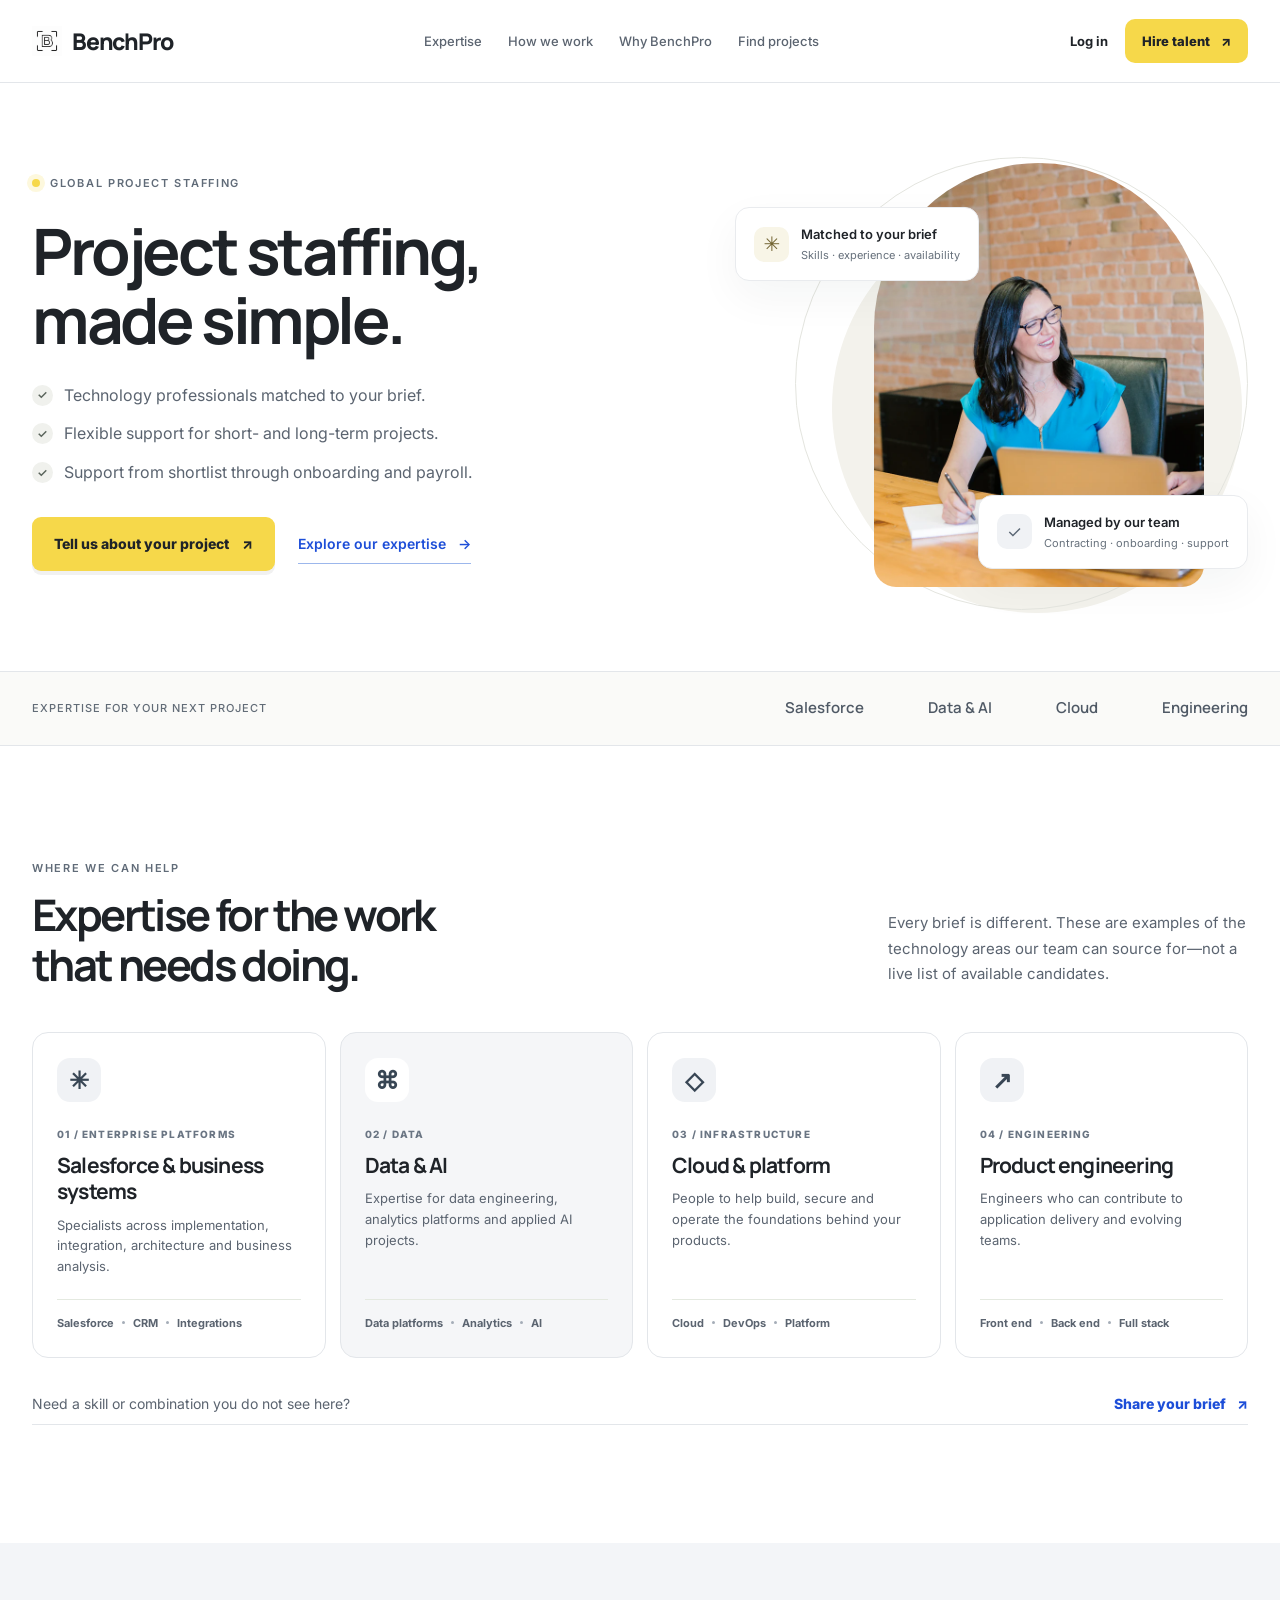
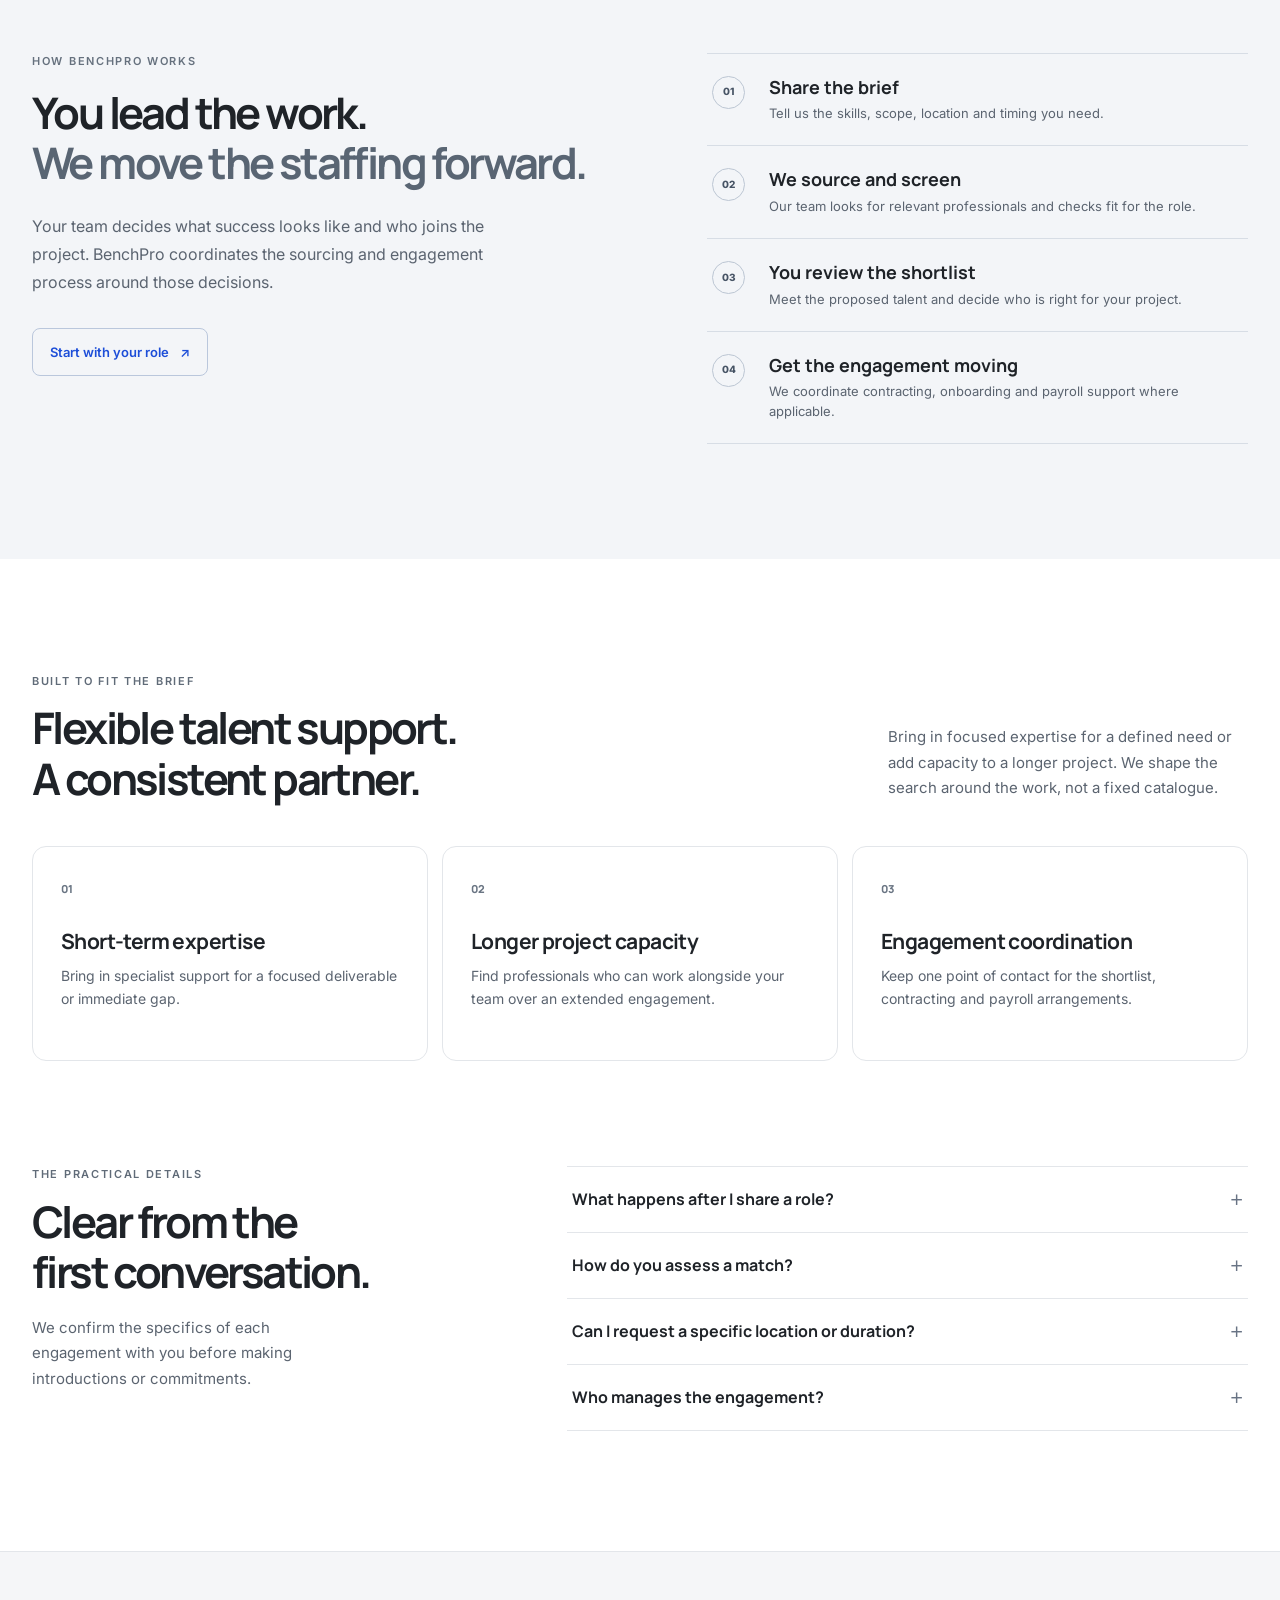
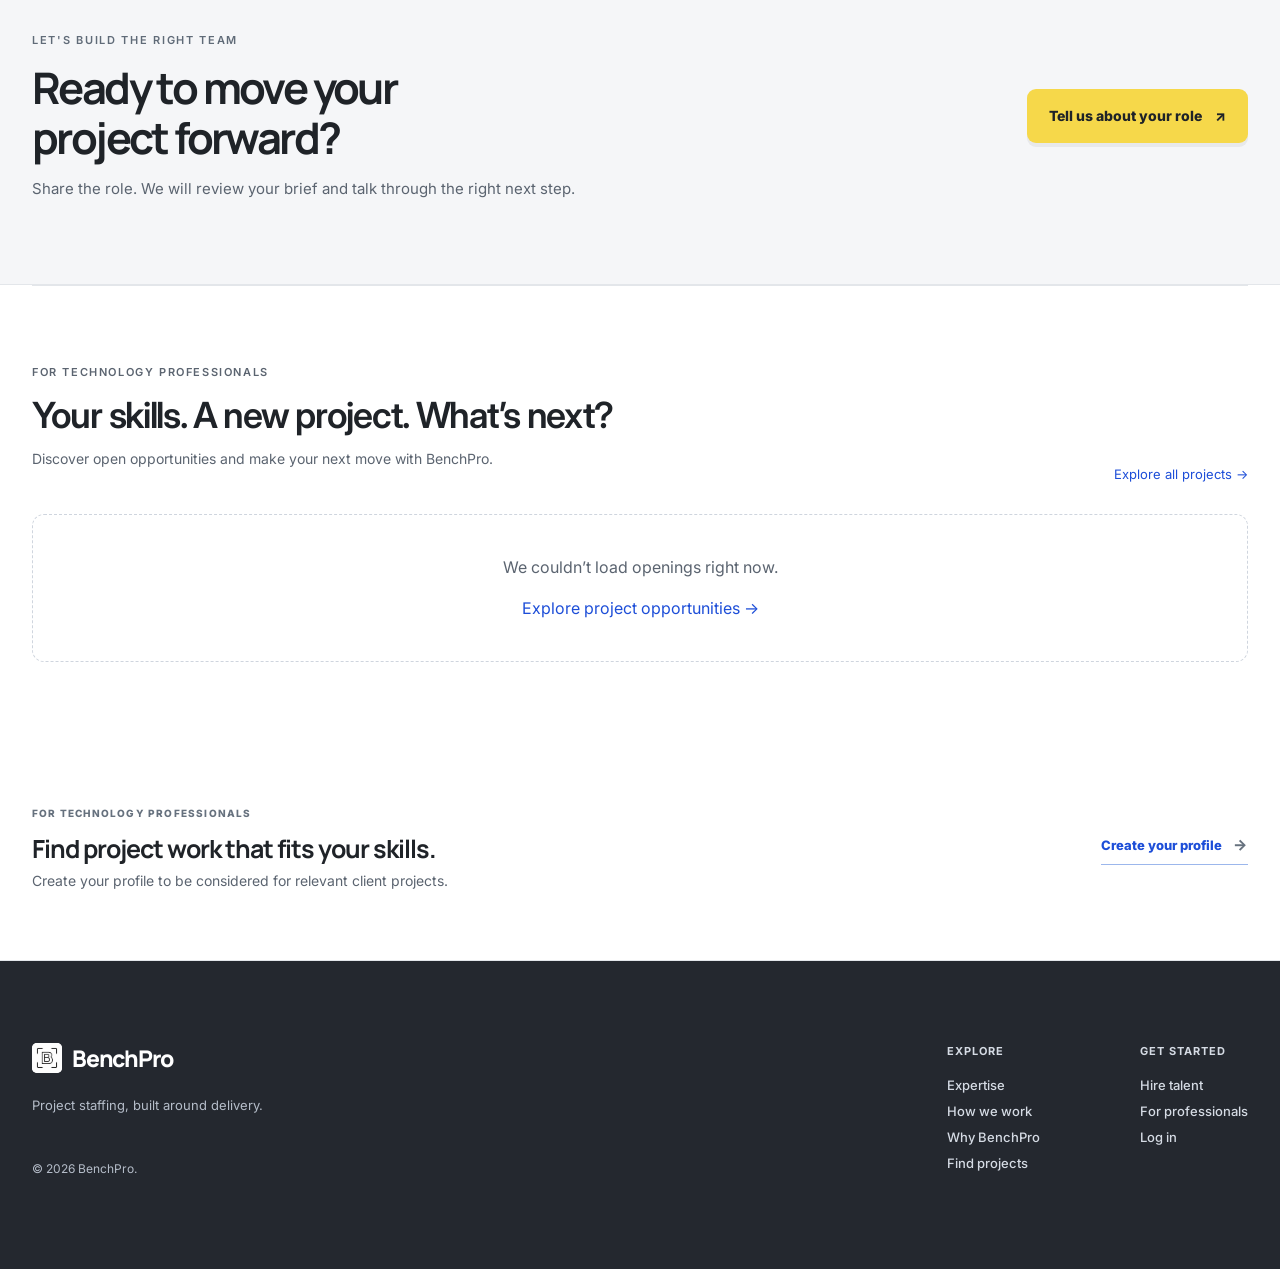
<file: index.html>
<!doctype html>
<html lang="en">
<head>
  <meta charset="utf-8" />
  <meta name="viewport" content="width=device-width, initial-scale=1" />
  <meta name="theme-color" content="#ffffff" />
  <meta name="description" content="BenchPro helps companies source and onboard technology professionals for project work, with a managed path from brief to shortlist, contracting and payroll." />
  <meta property="og:title" content="BenchPro — Project staffing, made simple" />
  <meta property="og:description" content="Technology talent matched to your project brief, with one partner from shortlist through onboarding." />
  <meta property="og:type" content="website" />
  <meta property="og:image" content="https://www.benchpro.in/images/benchpro-logo.png" />
  <title>BenchPro — Project staffing, made simple</title>
  <link rel="icon" type="image/png" href="images/benchpro-logo.png">
  <link rel="stylesheet" href="brand.css">
  <link rel="preconnect" href="https://fonts.googleapis.com">
  <link rel="preconnect" href="https://fonts.gstatic.com" crossorigin>
  <link href="https://fonts.googleapis.com/css2?family=DM+Sans:wght@400;500;600;700&family=Manrope:wght@400;500;600;700;800&display=swap" rel="stylesheet">
  <style>
    :root{--ink:#172a26;--muted:#71807a;--green:#bde578;--deep:#1e3e35;--paper:#f7f8f5;--line:#e7eae4;--white:#fff;--orange:#f4a16c;--shadow:0 18px 55px rgba(29,54,45,.08)}
    *{box-sizing:border-box} body{margin:0;background:var(--paper);color:var(--ink);font:15px 'DM Sans',sans-serif} button,input,select{font:inherit} button{cursor:pointer} a{color:inherit;text-decoration:none}.shell{width:min(1180px,calc(100% - 48px));margin:auto}
    header{height:82px;display:flex;align-items:center;justify-content:space-between;border-bottom:1px solid #e9ece6}.brand{font:800 23px Manrope,sans-serif;letter-spacing:-1.3px;display:flex;gap:9px;align-items:center}.brand-mark{width:25px;height:25px;background:var(--green);border-radius:8px 8px 8px 2px;position:relative}.brand-mark:after{content:'';position:absolute;width:7px;height:7px;border:2px solid var(--deep);border-radius:50%;right:4px;top:4px}.nav{display:flex;gap:35px;align-items:center;color:#596761;font-weight:600;font-size:14px}.nav a:hover{color:var(--deep)}.actions{display:flex;align-items:center;gap:19px}.login-button{display:inline-flex;align-items:center;justify-content:center;padding:11px 17px;border:1px solid rgba(24,59,51,.16);border-radius:10px;background:radial-gradient(150% 267% at 50% 50%, #FFDC00 0%, #F6FF66 100%);color:var(--deep);font-weight:800;font-size:13px;white-space:nowrap;transition:background .15s,transform .15s}.login-button:hover{background:radial-gradient(150% 267% at 50% 50%, #FFDC00 0%, #F6FF66 100%);transform:translateY(-1px)}.login{font-weight:600;font-size:14px}.btn{border:0;border-radius:10px;background:var(--deep);color:white;padding:13px 19px;font-weight:700;font-size:13px;transition:transform .15s,background .15s}.btn:hover{background:#31594c;transform:translateY(-1px)}.btn.light{background:#fff;color:var(--deep);border:1px solid var(--line)}.btn.light:hover{background:#f1f4ed}.menu{display:none;background:none;border:0;font-size:23px;color:var(--deep)}
    .hero{display:grid;grid-template-columns:1.06fr .94fr;align-items:center;gap:45px;padding:66px 0 52px;min-height:485px}.eyebrow{display:inline-flex;align-items:center;gap:8px;padding:8px 12px;border-radius:30px;background:#edf4e4;color:#4c6941;font-size:11px;font-weight:700;letter-spacing:.5px;text-transform:uppercase}.eyebrow i{width:7px;height:7px;background:#88b952;border-radius:50%}h1,h2,h3,p{margin-top:0}h1{font:700 clamp(43px,5.2vw,66px)/1.06 Manrope,sans-serif;letter-spacing:-3.7px;margin:20px 0 19px;max-width:600px}h1 em{font-style:normal;color:#6f9d4b}.hero-copy{font-size:16px;color:var(--muted);line-height:1.7;max-width:505px;margin-bottom:25px}.hero-points{list-style:none;padding:0;display:grid;gap:12px}.hero-points li{display:flex;align-items:flex-start;gap:10px;font-size:15px;line-height:1.55;color:var(--muted)}.hero-points li:before{content:'✓';flex:0 0 20px;width:20px;height:20px;border-radius:50%;display:grid;place-items:center;background:#edf4e4;color:#5f8a3f;font-size:12px;font-weight:700;margin-top:1px}.hero-ctas{display:flex;gap:11px;align-items:center}.hero-ctas .btn{padding:15px 20px}.hero-ctas .btn:not(.light){background:radial-gradient(150% 267% at 50% 50%, #FFDC00 0%, #F6FF66 100%);color:var(--deep)}.hero-ctas .btn:not(.light):hover{background:radial-gradient(150% 267% at 50% 50%, #FFDC00 0%, #F6FF66 100%);transform:translateY(-1px)}.proof{display:flex;align-items:center;gap:12px;margin-top:31px;color:#66746e;font-size:12px}.avatars{display:flex;padding-left:4px}.avatars img{width:28px;height:28px;border-radius:50%;object-fit:cover;border:2px solid var(--paper);margin-left:-5px}.proof strong{color:var(--ink)}
    .visual{height:350px;position:relative;display:flex;align-items:center;justify-content:center}.blob{position:absolute;width:290px;height:290px;border-radius:50%;background:#e3efcf;right:34px;top:27px}.orbit{position:absolute;width:335px;height:335px;border:1px dashed #cdd8c2;border-radius:50%;right:10px;top:4px}.visual-photo{position:absolute;right:68px;top:12px;width:237px;height:318px;object-fit:cover;object-position:center;border-radius:125px 125px 18px 18px;z-index:1}.float-card{position:absolute;z-index:2;background:white;border:1px solid #eef0eb;border-radius:13px;padding:13px 15px;box-shadow:var(--shadow)}.match-card{left:6px;top:54px;display:flex;gap:10px;align-items:center}.match-icon{width:34px;height:34px;background:#eff6e4;border-radius:10px;display:grid;place-items:center;color:#5f8a3f;font-weight:bold}.float-card strong{font:700 12px Manrope}.float-card small{display:block;color:var(--muted);font-size:10px;margin-top:3px}.rate-card{right:0;bottom:33px}.rate-card span{color:#79a456;font-size:12px;font-weight:bold}.online-card{left:26px;bottom:62px}.online-card b{color:#77a94d}.sparkle{position:absolute;right:40px;top:0;color:#8fae62;font-size:26px}
    .trusted{border-top:1px solid var(--line);border-bottom:1px solid var(--line);padding:22px 0;display:flex;align-items:center;justify-content:space-between;color:#929b95;font-size:11px;font-weight:700;letter-spacing:.6px;text-transform:uppercase}.logos{display:flex;align-items:center;gap:38px;color:#65726b;font:700 15px Manrope;letter-spacing:-.5px}.logos span:nth-child(2){font-weight:500;font-family:Georgia,serif;font-style:italic}.logos span:nth-child(3){letter-spacing:1.3px;font-size:13px}.logos span:nth-child(4){font-size:14px}.section{padding:72px 0 82px}.section-head{display:flex;justify-content:space-between;align-items:end;margin-bottom:23px}.kicker{font-weight:700;color:#84a95f;font-size:11px;text-transform:uppercase;letter-spacing:1px;margin-bottom:10px}h2{font:700 33px Manrope;letter-spacing:-1.4px;margin-bottom:7px}.section-head p{color:var(--muted);margin:0;font-size:14px}.text-link{font-weight:700;color:#567d3c;font-size:13px}.search-panel{background:#fff;border:1px solid var(--line);border-radius:13px;padding:11px;display:grid;grid-template-columns:1.6fr .8fr .8fr auto;gap:8px;box-shadow:0 7px 26px rgba(37,57,42,.04);margin-bottom:17px}.field{display:flex;align-items:center;gap:10px;border-right:1px solid var(--line);padding:0 12px}.field span{font-size:16px;color:#77877e}.field input,.field select{border:0;outline:0;width:100%;color:var(--ink);background:transparent;font-size:13px}.field select{appearance:none}.search-panel .btn{padding:13px 22px}.filters{display:flex;gap:8px;margin-bottom:26px;align-items:center}.filter{border:1px solid #e3e8df;background:transparent;border-radius:30px;padding:8px 13px;color:#69766f;font-size:11px;font-weight:600}.filter.active,.filter:hover{background:#eaf2de;color:#456436;border-color:#eaf2de}.results{font-size:12px;color:#87938c;margin-left:auto}.cards{display:grid;grid-template-columns:repeat(3,1fr);gap:15px}.talent-card{background:white;border:1px solid var(--line);border-radius:14px;padding:18px;transition:box-shadow .2s,transform .2s;cursor:pointer}.talent-card:hover{box-shadow:var(--shadow);transform:translateY(-3px)}.card-top{display:flex;align-items:flex-start;justify-content:space-between}.person{display:flex;gap:11px;align-items:center}.person img{width:48px;height:48px;border-radius:50%;object-fit:cover}.person h3{font:700 14px Manrope;margin:0 0 3px}.person p{font-size:11px;color:var(--muted);margin:0}.save{border:1px solid var(--line);background:#fff;border-radius:50%;width:32px;height:32px;color:#718078;font-size:17px}.save.saved{color:#da7c54;background:#fff2ec;border-color:#f7dfd2}.rating{font-size:11px;color:#869088;margin:15px 0 12px}.rating strong{color:var(--ink)}.rating b{color:#d79a40}.tags{display:flex;gap:6px;flex-wrap:wrap;margin:0 0 15px}.tag{background:#f3f5f1;color:#617067;padding:6px 9px;border-radius:5px;font-size:10px;font-weight:600}.tag.extra{background:#f9f0e9;color:#a16d4a}.card-bottom{padding-top:13px;border-top:1px solid #eff1ed;display:flex;justify-content:space-between;align-items:center}.location{color:#76837d;font-size:11px}.price{font:700 14px Manrope}.price small{font:400 10px 'DM Sans';color:#929b95}.availability{font-size:10px;color:#638a46;font-weight:700;margin-top:11px}.availability:before{content:'';display:inline-block;width:6px;height:6px;background:#82b154;border-radius:50%;margin-right:6px}.empty{display:none;text-align:center;padding:38px;background:#fff;border-radius:14px;color:var(--muted)}
    .bottom-cta{background:radial-gradient(150% 267% at 50% 50%, #FFDC00 0%, #F6FF66 100%);color:var(--deep);border-radius:18px;padding:35px 40px;display:flex;justify-content:space-between;align-items:center;margin:0 0 70px;position:relative;overflow:hidden}.bottom-cta:after{content:'';position:absolute;width:210px;height:210px;border:1px solid rgba(24,59,51,.14);border-radius:50%;right:28%;top:-140px}.bottom-cta h2{font-size:26px;margin:0 0 7px;position:relative;z-index:1}.bottom-cta p{margin:0;color:#43544D;font-size:13px;position:relative;z-index:1}.bottom-cta .btn{background:var(--green);color:#253c2f;position:relative;z-index:1}.bottom-cta .btn:hover{background:#cdefa0}footer{border-top:1px solid var(--line);padding:24px 0 34px;color:#849088;font-size:11px;display:flex;justify-content:space-between}.footer-links{display:flex;gap:20px}
    .steps-grid{display:grid;grid-template-columns:repeat(4,1fr);gap:13px;margin-top:24px}.step{background:#fff;border:1px solid var(--line);border-radius:13px;padding:19px;min-height:145px}.step-num{color:#82a85b;font:700 12px Manrope;margin-bottom:18px}.step h3{font:700 14px Manrope;margin:0 0 8px}.step p{font-size:12px;color:var(--muted);line-height:1.55;margin:0}
    .modal-wrap{display:none;position:fixed;inset:0;background:rgba(22,39,32,.42);z-index:10;align-items:center;justify-content:center;padding:20px}.modal-wrap.open{display:flex}.modal{background:#fff;border-radius:18px;width:min(480px,100%);padding:27px;position:relative;box-shadow:0 25px 80px #172a2630}.modal-close{position:absolute;right:17px;top:15px;border:0;background:none;font-size:22px;color:#66736c}.modal-head{display:flex;gap:13px;align-items:center;margin:7px 0 17px}.modal-head img{width:60px;height:60px;border-radius:50%;object-fit:cover}.modal h3{font:700 19px Manrope;margin:0 0 5px}.modal p{font-size:13px;color:var(--muted);line-height:1.6}.modal .tags{margin-top:15px}.modal-action{width:100%;margin-top:9px}
    @media(max-width:800px){.nav{gap:17px}.hero{gap:15px}.visual{transform:scale(.88);transform-origin:center right;margin-left:-40px}.search-panel{grid-template-columns:1fr 1fr}.field:nth-child(2){border-right:0}.cards{grid-template-columns:repeat(2,1fr)}.trusted{gap:15px}.logos{gap:19px}.steps-grid{grid-template-columns:repeat(2,1fr)}}
    @media(max-width:600px){.shell{width:calc(100% - 34px)}header{height:69px}.nav{display:none;position:absolute;left:0;right:0;top:69px;background:var(--paper);padding:20px 24px;z-index:5;border-bottom:1px solid var(--line);flex-direction:column;align-items:flex-start}.nav.open{display:flex}.actions{gap:8px}.actions .login{display:none}.login-button{padding:10px 12px;font-size:11px}.actions>.btn{padding:11px 13px;font-size:11px}.menu{display:block}.hero{display:flex;flex-direction:column;align-items:flex-start;padding:44px 0 24px;gap:0}.hero-copy{font-size:14px}h1{font-size:47px}.visual{align-self:center;width:100%;height:300px;margin:4px 0 0;transform:scale(.88);transform-origin:center}.trusted{display:block;text-align:center;line-height:1.7}.logos{justify-content:center;flex-wrap:wrap;gap:12px 22px;margin-top:12px}.section{padding:54px 0}.section-head{align-items:flex-start;gap:15px}.section-head>div:nth-child(2){display:none}h2{font-size:27px}.section-head p{font-size:12px}.search-panel{grid-template-columns:1fr;gap:3px;padding:9px}.field{height:42px;border-right:0;border-bottom:1px solid var(--line)}.field:nth-child(2){border-bottom:1px solid var(--line)}.search-panel .btn{margin-top:4px}.filters{overflow:auto;padding-bottom:5px;flex-wrap:nowrap}.filter{white-space:nowrap}.results{display:none}.cards{grid-template-columns:1fr}.talent-card{padding:17px}.steps-grid{grid-template-columns:1fr 1fr;gap:8px}.step{padding:14px;min-height:152px}.bottom-cta{padding:27px 22px;display:block;margin-bottom:45px}.bottom-cta h2{font-size:23px;max-width:280px}.bottom-cta p{line-height:1.6;max-width:280px;margin-bottom:16px}.footer-links{gap:12px}footer{gap:15px;line-height:1.6}}
  </style>
  <style>
    .modal{max-height:calc(100vh - 40px);overflow:auto}.form-grid{display:grid;grid-template-columns:repeat(2,minmax(0,1fr));gap:0 9px}.intake-required-field{min-width:0;display:flex;flex-direction:column}.intake-required-field.full{grid-column:1/-1}.intake-required-field .form-field{margin-bottom:3px}.intake-field-error{display:block;color:#a33b32;font-size:11px;line-height:1.35;margin:0 1px 8px}.intake-field-error[hidden]{display:none}.role-details-error{margin:1px 0 10px}.form-field{width:100%;min-width:0;padding:13px;border:1px solid #e4e8e1;border-radius:9px;margin:4px 0 10px;background:#fff;color:var(--ink);font:inherit}.form-field:focus{outline:2px solid #89ac62;outline-offset:1px}.form-field.full{grid-column:1/-1}.form-field::placeholder,.form-field.is-placeholder{color:#89958e}.form-field.is-placeholder,select.form-field.is-placeholder{-webkit-text-fill-color:#89958e!important;color:#89958e!important}.form-field.is-placeholder option:not([value=""]){color:var(--ink);-webkit-text-fill-color:var(--ink)}@media(max-width:480px){.form-grid{grid-template-columns:1fr}.form-field.full{grid-column:auto}}
    .jd-upload{grid-column:1/-1;margin:2px 0 10px}.jd-upload-label{font-size:12px;font-weight:700;color:var(--ink);margin:0 0 7px}.jd-dropzone{border:1px dashed #b9c8b4;border-radius:10px;background:#fbfcf9;padding:15px;display:flex;align-items:center;justify-content:space-between;gap:12px;color:var(--muted);font-size:12px;cursor:pointer}.jd-dropzone:hover,.jd-dropzone:focus,.jd-dropzone.dragover{border-color:#789c58;background:#f4f8ee;outline:2px solid #89ac6240}.jd-drop-copy strong{display:block;color:var(--ink);font-size:13px;margin-bottom:3px}.jd-drop-actions{display:flex;align-items:center;gap:8px;flex:none}.jd-file-name{font-size:11px;color:var(--deep);font-weight:700;overflow-wrap:anywhere}.jd-upload-note{font-size:10px;color:var(--muted);margin:6px 0 0}.jd-file-button,.jd-remove-button{border:1px solid var(--line);border-radius:7px;background:white;padding:8px 10px;color:var(--deep);font-size:11px;font-weight:700;cursor:pointer}.jd-remove-button{color:#8a493b}.@media(max-width:480px){.jd-upload{grid-column:auto}.jd-dropzone{align-items:flex-start;flex-direction:column}.jd-drop-actions{width:100%;justify-content:space-between}}
    .date-field{position:relative;min-width:0}.date-field:before{content:attr(data-placeholder);position:absolute;z-index:1;left:14px;top:17px;color:#89958e;font-size:15px;line-height:1;pointer-events:none}.date-field:not(.has-value):not(:focus-within) input{color:transparent}.date-field:focus-within:before,.date-field.has-value:before{display:none}
  </style>
  <link rel="stylesheet" href="homepage.css?v=20261027-hero" />
  <link rel="stylesheet" href="homepage-neutral.css?v=20261027-hero">
  <link rel="stylesheet" href="projects.css">
</head>
<body>
  <header class="home-header">
    <div class="shell home-header-inner">
      <a class="brand" href="#top" aria-label="BenchPro home"><img class="brand-logo" src="images/benchpro-logo.png" alt="">BenchPro</a>
      <nav class="nav" id="nav" aria-label="Main navigation"><a href="#expertise">Expertise</a><a href="#how">How we work</a><a href="#advantage">Why BenchPro</a><a href="projects.html">Find projects</a></nav>
      <div class="actions"><a class="home-login" href="login.html">Log in</a><button class="btn home-header-cta" type="button" data-modal="employer">Hire talent <span aria-hidden="true">↗</span></button><button class="menu" id="menu" type="button" aria-label="Open menu" aria-controls="nav" aria-expanded="false">☰</button></div>
    </div>
  </header>
  <main id="top">
    <section class="home-hero shell" aria-labelledby="home-hero-title">
      <div class="home-hero-copy">
        <div class="home-eyebrow"><span aria-hidden="true"></span> Global project staffing</div>
        <h1 id="home-hero-title">Project staffing,<br>made simple.</h1>
        <ul class="home-hero-benefits">
          <li><span aria-hidden="true">✓</span>Technology professionals matched to your brief.</li>
          <li><span aria-hidden="true">✓</span>Flexible support for short- and long-term projects.</li>
          <li><span aria-hidden="true">✓</span>Support from shortlist through onboarding and payroll.</li>
        </ul>
        <div class="home-hero-actions"><button class="btn home-primary" type="button" data-modal="employer">Tell us about your project <span aria-hidden="true">↗</span></button><a class="home-secondary" href="#expertise">Explore our expertise <span aria-hidden="true">→</span></a></div>
      </div>
      <div class="home-hero-visual">
        <img class="home-hero-photo" src="images/project-professional.webp" width="700" height="900" fetchpriority="high" alt="A professional working at a laptop in a collaborative office">
        <div class="home-hero-card home-hero-card-match"><span class="home-hero-card-icon" aria-hidden="true">✳</span><div><strong>Matched to your brief</strong><small>Skills · experience · availability</small></div></div>
        <div class="home-hero-card home-hero-card-managed"><span class="home-hero-card-icon" aria-hidden="true">✓</span><div><strong>Managed by our team</strong><small>Contracting · onboarding · support</small></div></div>
      </div>
    </section>
    <div class="home-specialties"><div class="shell home-specialties-inner"><p>Expertise for your next project</p><ul aria-label="Technology specialities"><li>Salesforce</li><li>Data &amp; AI</li><li>Cloud</li><li>Engineering</li></ul></div></div>
    <section class="home-section shell" id="expertise">
      <div class="home-section-head"><div><div class="home-label">WHERE WE CAN HELP</div><h2>Expertise for the work<br>that needs doing.</h2></div><p>Every brief is different. These are examples of the technology areas our team can source for—not a live list of available candidates.</p></div>
      <div class="home-expertise-grid">
        <article class="home-expertise-card"><div class="home-expertise-icon" aria-hidden="true">✳</div><span>01 / ENTERPRISE PLATFORMS</span><h3>Salesforce &amp; business systems</h3><p>Specialists across implementation, integration, architecture and business analysis.</p><div>Salesforce <i></i> CRM <i></i> Integrations</div></article>
        <article class="home-expertise-card"><div class="home-expertise-icon" aria-hidden="true">⌘</div><span>02 / DATA</span><h3>Data &amp; AI</h3><p>Expertise for data engineering, analytics platforms and applied AI projects.</p><div>Data platforms <i></i> Analytics <i></i> AI</div></article>
        <article class="home-expertise-card"><div class="home-expertise-icon" aria-hidden="true">◇</div><span>03 / INFRASTRUCTURE</span><h3>Cloud &amp; platform</h3><p>People to help build, secure and operate the foundations behind your products.</p><div>Cloud <i></i> DevOps <i></i> Platform</div></article>
        <article class="home-expertise-card"><div class="home-expertise-icon" aria-hidden="true">↗</div><span>04 / ENGINEERING</span><h3>Product engineering</h3><p>Engineers who can contribute to application delivery and evolving teams.</p><div>Front end <i></i> Back end <i></i> Full stack</div></article>
      </div>
      <div class="home-expertise-foot"><span>Need a skill or combination you do not see here?</span><button type="button" data-modal="employer">Share your brief <span aria-hidden="true">↗</span></button></div>
    </section>
    <section class="home-process" id="how"><div class="shell home-process-inner"><div class="home-process-intro"><div class="home-label">HOW BENCHPRO WORKS</div><h2>You lead the work.<br><em>We move the staffing forward.</em></h2><p>Your team decides what success looks like and who joins the project. BenchPro coordinates the sourcing and engagement process around those decisions.</p><button class="home-process-link" type="button" data-modal="employer">Start with your role <span aria-hidden="true">↗</span></button></div><div class="home-process-steps"><article><span>01</span><div><h3>Share the brief</h3><p>Tell us the skills, scope, location and timing you need.</p></div></article><article><span>02</span><div><h3>We source and screen</h3><p>Our team looks for relevant professionals and checks fit for the role.</p></div></article><article><span>03</span><div><h3>You review the shortlist</h3><p>Meet the proposed talent and decide who is right for your project.</p></div></article><article><span>04</span><div><h3>Get the engagement moving</h3><p>We coordinate contracting, onboarding and payroll support where applicable.</p></div></article></div></div></section>
    <section class="home-section shell home-models" id="advantage"><div class="home-section-head"><div><div class="home-label">BUILT TO FIT THE BRIEF</div><h2>Flexible talent support.<br>A consistent partner.</h2></div><p>Bring in focused expertise for a defined need or add capacity to a longer project. We shape the search around the work, not a fixed catalogue.</p></div><div class="home-model-grid"><article><span>01</span><h3>Short-term expertise</h3><p>Bring in specialist support for a focused deliverable or immediate gap.</p></article><article><span>02</span><h3>Longer project capacity</h3><p>Find professionals who can work alongside your team over an extended engagement.</p></article><article><span>03</span><h3>Engagement coordination</h3><p>Keep one point of contact for the shortlist, contracting and payroll arrangements.</p></article></div></section>
    <section class="home-questions shell"><div><div class="home-label">THE PRACTICAL DETAILS</div><h2>Clear from the<br>first conversation.</h2><p>We confirm the specifics of each engagement with you before making introductions or commitments.</p></div><div class="home-questions-list"><details><summary>What happens after I share a role?</summary><p>Our team reviews the brief, follows up on any missing detail and discusses the search and next steps with you.</p></details><details><summary>How do you assess a match?</summary><p>We consider the required skills and experience alongside project scope, timing and working arrangements. You review and select from the proposed shortlist.</p></details><details><summary>Can I request a specific location or duration?</summary><p>Yes. Add these requirements to the brief. We will confirm what is feasible for the role and the locations involved.</p></details><details><summary>Who manages the engagement?</summary><p>Your team directs the project work. BenchPro coordinates the talent engagement, with contracting and payroll support agreed for each assignment.</p></details></div></section>
    <section class="home-final"><div class="shell home-final-inner"><div><div class="home-label">LET'S BUILD THE RIGHT TEAM</div><h2>Ready to move your<br>project forward?</h2><p>Share the role. We will review your brief and talk through the right next step.</p></div><button class="btn home-primary" type="button" data-modal="employer">Tell us about your role <span aria-hidden="true">↗</span></button></div></section>
    <section class="project-home shell" id="projects" aria-labelledby="projectsHeading"><div class="project-home-heading"><div><span class="project-kicker">FOR TECHNOLOGY PROFESSIONALS</span><h2 id="projectsHeading">Your skills. A new project. What’s next?</h2><p>Discover open opportunities and make your next move with BenchPro.</p></div><a href="projects.html">Explore all projects →</a></div><div id="homeProjects" class="project-grid" aria-busy="true" aria-live="polite"><p>Loading project opportunities…</p></div></section>
    <section class="home-professionals shell" id="professionals"><div><span>FOR TECHNOLOGY PROFESSIONALS</span><h2>Find project work that fits your skills.</h2><p>Create your profile to be considered for relevant client projects.</p></div><a href="candidate.html">Create your profile <span aria-hidden="true">→</span></a></section>
  </main>
  <footer class="home-footer"><div class="shell home-footer-inner"><div><a class="brand" href="#top" aria-label="BenchPro home"><img class="brand-logo" src="images/benchpro-logo.png" alt="">BenchPro</a><p>Project staffing, built around delivery.</p><small>© 2026 BenchPro.</small></div><div class="home-footer-links"><div><strong>Explore</strong><a href="#expertise">Expertise</a><a href="#how">How we work</a><a href="#advantage">Why BenchPro</a><a href="projects.html">Find projects</a></div><div><strong>Get started</strong><button type="button" data-modal="employer">Hire talent</button><a href="candidate.html">For professionals</a><a href="login.html">Log in</a></div></div></div></footer>
  <div class="modal-wrap" id="modalWrap" role="dialog" aria-modal="true" aria-labelledby="modalTitle"><div class="modal"><button class="modal-close" aria-label="Close">×</button><div id="modalContent"></div></div></div>
  <script>
    const SUPABASE_URL = 'https://ttmkcmeqiawrzbvymhal.supabase.co';
    const SUPABASE_PUBLISHABLE_KEY = 'sb_publishable_kYY2o5gsLpUww-bgH0az4A_nQhdMiaN';
    const authCallback = new URLSearchParams(window.location.hash.slice(1));
    if ((authCallback.get('type') === 'invite' && authCallback.has('access_token')) || authCallback.has('error_code')) {
      window.location.replace('/admin.html' + window.location.hash);
    }
    const wrap=document.getElementById('modalWrap'),content=document.getElementById('modalContent');
    let previousFocus=null;
    function closeModal(){wrap.classList.remove('open');document.body.classList.remove('home-modal-open');if(previousFocus?.isConnected)previousFocus.focus();previousFocus=null}
    function openJoin(mode){
      if(mode==='join'||mode==='login'){
        content.innerHTML=`<div class="kicker">${mode==='login'?'Welcome back':'Global project staffing'}</div><h3 id="modalTitle">${mode==='login'?'Log in':'How can BenchPro help?'}</h3><p>${mode==='login'?'Use your BenchPro credentials. Candidates and client users sign in with the same account.':'Tell us whether you need talent or want to join our managed professional network.'}</p>${mode==='login'?'<a class="btn modal-action" href="client.html">Continue to BenchPro&nbsp; →</a><p style="font-size:11px;text-align:center;margin-top:12px">Talent profile? <a class="text-link" href="candidate.html?mode=login">Sign in here</a></p>':'<button class="btn modal-action" data-modal="employer">I’m hiring for a project&nbsp; →</button><button class="btn light modal-action" data-modal="worker">I’m a technology professional</button>'}<p style="font-size:10px;text-align:center;margin:14px 0 0">Short, mid, or long-term project staffing.</p>`;
      } else if(mode==='employer'||mode==='worker'){
        const worker=mode==='worker';
      content.innerHTML=worker?`<div class="kicker">For technology professionals</div><h3 id="modalTitle">Join the BenchPro talent network</h3><p>Create a private profile so our recruiting team can consider you for suitable project opportunities. Your details are not published as a public resume.</p><a class="btn modal-action" href="candidate.html">Create your candidate profile&nbsp; →</a><p style="font-size:11px;text-align:center;margin-top:13px">Already registered? <a class="text-link" href="candidate.html">Sign in to your profile</a></p>`:`<div class="kicker">Project staffing request</div><h3 id="modalTitle">Tell us about the role</h3><p>Share your brief. We’ll take it from there.</p><form data-form="employer" novalidate>
          <div style="position:absolute;left:-10000px;width:1px;height:1px;overflow:hidden" aria-hidden="true"><label>Leave this field blank<input name="website" tabindex="-1" autocomplete="off"></label></div>
          <div class="form-grid">
            <div class="intake-required-field"><input required class="form-field" name="contact_name" autocomplete="name" placeholder="Your name" aria-label="Your name" aria-describedby="contact-name-error"><small class="intake-field-error" id="contact-name-error" data-field-error="contact_name" role="alert" hidden></small></div>
            <div class="intake-required-field"><input required class="form-field" name="company_name" autocomplete="organization" placeholder="Company name" aria-label="Company name" aria-describedby="company-name-error"><small class="intake-field-error" id="company-name-error" data-field-error="company_name" role="alert" hidden></small></div>
            <div class="intake-required-field"><input required class="form-field" name="work_email" type="email" autocomplete="email" placeholder="Work email" aria-label="Work email" aria-describedby="work-email-error"><small class="intake-field-error" id="work-email-error" data-field-error="work_email" role="alert" hidden></small></div>
            <div class="intake-required-field full"><input required class="form-field" name="role_or_skills" placeholder="Role or key skills" aria-label="Role or key skills" aria-describedby="role-skills-error"><small class="intake-field-error" id="role-skills-error" data-field-error="role_or_skills" role="alert" hidden></small></div>
            <textarea class="form-field full" name="project_details" placeholder="A few details about the project or experience needed" aria-label="Project details" rows="3" style="resize:vertical"></textarea>
            <div class="jd-upload">
              <div class="jd-upload-label">Role details <span style="font-weight:400;color:var(--muted)">(type details above or attach a JD)</span></div>
              <input class="jd-file-input" name="jd_file" type="file" accept=".pdf,.doc,.docx,application/pdf,application/msword,application/vnd.openxmlformats-officedocument.wordprocessingml.document" hidden>
              <div class="jd-dropzone" tabindex="0" role="button" aria-label="Choose or drop a role description file">
                <div class="jd-drop-copy"><strong>Drop the role description here</strong><span>PDF, DOC or DOCX · up to 10 MB</span></div>
                <div class="jd-drop-actions"><span class="jd-file-name" aria-live="polite"></span><button class="jd-file-button" type="button">Choose file</button><button class="jd-remove-button" type="button" hidden>Remove</button></div>
              </div>
              <p class="jd-upload-note">Your JD is securely stored and available only to the BenchPro team.</p>
              <p class="intake-field-error role-details-error" data-role-details-error role="alert" hidden>Enter a few project details or attach a role description.</p>
            </div>
            <details class="home-more-details full"><summary>Add timing and company details <span>(optional)</span></summary><div class="home-more-details-grid"><input class="form-field" name="designation" autocomplete="organization-title" placeholder="Your designation" aria-label="Your designation"><input class="form-field" name="phone_number" type="tel" autocomplete="tel" placeholder="Phone with country code" aria-label="Phone number with country code"><select class="form-field intake-select is-placeholder" name="company_size" aria-label="Company size"><option value="">Company size</option><option value="1-10">1–10 employees</option><option value="11-50">11–50 employees</option><option value="51-200">51–200 employees</option><option value="201-500">201–500 employees</option><option value="501-1000">501–1,000 employees</option><option value="1001-5000">1,001–5,000 employees</option><option value="5001-10000">5,001–10,000 employees</option><option value="10001+">10,001+ employees</option><option value="prefer_not_to_say">Prefer not to say</option></select><select class="form-field intake-select is-placeholder" name="business_type" aria-label="Industry"><option value="">Industry</option><option>IT Services &amp; Consulting</option><option>Software / SaaS</option><option>Financial Services &amp; Fintech</option><option>Healthcare &amp; Life Sciences</option><option>Manufacturing &amp; Industrial</option><option>Retail &amp; Consumer</option><option>Transportation &amp; Logistics</option><option>Telecom &amp; Media</option><option>Energy &amp; Utilities</option><option>Government &amp; Education</option><option>Other</option></select><select class="form-field intake-select is-placeholder" name="project_duration" aria-label="Project duration"><option value="">Project duration</option><option>Short-term (up to 3 months)</option><option>Mid-term (3–12 months)</option><option>Long-term (12+ months)</option><option>Flexible / not sure yet</option></select><div class="date-field" data-placeholder="Start date"><input class="form-field" name="target_start_date" type="date" aria-label="Start date" title="Start date"></div><input class="form-field full" name="work_location_timezone" placeholder="Work location or time zone" aria-label="Work location or time zone"></div></details>
          </div>
          <p data-form-error role="alert" hidden style="font-size:12px;color:#a33b32;margin:4px 0 10px">We couldn’t send your request. Please try again.</p>
          <button class="btn modal-action" type="submit">Send staffing request&nbsp; →</button>
        </form>`;
      } else if(mode==='contact'){
        content.innerHTML=`<div class="kicker">A good connection starts here</div><h3 id="modalTitle">Start a conversation</h3><p>Share a little about your project and we’ll help you take the next step.</p><form data-form="contact"><input required type="email" placeholder="Your email" style="width:100%;padding:13px;border:1px solid #e4e8e1;border-radius:9px;margin:4px 0 10px"><textarea required placeholder="What are you working on?" rows="4" style="width:100%;resize:vertical;padding:13px;border:1px solid #e4e8e1;border-radius:9px;margin:4px 0 10px;font:inherit"></textarea><button class="btn modal-action">Send project inquiry&nbsp; →</button></form>`;
      }
      if(!wrap.classList.contains('open'))previousFocus=document.activeElement;
      wrap.classList.add('open');document.body.classList.add('home-modal-open');
      wrap.querySelector('.modal-close').focus();
    }
    document.body.addEventListener('click',e=>{const trigger=e.target.closest('[data-modal]');if(trigger){e.preventDefault();openJoin(trigger.dataset.modal)}if(e.target===wrap||e.target.closest('.modal-close'))closeModal()});if(new URLSearchParams(window.location.search).get('flow')==='company')openJoin('employer');const requiredFieldNames=['contact_name','company_name','work_email','role_or_skills'];
    function getRequiredFieldError(field){
      if(!field.value.trim())return 'Required';
      if(field.name==='work_email'&&!field.validity.valid)return 'Enter a valid work email.';
      if(field.name==='phone_number'&&!field.validity.valid)return 'Enter a valid phone number with country code.';
      return '';
    }
    function setFieldError(form,field,message){
      const error=form.querySelector('[data-field-error="'+field.name+'"]');
      if(!error)return;
      error.textContent=message;
      error.hidden=!message;
      if(message)field.setAttribute('aria-invalid','true');else field.removeAttribute('aria-invalid');
    }
    function updateRoleDetailsError(form){
      const error=form.querySelector('[data-role-details-error]');
      if(error)error.hidden=!!(form.elements.project_details.value.trim()||form.elements.jd_file.files[0]);
    }
    content.addEventListener('input',e=>{
      const form=e.target.closest('form[data-form="employer"]');
      if(!form)return;
      if(requiredFieldNames.includes(e.target.name))setFieldError(form,e.target,getRequiredFieldError(e.target));
      if(e.target.name==='project_details')updateRoleDetailsError(form);
    });
    content.addEventListener('change',e=>{
      const form=e.target.closest('form[data-form="employer"]');
      if(form&&(e.target.name==='jd_file'||e.target.name==='project_details'))updateRoleDetailsError(form);
    });
    content.addEventListener('submit',async e=>{
      const form=e.target.closest('form[data-form]');
      if(!form)return;
      e.preventDefault();
      const kind=form.dataset.form;
      if(kind!=='employer'){
        const title=kind==='worker'?'Thanks for your interest':'Prototype form submitted';
        const message=kind==='worker'?'In a live platform, your interest would be sent to the recruiting team for review.':'This prototype demonstrates the sign-in flow; authentication is not connected yet.';
        content.innerHTML='<div style="text-align:center;padding:16px 4px"><div class="match-icon" style="margin:0 auto 16px">✓</div><h3 id="modalTitle">'+title+'</h3><p>'+message+'</p><button class="btn modal-action" data-close>Done</button></div>';
        return;
      }
      const submit=form.querySelector('button[type="submit"]');
      const originalLabel=submit.textContent;
      const errorMessage=form.querySelector('[data-form-error]');
      const success=()=>{
        content.innerHTML='<div style="text-align:center;padding:16px 4px"><div class="match-icon" style="margin:0 auto 16px">✓</div><h3 id="modalTitle">Request received</h3><p>Thanks for sharing your staffing need. Our team will review it and follow up about next steps.</p><button class="btn modal-action" data-close>Done</button></div>';
      };
      if(form.elements.website.value.trim()){success();return}
      errorMessage.hidden=true;
      const values=new FormData(form);
      const value=name=>String(values.get(name)||'').trim();
      const jdFile=form.elements.jd_file.files[0]||null;
      const projectDetails=value('project_details');
      let firstInvalidField=null;
      for(const name of requiredFieldNames){
        const field=form.elements.namedItem(name);
        const message=getRequiredFieldError(field);
        setFieldError(form,field,message);
        if(message&&!firstInvalidField)firstInvalidField=field;
      }
      const roleDetailsError=form.querySelector('[data-role-details-error]');
      const missingRoleDetails=!projectDetails&&!jdFile;
      roleDetailsError.hidden=!missingRoleDetails;
      if(firstInvalidField||missingRoleDetails){
        if(firstInvalidField){firstInvalidField.focus({preventScroll:true});firstInvalidField.scrollIntoView({block:'center',behavior:'smooth'})}
        else roleDetailsError.scrollIntoView({block:'center',behavior:'smooth'});
        return;
      }
      const fileExtension=jdFile?.name.split('.').pop().toLowerCase()||'';
      const mimeByExtension={pdf:'application/pdf',doc:'application/msword',docx:'application/vnd.openxmlformats-officedocument.wordprocessingml.document'};
      if(jdFile&&(jdFile.size>10*1024*1024||!mimeByExtension[fileExtension]||(jdFile.type&&jdFile.type!==mimeByExtension[fileExtension]))){errorMessage.textContent='Choose a PDF, DOC or DOCX file up to 10 MB.';errorMessage.hidden=false;return}
      const uuidBytes=crypto.getRandomValues(new Uint8Array(16));
      uuidBytes[6]=(uuidBytes[6]&15)|64;uuidBytes[8]=(uuidBytes[8]&63)|128;
      const requestId=[...uuidBytes].map((byte,index)=>(index===4||index===6||index===8||index===10?'-':'')+byte.toString(16).padStart(2,'0')).join('');
      const cleanBase=(jdFile?.name||'').replace(/\\/g,'/').split('/').pop().replace(/\.[^.]*$/,'').replace(/[^A-Za-z0-9._-]/g,'_').replace(/^[^A-Za-z0-9]+/,'').slice(0,110).replace(/[. _-]+$/,'')||'role-description';
      const jdFileName=jdFile?cleanBase+'.'+fileExtension:null;
      const jdFilePath=jdFile?'requests/'+requestId+'/'+jdFileName:null;
      const payload={
        id:requestId,
        contact_name:value('contact_name'),
        company_name:value('company_name'),
        work_email:value('work_email'),
        phone_number:value('phone_number')||null,
        designation:value('designation')||null,
        company_size:value('company_size')||null,
        business_type:value('business_type')||null,
        role_or_skills:value('role_or_skills'),
        project_duration:value('project_duration')||null,
        target_start_date:value('target_start_date')||null,
        work_location_timezone:value('work_location_timezone')||null,
        project_details:projectDetails||null,
        jd_file_path:jdFilePath,
        jd_file_name:jdFile?jdFile.name.slice(0,180):null,
        jd_file_size:jdFile?jdFile.size:null,
        jd_file_type:jdFile?mimeByExtension[fileExtension]:null
      };
      submit.disabled=true;
      submit.textContent='Sending request…';
      errorMessage.hidden=true;
      try{
        if(jdFile){
          const upload=await fetch(SUPABASE_URL+'/storage/v1/object/client-role-jds/'+jdFilePath.split('/').map(encodeURIComponent).join('/'),{method:'POST',headers:{apikey:SUPABASE_PUBLISHABLE_KEY,Authorization:'Bearer '+SUPABASE_PUBLISHABLE_KEY,'Content-Type':mimeByExtension[fileExtension],'x-upsert':'false'},body:jdFile});
          if(!upload.ok)throw new Error('upload_failed');
        }
        const response=await fetch(SUPABASE_URL+'/rest/v1/staffing_requests',{
          method:'POST',
          headers:{
            apikey:SUPABASE_PUBLISHABLE_KEY,
            Authorization:'Bearer '+SUPABASE_PUBLISHABLE_KEY,
            'Content-Type':'application/json',
            Prefer:'return=minimal'
          },
          body:JSON.stringify(payload)
        });
        if(!response.ok)throw new Error('request_failed');
        success();
      }catch{
        errorMessage.textContent=jdFile?'We couldn’t upload the role file or send your request. Please try again.':'We couldn’t send your request. Please try again.';
        errorMessage.hidden=false;
        submit.disabled=false;
        submit.textContent=originalLabel;
      }
    });
    const jdMimeByExtension={pdf:'application/pdf',doc:'application/msword',docx:'application/vnd.openxmlformats-officedocument.wordprocessingml.document'};
    function showJdFile(input,file){const zone=input.closest('form').querySelector('.jd-dropzone'),name=zone.querySelector('.jd-file-name'),remove=zone.querySelector('.jd-remove-button'),error=input.closest('form').querySelector('[data-form-error]');if(file){const ext=file.name.split('.').pop().toLowerCase();if(file.size>10*1024*1024||!jdMimeByExtension[ext]||(file.type&&file.type!==jdMimeByExtension[ext])){input.value='';name.textContent='';remove.hidden=true;error.textContent='Choose a PDF, DOC or DOCX file up to 10 MB.';error.hidden=false;return}error.hidden=true;name.textContent=file.name;remove.hidden=false}else{name.textContent='';remove.hidden=true}}
    content.addEventListener('click',e=>{const remove=e.target.closest('.jd-remove-button');if(remove){const form=remove.closest('form');form.elements.jd_file.value='';showJdFile(form.elements.jd_file,null);return}const browse=e.target.closest('.jd-file-button'),zone=e.target.closest('.jd-dropzone');if(browse||zone){e.preventDefault();(browse||zone).closest('form').elements.jd_file.click()}});
    content.addEventListener('change',e=>{if(e.target.matches('.jd-file-input'))showJdFile(e.target,e.target.files[0]||null);if(e.target.matches('.date-field input'))e.target.closest('.date-field').classList.toggle('has-value',!!e.target.value);if(e.target.matches('.intake-select'))e.target.classList.toggle('is-placeholder',!e.target.value)});
    content.addEventListener('input',e=>{if(e.target.matches('.date-field input'))e.target.closest('.date-field').classList.toggle('has-value',!!e.target.value)});
    content.addEventListener('keydown',e=>{if(e.target.matches('.jd-dropzone')&&(e.key==='Enter'||e.key===' ')){e.preventDefault();e.target.closest('form').elements.jd_file.click()}});
    content.addEventListener('dragover',e=>{if(e.target.closest('.jd-dropzone')){e.preventDefault();e.target.closest('.jd-dropzone').classList.add('dragover')}});
    content.addEventListener('dragleave',e=>{const zone=e.target.closest('.jd-dropzone');if(zone&&!zone.contains(e.relatedTarget))zone.classList.remove('dragover')});
    content.addEventListener('drop',e=>{const zone=e.target.closest('.jd-dropzone');if(!zone)return;e.preventDefault();zone.classList.remove('dragover');const input=zone.closest('form').elements.jd_file;if(e.dataTransfer.files.length){input.files=e.dataTransfer.files;showJdFile(input,input.files[0])}});
    content.addEventListener('click',e=>{if(e.target.closest('[data-close]'))closeModal()});
    document.addEventListener('keydown',e=>{
      if(e.key==='Escape'){closeModal();return}
      if(e.key!=='Tab'||!wrap.classList.contains('open'))return;
      const focusable=[...wrap.querySelectorAll('button:not([disabled]):not([hidden]),a[href],input:not([disabled]):not([hidden]),select:not([disabled]),textarea:not([disabled]),summary')].filter(el=>el.getClientRects().length);
      if(!focusable.length)return;
      const first=focusable[0],last=focusable[focusable.length-1];
      if(e.shiftKey&&document.activeElement===first){e.preventDefault();last.focus()}
      else if(!e.shiftKey&&document.activeElement===last){e.preventDefault();first.focus()}
    });
    const menu=document.getElementById('menu'),nav=document.getElementById('nav');
    menu.addEventListener('click',()=>{const open=nav.classList.toggle('open');menu.setAttribute('aria-expanded',String(open));menu.setAttribute('aria-label',open?'Close menu':'Open menu')});
    nav.querySelectorAll('a').forEach(a=>a.addEventListener('click',()=>{nav.classList.remove('open');menu.setAttribute('aria-expanded','false');menu.setAttribute('aria-label','Open menu')}));
  </script>
<script src="projects-model.js"></script><script src="projects-api.js"></script><script src="projects-home.js"></script>
</body>
</html>
</file>
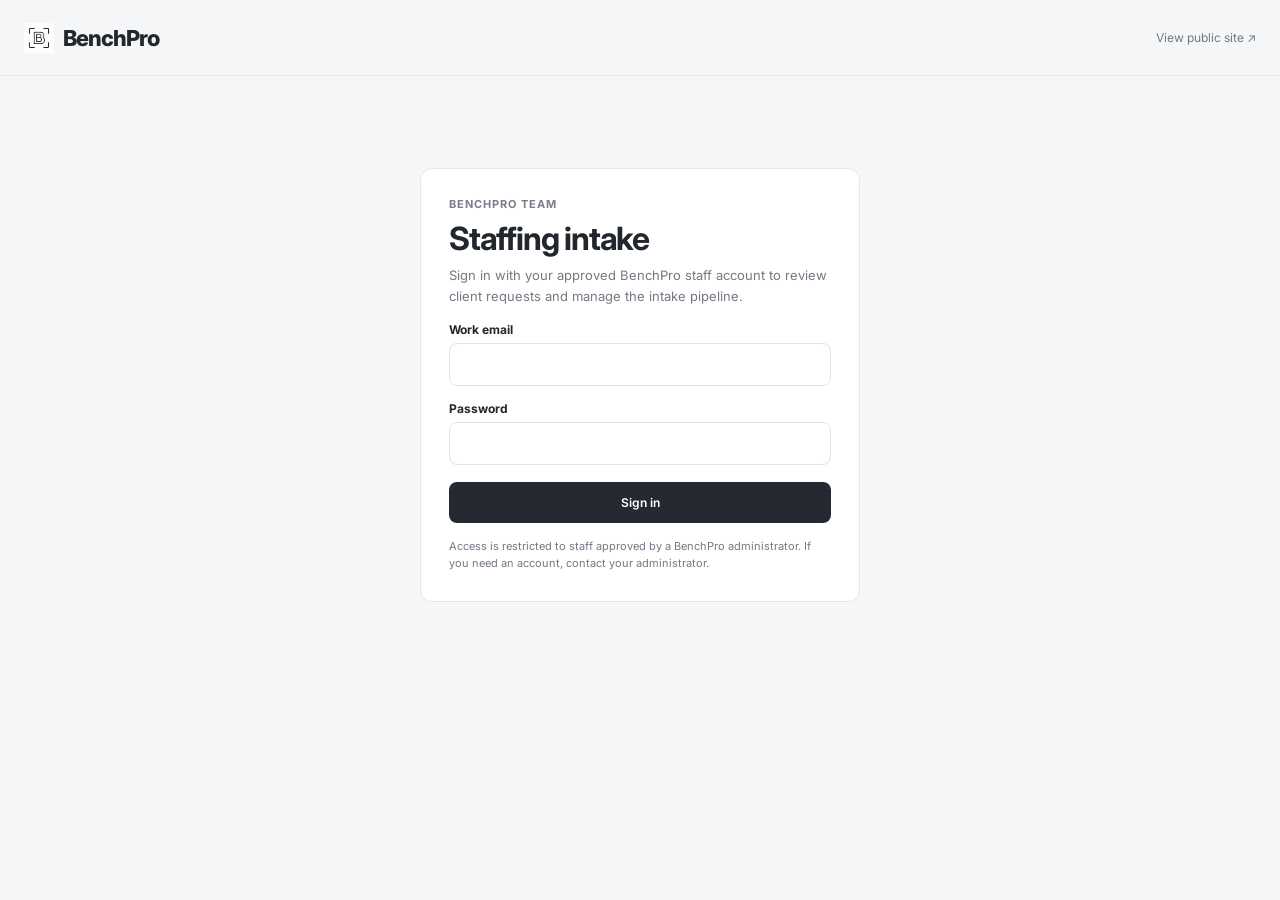
<file: admin.html>
<!doctype html>
<html lang="en">
<head>
  <meta charset="utf-8" />
  <meta name="viewport" content="width=device-width, initial-scale=1" />
  <meta name="theme-color" content="#f7f8f5" />
  <title>BenchPro Team — Admin Dashboard</title>
  <link rel="icon" type="image/png" href="images/benchpro-logo.png">
  <link rel="stylesheet" href="brand.css">
  <link rel="preconnect" href="https://fonts.googleapis.com">
  <link rel="preconnect" href="https://fonts.gstatic.com" crossorigin>
  <link href="https://fonts.googleapis.com/css2?family=DM+Sans:wght@400;500;600;700&family=Manrope:wght@400;500;600;700;800&display=swap" rel="stylesheet">
  <style>
    :root{--ink:#172a26;--muted:#71807a;--green:#bde578;--deep:#1e3e35;--paper:#f7f8f5;--line:#e7eae4;--white:#fff;--red:#a33b32;--shadow:0 18px 55px rgba(29,54,45,.08)}
    *{box-sizing:border-box}body{margin:0;background:var(--paper);color:var(--ink);font:14px 'DM Sans',sans-serif}button,input,select{font:inherit}button{cursor:pointer}a{color:inherit;text-decoration:none}.shell{width:min(1120px,calc(100% - 40px));margin:auto}
    header{height:76px;border-bottom:1px solid var(--line);display:flex;align-items:center;justify-content:space-between}.brand{font:800 22px Manrope,sans-serif;letter-spacing:-1px;display:flex;align-items:center;gap:9px}.brand-mark{width:24px;height:24px;background:var(--green);border-radius:8px 8px 8px 2px;position:relative}.brand-mark:after{content:'';position:absolute;width:7px;height:7px;border:2px solid var(--deep);border-radius:50%;right:4px;top:4px}.header-right{display:flex;align-items:center;gap:14px;color:var(--muted);font-size:12px}.btn{border:0;border-radius:9px;background:var(--deep);color:white;padding:11px 15px;font-weight:700;font-size:12px}.btn:hover{background:#31594c}.btn:disabled{opacity:.55;cursor:wait}.btn-light{background:#fff;color:var(--deep);border:1px solid var(--line)}.btn-light:hover{background:#f1f4ed}
    main{padding:40px 0 70px}.eyebrow{color:#77974d;font-size:11px;font-weight:700;letter-spacing:1px;text-transform:uppercase;margin:0 0 8px}h1,h2,h3,p{margin-top:0}h1{font:700 32px Manrope,sans-serif;letter-spacing:-1.2px;margin-bottom:7px}h2{font:700 18px Manrope,sans-serif;letter-spacing:-.4px;margin-bottom:5px}.subhead{color:var(--muted);margin:0 0 25px;line-height:1.5}.panel{background:#fff;border:1px solid var(--line);border-radius:14px;box-shadow:0 7px 26px rgba(37,57,42,.035)}.login-panel{width:min(440px,100%);margin:52px auto;padding:28px}.login-panel p{color:var(--muted);line-height:1.6;font-size:13px}.field-label{display:block;font-size:12px;font-weight:700;margin:15px 0 6px}.input{width:100%;border:1px solid #dfe5dc;border-radius:8px;padding:12px 13px;background:#fff;color:var(--ink);outline-color:#89ac62}.login-panel .btn{width:100%;margin-top:17px;padding:13px}.feedback{font-size:12px;line-height:1.5;margin:12px 0 0;color:var(--red)}[hidden]{display:none!important}
    .toolbar{display:flex;align-items:center;justify-content:space-between;gap:14px;margin:26px 0 15px}.toolbar-controls{display:flex;gap:9px;align-items:center}.toolbar .input{width:225px;padding:10px 12px;font-size:12px}.toolbar select.input{width:170px}.stats{display:grid;grid-template-columns:repeat(3,1fr);gap:12px;margin:22px 0}.stat{padding:16px 18px}.stat span{font-size:11px;color:var(--muted);font-weight:600}.stat strong{display:block;font:700 23px Manrope;margin-top:6px}.request-list{display:grid;gap:12px}.request-card{padding:18px 20px}.request-head{display:flex;justify-content:space-between;gap:16px;align-items:flex-start}.request-head h3{font:700 16px Manrope;margin:0 0 5px}.company-line{font-size:12px;color:var(--muted)}.company-line a{color:#567d3c;text-decoration:underline;text-underline-offset:2px}.badge{display:inline-flex;align-items:center;border-radius:30px;background:#edf4e4;color:#557b3b;padding:6px 10px;font-size:10px;font-weight:700;white-space:nowrap}.meta{display:flex;flex-wrap:wrap;gap:8px 18px;border-top:1px solid #eff1ed;border-bottom:1px solid #eff1ed;padding:12px 0;margin:14px 0;color:#637169;font-size:11px}.meta strong{color:var(--ink);font-weight:700}.details{font-size:12px;color:var(--muted);line-height:1.55;white-space:pre-wrap;margin:0 0 14px}.request-actions{display:flex;align-items:end;gap:10px;flex-wrap:wrap}.request-actions label{display:grid;gap:5px;color:var(--muted);font-size:10px;font-weight:700}.request-actions select,.request-actions input{height:36px;padding:0 10px;border:1px solid var(--line);border-radius:7px;background:white;color:var(--ink);font-size:11px}.request-actions select{min-width:155px}.request-actions input{width:220px}.saved-note{font-size:11px;color:#5c8a42;align-self:center}.empty{padding:35px;text-align:center;color:var(--muted);font-size:13px}.error-panel{padding:14px 16px;background:#fff2ef;border:1px solid #f4d8d3;border-radius:10px;color:var(--red);font-size:12px;margin:14px 0}.login-state{display:flex;align-items:center;gap:12px}.login-state span{max-width:250px;overflow:hidden;text-overflow:ellipsis;white-space:nowrap}
    @media(max-width:700px){.shell{width:calc(100% - 30px)}header{height:68px}.header-right{gap:8px}main{padding-top:28px}h1{font-size:27px}.stats{grid-template-columns:repeat(2,1fr);gap:8px}.stat{padding:14px}.toolbar{align-items:stretch;flex-direction:column}.toolbar-controls{display:grid;grid-template-columns:1fr 1fr}.toolbar .input,.toolbar select.input{width:100%}.request-card{padding:15px}.request-head{gap:8px}.request-head h3{font-size:14px}.request-actions label{flex:1;min-width:145px}.request-actions input{width:100%}.login-state span{display:none}}
  </style>
  <style>.badge.demo-badge{background:#fff1e5;color:#995b2d;margin-left:7px;vertical-align:2px}</style>
  <style>
    .toolbar>div:first-child{min-width:180px}.section-note{font-size:12px;color:var(--muted);line-height:1.5;margin:5px 0 0}.client-list{display:grid;gap:11px}.client-card{padding:0;overflow:hidden}.client-summary{width:100%;border:0;background:transparent;color:inherit;text-align:left;padding:17px 19px;display:flex;align-items:center;justify-content:space-between;gap:16px}.client-summary:hover{background:#fbfcf9}.client-name{font:700 15px Manrope;margin:0 0 5px}.client-subline{font-size:11px;color:var(--muted)}.client-counts{display:flex;align-items:center;gap:18px;white-space:nowrap;color:var(--muted);font-size:11px}.client-counts strong{color:var(--ink)}.client-toggle{color:#567d3c;font-size:11px;font-weight:700}.client-roles{padding:0 15px 15px;border-top:1px solid #eff1ed}.client-roles[hidden]{display:none}.client-roles .request-card{margin-top:12px}.client-roles .empty{background:#f8faf6;border-radius:9px;margin-top:12px}.inquiry-section{margin:36px 0 48px}.inquiry-heading{display:flex;align-items:center;justify-content:space-between;margin-bottom:12px}.inquiry-heading h2{margin:0}.inquiry-heading .section-note{margin-top:4px}.client-form{padding:18px;margin:5px 0 18px}.client-form[hidden]{display:none}.client-form-grid{display:grid;grid-template-columns:repeat(2,minmax(0,1fr));gap:9px;margin-top:15px}.client-form-grid .input{width:100%;min-width:0;margin:0}.demo-input{display:flex;align-items:center;gap:7px;padding:8px;color:var(--muted);font-size:12px}.client-form-actions{display:flex;align-items:center;gap:8px;margin-top:12px}.meta.icon-meta{flex-wrap:nowrap;align-items:center;gap:8px 15px;overflow-x:auto;white-space:nowrap;scrollbar-width:thin}.meta-item{display:inline-flex;align-items:center;gap:5px;white-space:nowrap}.meta-item svg{width:14px;height:14px;flex:none;fill:none;stroke:#839088;stroke-width:1.7;stroke-linecap:round;stroke-linejoin:round}.meta-item strong{font-size:11px}.@media(max-width:700px){.toolbar-controls{grid-template-columns:1fr 1fr}.toolbar-controls button{width:100%}.client-summary{padding:15px;align-items:flex-start}.client-counts{gap:10px;flex-wrap:wrap;justify-content:flex-end}.client-form-grid{grid-template-columns:1fr}.inquiry-section{margin-top:28px}}
    .jd-attachment{display:flex;align-items:center;gap:9px;flex-wrap:wrap;margin:0 0 14px;font-size:12px}.jd-attachment>span:first-child{font-weight:700;color:var(--deep)}.jd-attachment .saved-note{color:var(--red)}
    .talent-section{margin:32px 0 42px}.talent-section .toolbar{margin:0 0 14px}.talent-section .toolbar-controls{flex-wrap:wrap}.talent-section .toolbar .input{width:245px}.talent-form-grid{display:grid;grid-template-columns:repeat(3,minmax(0,1fr));gap:9px;margin-top:15px}.talent-form-grid .input{width:100%;min-width:0;margin:0}.talent-form-grid textarea{resize:vertical;min-height:74px}.talent-form-grid .wide{grid-column:span 2}.talent-form-grid .full{grid-column:1/-1}.talent-form-grid label{color:var(--muted);font-size:11px}.talent-form-grid input[type=file]{display:block;width:100%;margin-top:6px;font-size:11px}.talent-form-grid .checkline{display:flex;align-items:center;gap:7px}.talent-list{display:grid;grid-template-columns:repeat(2,minmax(0,1fr));gap:10px}.talent-card{padding:16px}.talent-card h3{font:700 14px Manrope;margin:0 0 4px}.talent-card p{color:var(--muted);font-size:11px;line-height:1.5;margin:7px 0}.talent-card .talent-top{display:flex;justify-content:space-between;gap:12px}.talent-meta,.talent-skills{color:var(--muted);font-size:11px;line-height:1.6}.talent-actions{display:flex;gap:7px;align-items:center;margin-top:10px}.matches-section{border-top:1px solid #eff1ed;margin-top:14px;padding-top:10px}.matches-section summary{font-size:11px;font-weight:700;color:var(--deep);cursor:pointer}.match-list{display:grid;gap:8px;margin:10px 0}.match-card{background:#f9faf7;border:1px solid #edf0e9;border-radius:9px;padding:11px}.match-card-head{display:flex;justify-content:space-between;align-items:flex-start;gap:10px}.match-card-head strong{font-size:12px}.match-card-head span{display:block;font-size:10px;color:var(--muted);margin-top:3px}.match-card .input{width:100%;margin:4px 0 6px;padding:9px 10px;font-size:11px}.match-fields{display:grid;grid-template-columns:repeat(2,minmax(0,1fr));gap:5px 8px;margin-top:9px}.match-fields label{font-size:10px;color:var(--muted);display:grid;gap:3px}.match-fields .full{grid-column:1/-1}.match-fields textarea{resize:vertical;min-height:55px}.match-actions{display:flex;align-items:center;gap:8px;flex-wrap:wrap;margin-top:8px}.match-form{border-top:1px dashed #dfe5dc;padding-top:10px;margin-top:10px}.match-form select,.match-form input,.match-form textarea{width:100%;margin:0;padding:8px 9px;border:1px solid var(--line);border-radius:7px;font-size:11px;color:var(--ink);background:white}.match-form-grid{display:grid;grid-template-columns:1fr 150px;gap:7px}.status-pill{display:inline-flex;border-radius:20px;padding:4px 8px;background:#edf4e4;color:#557b3b;font-size:9px;font-weight:700;white-space:nowrap}.file-note{font-size:10px;color:var(--muted)}
  </style>
  <style>@media(max-width:700px){.talent-form-grid{grid-template-columns:repeat(2,minmax(0,1fr))}.talent-form-grid .wide,.talent-form-grid .full{grid-column:1/-1}.talent-list{grid-template-columns:1fr}.talent-section .toolbar .input{width:100%}}@media(max-width:430px){.talent-form-grid{grid-template-columns:1fr}.talent-form-grid .wide,.talent-form-grid .full{grid-column:auto}.match-form-grid,.match-fields{grid-template-columns:1fr}.match-fields .full{grid-column:auto}}</style>
  <style>
    .client-directory-layout{display:grid;grid-template-columns:minmax(220px,260px) minmax(0,1fr);align-items:start;gap:0}
    .client-list{grid-template-columns:1fr;align-items:start;gap:7px}
    .client-card{min-width:0;transition:border-color .18s ease,box-shadow .18s ease}
    .client-card:hover{border-color:#d5dfce;box-shadow:0 12px 32px rgba(37,57,42,.08)}
    .client-card.is-selected{border-color:#a8c68f;border-radius:10px 0 0 10px;border-right-color:transparent;box-shadow:-3px 3px 14px rgba(37,57,42,.06);position:relative;z-index:2}
    .client-summary{min-height:61px;padding:10px 13px;align-items:center;gap:8px}
    .client-summary:focus-visible{outline:3px solid #bde578;outline-offset:-4px;border-radius:14px}
    .client-tile-main{display:flex;align-items:center;gap:0;min-width:0;width:100%}
    .client-monogram{width:40px;height:40px;flex:none;display:grid;place-items:center;border-radius:12px;background:linear-gradient(145deg,#eaf3df,#f5f8f0);color:#365846;font:800 13px Manrope,sans-serif;letter-spacing:.3px}
    .client-tile-content{min-width:0}
    .client-name-row{display:flex;align-items:center;gap:8px;flex-wrap:wrap}
    .client-name{font-size:13px;line-height:1.35;overflow-wrap:anywhere;white-space:normal;margin:0}
    .client-status{display:inline-flex;align-items:center;border-radius:99px;padding:4px 8px;background:#f0f3ee;color:#627066;font-size:9px;font-weight:700;white-space:nowrap}
    .client-status.active{background:#eaf4e3;color:#557b3b}.client-status.prospect{background:#fff4df;color:#8b6825}.client-status.past{background:#f0edf5;color:#706383}
    .client-subline{margin-top:3px;line-height:1.5;white-space:normal}
    .client-tile-metrics{display:flex;align-items:flex-end;flex-direction:column;gap:7px;flex:none;color:var(--muted);font-size:10px;white-space:nowrap}
    .client-metric{display:flex;align-items:baseline;gap:4px}.client-metric strong{color:var(--ink);font:700 14px Manrope,sans-serif}
    .client-activity{font-size:9px;color:#8a958e}
    .client-expand-label{display:inline-flex;align-items:center;gap:5px;color:#567d3c;font-weight:700;font-size:10px}
    .client-expand-label span{font-size:14px;transition:transform .18s ease}.client-summary[aria-expanded="true"] .client-expand-label span{transform:rotate(180deg)}
    .client-detail{position:sticky;top:16px;min-height:270px;max-height:calc(100vh - 34px);overflow:auto;padding:18px;background:linear-gradient(155deg,#fff 0%,#fbfcfa 100%);border-radius:0 14px 14px 0}
    .client-detail.is-open{border-left-color:#dfe7d8}
    .client-detail.is-empty{display:grid;place-items:center;text-align:center;color:var(--muted)}
    .client-empty-state{max-width:260px;padding:24px}.client-empty-icon{width:42px;height:42px;margin:0 auto 12px;border-radius:14px;background:#eff5e8;color:#567d3c;display:grid;place-items:center;font:700 21px Manrope}
    .client-empty-state strong{display:block;color:var(--ink);font:700 14px Manrope;margin-bottom:5px}.client-empty-state p{font-size:11px;line-height:1.5;margin:0}
    .client-detail-top{display:flex;justify-content:space-between;align-items:flex-start;gap:12px;padding-bottom:13px;border-bottom:1px solid #edf0e9}
    .client-detail-top h3{font:700 18px Manrope;letter-spacing:-.3px;margin:3px 0 5px;overflow-wrap:anywhere}
    .client-detail-meta{display:flex;align-items:center;gap:6px;flex-wrap:wrap}.client-detail-chip{border-radius:20px;background:#f0f3ee;color:#647168;padding:5px 8px;font-size:9px;font-weight:700}.client-detail-close{width:30px;height:30px;flex:none;border:1px solid var(--line);border-radius:9px;background:#fff;color:var(--muted);font-size:19px;line-height:1}
    .client-detail-close:hover{background:#f2f5ef;color:var(--deep)}
    .client-detail-overview{display:grid;grid-template-columns:repeat(3,minmax(0,1fr));gap:8px;margin:13px 0 16px}
    .client-overview-stat{padding:10px;border:1px solid #edf0e9;border-radius:10px;background:#fff}.client-overview-stat span{display:block;color:var(--muted);font-size:9px}.client-overview-stat strong{display:block;margin-top:4px;color:var(--ink);font:700 14px Manrope;overflow-wrap:anywhere}
    .client-detail-heading{display:flex;align-items:flex-end;justify-content:space-between;gap:12px;margin-bottom:12px}
    .client-detail-heading h4{font:700 15px Manrope,sans-serif;margin:2px 0 0;color:var(--ink)}
    .client-detail-kicker{font-size:9px;font-weight:800;letter-spacing:.9px;color:#789653;text-transform:uppercase}
    .client-detail-count{font-size:10px;color:var(--muted)}
    .client-role-grid{display:grid;grid-template-columns:1fr;gap:10px;align-items:start}
    .client-role-grid>.request-card{margin:0;min-width:0}
    .client-role-grid>.empty{grid-column:1/-1;margin:0;padding:20px}
    .client-accent-0{background:#eaf3df}.client-accent-1{background:#e7f1f8}.client-accent-2{background:#f4eafb}.client-accent-3{background:#fff0e4}.client-accent-4{background:#e4f3ef}.client-accent-5{background:#f8efdb}
    .client-card.client-accent-0 .client-summary:hover{background:#e3efd7}.client-card.client-accent-1 .client-summary:hover{background:#deebf4}.client-card.client-accent-2 .client-summary:hover{background:#eedff5}.client-card.client-accent-3 .client-summary:hover{background:#fbe7d8}.client-card.client-accent-4 .client-summary:hover{background:#d9eee8}.client-card.client-accent-5 .client-summary:hover{background:#f2e8ce}
    .client-card.is-selected .client-summary{justify-content:space-between}.client-card.is-selected .client-expand-label{color:#365846}.client-tile-arrow{flex:none;color:#567d3c;font-size:14px;line-height:1}
    @media(max-width:850px){.client-directory-layout{grid-template-columns:1fr;gap:0}.client-list{grid-template-columns:1fr}.client-detail{position:fixed;display:none;inset:78px 14px 14px;z-index:100;max-height:none;min-height:0;margin-top:0!important;border-radius:14px;box-shadow:0 24px 80px rgba(15,35,27,.25)}.client-detail.is-open{display:block}.client-detail.is-empty{display:none}}
    @media(max-width:520px){.client-directory-layout{grid-template-columns:minmax(0,1fr)}.client-summary{min-height:61px;padding:10px 13px;gap:8px}.client-detail{inset:72px 9px 9px;padding:14px}.client-detail-overview{grid-template-columns:repeat(2,minmax(0,1fr))}.client-detail-heading{align-items:flex-start;flex-direction:column;gap:4px}}
      .client-section-nav{display:grid;grid-template-columns:repeat(3,minmax(0,1fr));gap:9px;margin:14px 0 15px}.client-section-tile{display:flex;align-items:center;justify-content:space-between;gap:8px;min-height:54px;padding:11px 13px;border:1px solid var(--line);border-radius:10px;background:#fff;color:var(--deep);font:700 12px Manrope,sans-serif;text-align:left;transition:background .16s,border-color .16s,transform .16s}.client-section-tile:hover{border-color:#c8d8bc;background:#f8fbf5;transform:translateY(-1px)}.client-section-tile:focus-visible{outline:3px solid #bde578;outline-offset:2px}.client-section-tile strong{display:grid;place-items:center;min-width:22px;height:22px;padding:0 6px;border-radius:99px;background:#f0f4eb;color:#647b4e;font:700 10px 'DM Sans',sans-serif}.client-section-tile.is-active{background:var(--deep);border-color:var(--deep);color:#fff}.client-section-tile.is-active strong{background:rgba(255,255,255,.15);color:#fff}.client-section-panel{padding-top:2px}client-profile-grid{display:grid;grid-template-columns:repeat(3,minmax(0,1fr));gap:8px;margin:4px 0 17px}.client-profile-grid>div{min-width:0;padding:11px;border:1px solid #edf0e9;border-radius:10px;background:#fff}.client-profile-grid span{display:block;color:var(--muted);font-size:9px}.client-profile-grid strong{display:block;margin-top:5px;font:700 12px Manrope;overflow-wrap:anywhere}.contacts-heading{margin-top:8px}.client-contact-list{display:grid;grid-template-columns:repeat(2,minmax(0,1fr));gap:8px}.client-contact{display:grid;gap:3px;min-width:0;padding:11px;border:1px solid #edf0e9;border-radius:10px;background:#fff;font-size:10px;overflow-wrap:anywhere}.client-contact strong{font:700 12px Manrope}.client-contact span{color:var(--muted)}.client-contact a{color:#567d3c;overflow-wrap:anywhere}.client-detail-close{cursor:pointer}@media(max-width:520px){.client-section-nav{gap:6px}.client-section-tile{min-height:48px;padding:9px;font-size:11px}.client-profile-grid{grid-template-columns:1fr}.client-contact-list{grid-template-columns:1fr}}
  .client-detail-top{display:grid;grid-template-columns:minmax(0,1fr) minmax(250px,1.15fr) auto;align-items:start;gap:12px;padding-bottom:13px;border-bottom:1px solid #edf0e9}.client-detail-identity{min-width:0}.client-detail-identity h3{font:700 18px Manrope;letter-spacing:-.3px;margin:3px 0 0;overflow-wrap:anywhere}.client-summary-meta{display:grid;grid-template-columns:repeat(3,minmax(0,1fr));gap:6px;min-width:0}.client-profile-item{min-width:0;display:grid;gap:4px;padding:7px 8px;border:1px solid #edf0e9;border-radius:8px;background:#fff}.client-profile-item>span{display:flex;align-items:center;gap:4px;color:var(--muted);font-size:9px;white-space:nowrap}.client-profile-item svg{width:12px;height:12px;flex:none;fill:none;stroke:#839088;stroke-width:1.7;stroke-linecap:round;stroke-linejoin:round}.client-profile-item strong{font-size:10px;line-height:1.35;overflow-wrap:anywhere}.client-profile-item a{color:inherit}.client-summary-empty{color:var(--muted);font-size:10px;line-height:1.4;grid-column:1/-1}.client-detail-top .client-detail-close{grid-column:3;grid-row:1}.client-detail-top .client-summary-meta{grid-column:2;grid-row:1}.client-detail-top .client-detail-identity{grid-column:1;grid-row:1}.client-role-grid .icon-meta .meta-item[title="Phone"],.client-role-grid .icon-meta .meta-item[title="Company size"],.client-role-grid .icon-meta .meta-item[title="Business type"]{display:none}@media(max-width:700px){.client-detail-top{grid-template-columns:minmax(0,1fr) auto}.client-detail-top .client-detail-identity{grid-column:1;grid-row:1}.client-detail-top .client-detail-close{grid-column:2;grid-row:1}.client-detail-top .client-summary-meta{grid-column:1/-1;grid-row:2}}@media(max-width:520px){.client-summary-meta{grid-template-columns:1fr 1fr}.client-profile-item:last-child{grid-column:1/-1}}
      .executive-overview{margin:20px 0 18px}.overview-heading{display:flex;align-items:flex-end;justify-content:space-between;gap:14px;margin-bottom:12px}.overview-heading h2{margin:0}.overview-window,.tracking-badge{color:var(--muted);font-size:10px;font-weight:700}.ceo-stats{grid-template-columns:repeat(5,minmax(0,1fr));gap:10px;margin:0}.ceo-stats .stat{min-width:0;padding:14px}.ceo-stats .stat span{display:block;min-height:28px;font-size:10px}.ceo-stats .stat strong{font-size:24px;margin-top:5px}.ceo-stats .stat small{display:block;margin-top:4px;color:var(--muted);font-size:9px;line-height:1.3}.client-role-overview,.future-metrics{padding:17px 18px;margin:18px 0}.client-overview-table{overflow-x:auto}.client-overview-table table{width:100%;border-collapse:collapse;text-align:left;font-size:11px}.client-overview-table th{padding:9px 10px;color:var(--muted);font-size:9px;text-transform:uppercase;letter-spacing:.5px;border-bottom:1px solid var(--line)}.client-overview-table td{padding:10px;border-bottom:1px solid #eff1ed;white-space:nowrap}.client-overview-table tr:last-child td{border-bottom:0}.client-overview-table td:first-child{white-space:normal;min-width:180px}.client-overview-table td:first-child strong{display:inline-block;overflow-wrap:anywhere}.client-overview-table td:first-child small{display:block;color:var(--muted);font-size:9px;margin-top:3px}.client-overview-table .badge{font-size:8px;padding:4px 6px}.client-overview-open{padding:7px 9px;font-size:10px}.future-metrics{background:linear-gradient(145deg,#fff,#fbfcf9)}.tracking-badge{border-radius:99px;background:#f3f4f0;padding:6px 9px;white-space:nowrap}.tracking-grid{display:grid;grid-template-columns:repeat(5,minmax(0,1fr));gap:9px}.tracking-grid article{padding:11px;border:1px dashed #dfe5dc;border-radius:9px;background:rgba(255,255,255,.75);min-width:0}.tracking-grid article>span{display:block;color:var(--ink);font-size:10px;font-weight:700}.tracking-grid article strong{display:block;margin:10px 0 5px;color:#8b938e;font:700 11px Manrope}.tracking-grid article small{display:block;color:var(--muted);font-size:9px;line-height:1.4}.client-overview-table .empty{padding:18px}.@media(max-width:1000px){.ceo-stats{grid-template-columns:repeat(3,minmax(0,1fr))}.tracking-grid{grid-template-columns:repeat(3,minmax(0,1fr))}}@media(max-width:700px){.overview-heading{align-items:flex-start;flex-direction:column;gap:6px}.ceo-stats{grid-template-columns:repeat(2,minmax(0,1fr))}.tracking-grid{grid-template-columns:repeat(2,minmax(0,1fr))}.client-role-overview,.future-metrics{padding:14px}.client-overview-table th,.client-overview-table td{padding:9px 7px}}@media(max-width:430px){.tracking-grid{grid-template-columns:1fr}}
  
    .client-website-line{display:flex;align-items:center;gap:7px;margin-top:2px;font-size:10px;flex-wrap:wrap}.client-website-line>span:first-child{color:var(--muted);font-weight:700}.client-website-line a{color:#426a31;font-weight:700;text-decoration:underline;text-underline-offset:2px}.client-website-line .website-empty{color:#8a948d;font-weight:500}.website-edit{padding:2px 5px;border:0;background:transparent;color:#52783d;text-decoration:underline;text-underline-offset:2px;font-size:9px;font-weight:700}.client-website-form{display:grid;grid-template-columns:minmax(0,1fr) auto auto;align-items:end;gap:10px;margin:0 0 16px;padding:12px;border:1px solid #edf0e9;border-radius:10px;background:#fff}.client-website-form label{display:grid;gap:5px;color:var(--muted);font-size:10px;font-weight:700}.client-website-form input{width:100%;min-width:0;padding:9px 10px;border:1px solid var(--line);border-radius:8px;color:var(--ink);background:#fff}.client-website-form .saved-note{font-size:10px}.client-website-form .website-mode-note{grid-column:1/-1;color:var(--muted);font-size:10px}@media(max-width:520px){.client-website-form{grid-template-columns:1fr auto}.client-website-form .saved-note,.client-website-form .website-mode-note{grid-column:1/-1}}
</style>
  <link rel="stylesheet" href="admin-workspace.css?v=20261027">
</head>
<body>
  <header><div class="shell" style="display:flex;align-items:center;justify-content:space-between"><a class="brand" href="/" aria-label="BenchPro home"><img class="brand-logo" src="images/benchpro-logo.png" alt="">BenchPro</a><div class="header-right"><a href="/">View public site ↗</a><div class="login-state" id="loginState" hidden><span id="staffEmail"></span><button class="btn btn-light" id="logoutButton" type="button">Log out</button></div></div></div></header>
  <main class="shell">
    <section id="loginView" class="panel login-panel">
      <div class="eyebrow">BenchPro team</div><h1>Staffing intake</h1>
      <p>Sign in with your approved BenchPro staff account to review client requests and manage the intake pipeline.</p>
      <form id="loginForm">
        <label class="field-label" for="email">Work email</label><input class="input" id="email" name="email" type="email" autocomplete="username" required>
        <label class="field-label" for="password">Password</label><input class="input" id="password" name="password" type="password" autocomplete="current-password" required>
        <button class="btn" id="loginButton" type="submit">Sign in</button><p class="feedback" id="loginError" role="alert" hidden></p>
      </form>
      <p style="font-size:11px;margin:15px 0 0">Access is restricted to staff approved by a BenchPro administrator. If you need an account, contact your administrator.</p>
    </section>
    <section id="setPasswordView" class="panel login-panel" hidden>
      <div class="eyebrow">BenchPro team</div><h1>Finish setting up</h1>
      <p id="inviteEmailNote">Choose a password for your approved BenchPro staff account.</p>
      <form id="setPasswordForm">
        <label class="field-label" for="newPassword">New password</label><input class="input" id="newPassword" name="newPassword" type="password" autocomplete="new-password" minlength="12" required>
        <button class="btn" id="setPasswordButton" type="submit">Set password</button><p class="feedback" id="setPasswordError" role="alert" hidden></p>
      </form>
      <p style="font-size:11px;margin:15px 0 0">Use at least 12 characters. Your invitation link works once and expires, so finish setup in this browser.</p>
    </section>
    <section id="dashboardView" hidden>
      <div class="eyebrow">BenchPro team workspace</div><h1>Admin Dashboard</h1><p class="subhead">A business overview of clients, role demand, and platform activity.</p>
      <div id="dashboardError" class="error-panel" role="alert" hidden></div>
      <section class="executive-overview"><div class="overview-heading"><div><h2>Business overview</h2><p class="section-note" id="overviewModeNote">Illustrative preview · fictional client records are shown only on this page and are not saved.</p></div><button class="btn btn-light" id="dashboardModeButton" type="button">Switch to live data</button></div><div class="stats ceo-stats">
        <div class="panel stat"><span>Total clients</span><strong id="statClients">0</strong><small id="statClientsNote">0 active</small></div>
        <div class="panel stat"><span>New client records · 30d</span><strong id="statNewClients">0</strong><small>Based on record creation date</small></div>
        <div class="panel stat"><span>Roles</span><strong id="statRoles">0</strong><small id="statRolesNote">0 open</small></div>
        <div class="panel stat"><span>New role requests · 30d</span><strong id="statNewRequests">0</strong><small>All submitted requests</small></div>
        <div class="panel stat"><span>Candidate profiles</span><strong id="statCandidates">—</strong><small id="statCandidatesNote">Profiles saved</small></div>
      </div></section>
      <section class="panel client-role-overview"><div class="overview-heading"><div><h2>Roles by client</h2><p class="section-note">Role counts grouped under each client.</p></div></div><div id="clientRoleOverview" class="client-overview-table"></div></section>
      <section class="panel future-metrics"><div class="overview-heading"><div><h2>Hiring and delivery</h2><p class="section-note">These metrics need application, offer, or contractor status tracking before counts are reliable.</p></div><span class="tracking-badge" id="trackingBadge">Preview figures</span></div><div class="tracking-grid"><article><span>Pending registrations</span><strong id="metricPending">4</strong><small>Awaiting email confirmation</small></article><article><span>Applicants in pipeline</span><strong id="metricApplicants">31</strong><small>Across current roles</small></article><article><span>Offers made</span><strong id="metricOffers">6</strong><small>Extended by clients</small></article><article><span>Contractors onboarded</span><strong id="metricContractors">8</strong><small>Active engagements</small></article><article><span>Candidates rejected</span><strong id="metricRejected">12</strong><small>Closed at client review</small></article></div></section>
      <div class="toolbar"><div><h2>Client directory</h2><p class="section-note">Open a client to review its company details and staffing requests.</p></div><div class="toolbar-controls"><input class="input" id="searchRequests" type="search" placeholder="Search clients, roles, or contacts" aria-label="Search clients, roles, or contacts"><select class="input" id="statusFilter" aria-label="Filter by role status"><option value="all">All role statuses</option><option value="new">New</option><option value="contacted">Contacted</option><option value="qualified">Qualified</option><option value="shortlist_sent">Shortlist sent</option><option value="closed">Closed</option></select><a class="btn btn-light" href="recruiting.html">Recruiting desk ↗</a><a class="btn btn-light" href="publishing.html">Public projects</a><button class="btn btn-light" id="newClientButton" type="button">+ New client</button><button class="btn btn-light" id="refreshButton" type="button">Refresh</button></div></div>
      <form id="clientForm" class="panel client-form" hidden><div><strong>Add a client</strong><p class="section-note">Create a client record, then link future role inquiries to it.</p></div><div class="client-form-grid"><input class="input" name="company_name" placeholder="Company name" maxlength="160" required aria-label="Company name"><input class="input" name="website" type="text" placeholder="Website (e.g. company.com)" maxlength="2048" aria-label="Client website"><select class="input" name="company_size" aria-label="Company size"><option value="">Company size (optional)</option><option value="1-10">1–10 employees</option><option value="11-50">11–50 employees</option><option value="51-200">51–200 employees</option><option value="201-500">201–500 employees</option><option value="501-1000">501–1,000 employees</option><option value="1001-5000">1,001–5,000 employees</option><option value="5001-10000">5,001–10,000 employees</option><option value="10001+">10,001+ employees</option><option value="prefer_not_to_say">Prefer not to say</option></select><select class="input" name="business_type" aria-label="Business type"><option value="">Business type (optional)</option><option>IT Services &amp; Consulting</option><option>Software / SaaS</option><option>Financial Services &amp; Fintech</option><option>Healthcare &amp; Life Sciences</option><option>Manufacturing &amp; Industrial</option><option>Retail &amp; Consumer</option><option>Transportation &amp; Logistics</option><option>Telecom &amp; Media</option><option>Energy &amp; Utilities</option><option>Government &amp; Education</option><option>Other</option></select><select class="input" name="lifecycle_status" aria-label="Client relationship status"><option value="prospect">Prospect</option><option value="active">Active</option><option value="past">Past client</option></select><label class="demo-input"><input type="checkbox" name="is_demo"> Demo record</label></div><div class="client-form-actions"><button class="btn" type="submit">Create client</button><button class="btn btn-light" id="cancelClientButton" type="button">Cancel</button><span id="clientFormNote" class="saved-note" aria-live="polite"></span></div></form>
      <div class="client-directory-layout"><div id="clientList" class="client-list" aria-live="polite"></div><aside id="clientDetail" class="panel client-detail" aria-label="Selected client details" aria-live="polite"></aside></div>
      <section class="inquiry-section"><div class="inquiry-heading"><div><h2>New client inquiries</h2><p class="section-note">Incoming requests waiting to be linked to a client record.</p></div><span id="inquiryCount" class="badge">0</span></div><div id="inquiryList" class="request-list" aria-live="polite"></div></section>
    </section>
  </main>
  <script src="admin-model.js?v=20261027"></script>
  <script src="admin-data.js?v=20261027"></script>
  <script src="admin-samples.js?v=20261027"></script>
  <script>
    const SUPABASE_URL='https://ttmkcmeqiawrzbvymhal.supabase.co';
    const SUPABASE_PUBLISHABLE_KEY='sb_publishable_kYY2o5gsLpUww-bgH0az4A_nQhdMiaN';
    const SESSION_KEY='benchpro_staff_session';
    const testDataset=new URLSearchParams(location.search).get('data')==='test';
    const statuses=[['new','New'],['contacted','Contacted'],['qualified','Qualified'],['shortlist_sent','Shortlist sent'],['closed','Closed']];
    const companySizeLabels={'1-10':'1–10 employees','11-50':'11–50 employees','51-200':'51–200 employees','201-500':'201–500 employees','501-1000':'501–1,000 employees','1001-5000':'1,001–5,000 employees','5001-10000':'5,001–10,000 employees','10001+':'10,001+ employees','prefer_not_to_say':'Prefer not to say'};
    const loginView=document.getElementById('loginView'),setPasswordView=document.getElementById('setPasswordView'),dashboardView=document.getElementById('dashboardView'),loginForm=document.getElementById('loginForm'),loginButton=document.getElementById('loginButton'),loginError=document.getElementById('loginError'),dashboardError=document.getElementById('dashboardError'),clientList=document.getElementById('clientList'),clientDetail=document.getElementById('clientDetail'),inquiryList=document.getElementById('inquiryList'),clientForm=document.getElementById('clientForm'),newClientButton=document.getElementById('newClientButton');
    let requests=[],clients=[],liveRequests=[],liveClients=[];const expandedClients=new Set();let activeClientSection=null,candidateProfileCount=null,samplePreview=false;let operatingDataLoaded=false;
    const escapeHtml=value=>String(value??'').replace(/[&<>"']/g,char=>({'&':'&amp;','<':'&lt;','>':'&gt;','"':'&quot;',"'":'&#39;'}[char]));
    function normalizeWebsite(value){const raw=String(value??'').trim();if(!raw)return null;const candidate=/^https?:\/\//i.test(raw)?raw:'https://'+raw;try{const url=new URL(candidate);if(!['http:','https:'].includes(url.protocol)||!url.hostname.includes('.')||url.username||url.password)return null;return {href:url.href,label:url.hostname.replace(/^www\./i,'')}}catch{return null}}
    const normalizeCompanyName=value=>String(value||'').trim().replace(/\s+/g,' ').toLowerCase();
    const getSession=()=>{try{return JSON.parse(sessionStorage.getItem(SESSION_KEY)||'null')}catch{return null}};
    const saveSession=session=>sessionStorage.setItem(SESSION_KEY,JSON.stringify(session));
    const clearSession=()=>{sessionStorage.removeItem(SESSION_KEY);sessionStorage.removeItem('benchpro_candidate_session')};
    async function authPost(path,payload,token){return fetch(SUPABASE_URL+'/auth/v1/'+path,{method:'POST',headers:{apikey:SUPABASE_PUBLISHABLE_KEY,Authorization:'Bearer '+(token||SUPABASE_PUBLISHABLE_KEY),'Content-Type':'application/json'},body:JSON.stringify(payload)})}
    async function accessToken(){let session=getSession();if(!session?.refresh_token)throw new Error('Please sign in again.');if(session.expires_at>Date.now()/1000+60)return session.access_token;const response=await authPost('token?grant_type=refresh_token',{refresh_token:session.refresh_token});if(!response.ok){clearSession();throw new Error('Your session expired. Please sign in again.')}const fresh=await response.json();fresh.expires_at=fresh.expires_at||Math.floor(Date.now()/1000)+(fresh.expires_in||3600);saveSession(fresh);return fresh.access_token}
    async function api(path,options={}){const token=await accessToken();const response=await fetch(SUPABASE_URL+'/rest/v1/'+path,{...options,headers:{apikey:SUPABASE_PUBLISHABLE_KEY,Authorization:'Bearer '+token,'Content-Type':'application/json',...(options.headers||{})}});if(response.status===401){clearSession();showLogin('Your session expired. Please sign in again.')}return response}
    async function storageApi(path,options={}){const token=await accessToken();return fetch(SUPABASE_URL+'/storage/v1/'+path,{...options,headers:{apikey:SUPABASE_PUBLISHABLE_KEY,Authorization:'Bearer '+token,'Content-Type':'application/json',...(options.headers||{})}})}
    function showLogin(message=''){loginView.hidden=false;setPasswordView.hidden=true;dashboardView.hidden=true;document.getElementById('loginState').hidden=true;loginError.textContent=message;loginError.hidden=!message}
    function showSetPassword(email){loginView.hidden=true;setPasswordView.hidden=false;dashboardView.hidden=true;document.getElementById('loginState').hidden=true;document.getElementById('inviteEmailNote').textContent='Choose a password for '+email+'.'}
    function showDashboard(){loginView.hidden=true;setPasswordView.hidden=true;dashboardView.hidden=false;document.getElementById('loginState').hidden=false;document.getElementById('staffEmail').textContent=getSession()?.user?.email||''}
    function showDashboardError(message=''){dashboardError.textContent=message;dashboardError.hidden=!message}
    function updateStats(){if(samplePreview){document.getElementById('statClients').textContent=clients.length;document.getElementById('statClientsNote').textContent=clients.filter(client=>client.lifecycle_status==='active').length+' active';document.getElementById('statNewClients').textContent=clients.filter(client=>Date.now()-new Date(client.created_at).getTime()<=30*86400000).length;document.getElementById('statRoles').textContent=requests.length;document.getElementById('statRolesNote').textContent=requests.filter(item=>item.status!=='closed').length+' open';document.getElementById('statNewRequests').textContent=requests.filter(item=>Date.now()-new Date(item.created_at).getTime()<=30*86400000).length;document.getElementById('statCandidates').textContent='24';document.getElementById('statCandidatesNote').textContent='Profiles saved · preview';document.getElementById('inquiryCount').textContent=requests.filter(item=>!item.client_id).length;return}const realClients=clients.filter(client=>!client.is_demo),realRequests=requests.filter(item=>!item.is_demo),thirtyDaysAgo=Date.now()-30*24*60*60*1000,newClients=realClients.filter(client=>new Date(client.created_at).getTime()>=thirtyDaysAgo).length,newRequests=realRequests.filter(item=>new Date(item.created_at).getTime()>=thirtyDaysAgo).length,openRoles=realRequests.filter(item=>item.status!=='closed').length;document.getElementById('statClients').textContent=realClients.length;document.getElementById('statClientsNote').textContent=realClients.filter(client=>client.lifecycle_status==='active').length+' active';document.getElementById('statNewClients').textContent=newClients;document.getElementById('statRoles').textContent=realRequests.length;document.getElementById('statRolesNote').textContent=openRoles+' open';document.getElementById('statNewRequests').textContent=newRequests;document.getElementById('statCandidates').textContent=candidateProfileCount===null?'—':candidateProfileCount;document.getElementById('statCandidatesNote').textContent=candidateProfileCount===null?'Count unavailable':'Profiles saved';document.getElementById('inquiryCount').textContent=requests.filter(item=>!item.is_demo&&!item.client_id).length}
    const metaIcons={received:'<svg viewBox="0 0 24 24" aria-hidden="true"><circle cx="12" cy="12" r="9"/><path d="M12 7v5l3 2"/></svg>',phone:'<svg viewBox="0 0 24 24" aria-hidden="true"><path d="M7 3h3l2 5-2 2a15 15 0 0 0 4 4l2-2 5 2v3c0 1-1 2-2 2C10 18 6 14 4 7c0-2 1-4 3-4z"/></svg>',size:'<svg viewBox="0 0 24 24" aria-hidden="true"><circle cx="9" cy="8" r="3"/><path d="M3.5 19v-1a5.5 5.5 0 0 1 11 0v1zM16 5.5a3 3 0 0 1 0 5.8M17 14a5 5 0 0 1 3.5 4.8V19h-3"/></svg>',business:'<svg viewBox="0 0 24 24" aria-hidden="true"><rect x="3" y="7" width="18" height="13" rx="2"/><path d="M8 7V5a2 2 0 0 1 2-2h4a2 2 0 0 1 2 2v2M3 12h18M10 12v2h4v-2"/></svg>',duration:'<svg viewBox="0 0 24 24" aria-hidden="true"><circle cx="12" cy="12" r="9"/><path d="M12 7v5l3 2M8 2v2M16 2v2"/></svg>',start:'<svg viewBox="0 0 24 24" aria-hidden="true"><rect x="3" y="5" width="18" height="16" rx="2"/><path d="M16 3v4M8 3v4M3 10h18M8 14h2M14 14h2M8 17h2"/></svg>',location:'<svg viewBox="0 0 24 24" aria-hidden="true"><path d="M20 10c0 5-8 12-8 12S4 15 4 10a8 8 0 1 1 16 0Z"/><circle cx="12" cy="10" r="2.5"/></svg>'};
    function renderMeta(item,submitted,clientView=false){const field=(icon,label,value,html=value)=>'<span class="meta-item" title="'+label+'" aria-label="'+label+': '+escapeHtml(value)+'">'+metaIcons[icon]+'<strong>'+html+'</strong></span>',phone=item.phone_number?'<a href="tel:'+escapeHtml(item.phone_number)+'">'+escapeHtml(item.phone_number)+'</a>':'Not provided',clientFields=clientView?'':' '+field('phone','Phone',item.phone_number||'Not provided',phone)+' '+field('size','Company size',companySizeLabels[item.company_size]||item.company_size||'Not provided')+' '+field('business','Business type',item.business_type||'Not provided');return '<div class="meta icon-meta">'+field('received','Received',submitted)+clientFields+' '+field('duration','Duration',item.project_duration||'Not specified')+' '+field('start','Target start',item.target_start_date||'Not specified')+' '+field('location','Location',item.work_location_timezone||'Not specified')+'</div>'}
    function renderClientSummaryMeta(item){if(!item)return '<div class="client-summary-meta"><span class="client-summary-empty">Client details will appear when a request is submitted.</span></div>';const field=(icon,label,value,html=value)=>'<div class="client-profile-item" title="'+label+'"><span>'+metaIcons[icon]+' '+label+'</span><strong>'+html+'</strong></div>',phone=item.phone_number?'<a href="tel:'+escapeHtml(item.phone_number)+'">'+escapeHtml(item.phone_number)+'</a>':'Not provided';return '<div class="client-summary-meta">'+field('phone','Phone',item.phone_number||'Not provided',phone)+field('size','Company size',companySizeLabels[item.company_size]||item.company_size||'Not provided')+field('business','Business type',item.business_type||'Not provided')+'</div>'}
    function roleMarkup(item,showLink=false){const submitted=new Date(item.created_at).toLocaleString(undefined,{dateStyle:'medium',timeStyle:'short'}),statusOptions=statuses.map(([value,label])=>'<option value="'+value+'"'+(item.status===value?' selected':'')+'>'+label+'</option>').join(''),linkOptions=clients.map(client=>'<option value="'+escapeHtml(client.id)+'">'+escapeHtml(client.company_name)+'</option>').join('');return '<article class="panel request-card" data-request="'+escapeHtml(item.id)+'"><div class="request-head"><div><h3>'+escapeHtml(item.role_or_skills)+(item.is_demo?'<span class="badge demo-badge">DEMO</span>':'')+'</h3><div class="company-line">'+escapeHtml(item.company_name)+' · '+escapeHtml(item.contact_name)+(item.designation?' · '+escapeHtml(item.designation):'')+' · <a href="mailto:'+escapeHtml(item.work_email)+'">'+escapeHtml(item.work_email)+'</a></div></div><span class="badge">'+escapeHtml(statuses.find(([value])=>value===item.status)?.[1]||'New')+'</span></div>'+renderMeta(item,submitted)+(item.project_details?'<p class="details">'+escapeHtml(item.project_details)+'</p>':'')+(item.jd_file_path?'<div class="jd-attachment"><span>Role description</span><button class="btn btn-light view-jd" type="button" data-file-path="'+escapeHtml(item.jd_file_path)+'">View '+escapeHtml(item.jd_file_name||'attached file')+'</button><span class="saved-note" role="status" aria-live="polite"></span></div>':'')+(showLink?'<div class="request-actions link-actions"><label>Link this role to<select class="link-client-control" aria-label="Link role to a client"><option value="">Choose client…</option>'+linkOptions+'</select></label><button class="btn btn-light link-request" type="button">Link role</button><button class="btn create-client-from-request" type="button">Create client &amp; group</button><span class="saved-note" aria-live="polite"></span></div>':'')+'<div class="request-actions"><label>Pipeline status<select class="status-control" aria-label="Pipeline status">'+statusOptions+'</select></label><label>Assigned owner<input class="owner-control" type="email" maxlength="320" placeholder="Recruiter or BD email" value="'+escapeHtml(item.assigned_to||'')+'" aria-label="Assigned owner email"></label><button class="btn save-request" type="button">Save changes</button><span class="saved-note" aria-live="polite"></span></div></article>'}
    function getVisibleClientRows(){const query=document.getElementById('searchRequests').value.trim().toLowerCase(),status=document.getElementById('statusFilter').value;return clients.map(client=>{const related=requests.filter(item=>item.client_id===client.id),roleMatches=related.filter(item=>(status==='all'||item.status===status)&&(!query||[item.role_or_skills,item.contact_name,item.designation,item.work_email,item.assigned_to,item.project_details].join(' ').toLowerCase().includes(query))),clientMatches=!query||[client.company_name,client.business_type,client.lifecycle_status].join(' ').toLowerCase().includes(query);return {client,related,roleMatches,clientMatches}}).filter(row=>(status==='all'||row.roleMatches.length>0)&&(!query||row.clientMatches||row.roleMatches.length>0))}
    function renderClientRoleOverview(){const host=document.getElementById('clientRoleOverview');if(!host)return;const rows=clients.map(client=>{const linked=requests.filter(item=>item.client_id===client.id),open=linked.filter(item=>item.status!=='closed').length;return {client,linked,open,last:linked[0]?.created_at||null}}).sort((a,b)=>b.linked.length-a.linked.length||a.client.company_name.localeCompare(b.client.company_name));if(!rows.length){host.innerHTML='<div class="empty">No client records yet.</div>';return}host.innerHTML='<table><thead><tr><th>Client</th><th>Total roles</th><th>Open</th><th>Latest request</th><th></th></tr></thead><tbody>'+rows.map(({client,linked,open,last})=>'<tr><td><strong>'+escapeHtml(client.company_name)+'</strong>'+(client.is_demo?'<span class="badge demo-badge">DEMO</span>':'')+'<small>'+escapeHtml(client.lifecycle_status||'prospect')+'</small></td><td>'+linked.length+'</td><td>'+open+'</td><td>'+(last?escapeHtml(new Date(last).toLocaleDateString()):'—')+'</td><td><button type="button" class="btn btn-light client-overview-open" data-client-id="'+escapeHtml(client.id)+'">View roles</button></td></tr>').join('')+'</tbody></table>'}
    function renderClientDirectory(){
      const visible=getVisibleClientRows();
      if(!visible.length){expandedClients.clear();clientList.innerHTML='<div class="panel empty">No clients match this search. New public requests appear in the inquiry queue below.</div>';return}
      if(expandedClients.size&&!visible.some(row=>expandedClients.has(row.client.id)))expandedClients.clear();
      clientList.innerHTML=visible.map(({client,related})=>{
        const selected=expandedClients.has(client.id),accent=Math.max(0,clients.findIndex(item=>item.id===client.id))%6;
        return '<article class="panel client-card client-accent-'+accent+(selected?' is-selected':'')+'" data-client="'+escapeHtml(client.id)+'"><button class="client-summary client-toggle" type="button" aria-pressed="'+selected+'"><span class="client-name">'+escapeHtml(client.company_name)+'</span></button></article>'
      }).join('')
    }
    function renderClientDetail(){
      const selectedId=expandedClients.values().next().value,row=getVisibleClientRows().find(item=>item.client.id===selectedId),isOpen=!!row;
      clientDetail.classList.toggle('is-open',isOpen);clientDetail.classList.toggle('is-empty',!isOpen);
      if(!row){clientDetail.innerHTML='<div class="client-empty-state"><div class="client-empty-icon" aria-hidden="true">↗</div><strong>Select a client</strong><p>Choose a client to review its roles and company details.</p></div>';alignClientDetail();return}
      const {client,related,roleMatches:filteredRoles}=row,statusLabel=client.lifecycle_status==='past'?'Past client':client.lifecycle_status==='active'?'Active client':'Prospect',active=activeClientSection,contacts=new Map(),websiteInfo=normalizeWebsite(client.website);
      related.forEach(item=>{const key=(item.work_email||item.contact_name||'').trim().toLowerCase();if(key&&!contacts.has(key))contacts.set(key,item)});
      const contactRows=[...contacts.values()],counts={roles:related.length};const primaryRequest=related[0]?{...related[0],company_size:client.company_size||related[0].company_size,business_type:client.business_type||related[0].business_type}:null;
      const tiles=[['roles','Roles',counts.roles],['client','Client',null]].map(([key,label,count])=>'<button class="client-section-tile'+(active===key?' is-active':'')+'" type="button" data-client-section="'+key+'" aria-pressed="'+(active===key)+'"><span>'+label+'</span>'+(count===null?'':'<strong>'+count+'</strong>')+'</button>').join('');
      let content='';
      if(active==='roles')content='<section class="client-section-panel" aria-label="Roles"><div class="client-detail-heading"><div><span class="client-detail-kicker">Staffing pipeline</span><h4>Roles and requests</h4></div><span class="client-detail-count">'+filteredRoles.length+' '+(filteredRoles.length===1?'role':'roles')+'</span></div><div class="client-role-grid">'+(!filteredRoles.length?'<div class="empty">No roles match the selected filters.</div>':filteredRoles.map(item=>roleMarkup(item,false,true)).join(''))+'</div></section>';
      if(active==='client')content='<section class="client-section-panel" aria-label="Client"><div class="client-detail-heading"><div><span class="client-detail-kicker">Company profile</span><h4>Client details</h4></div></div><form class="client-website-form" data-client-id="'+escapeHtml(client.id)+'"><label for="clientWebsiteInput">Website<input id="clientWebsiteInput" name="website" type="text" maxlength="2048" placeholder="company.com" value="'+escapeHtml(client.website||'')+'"></label><button class="btn btn-light save-client-website" type="submit">Save website</button><span class="saved-note" role="status" aria-live="polite"></span>'+(samplePreview?'<small class="website-mode-note">Preview mode — changes stay on this page. Switch to live data to save permanently.</small>':'')+'</form><div class="client-profile-grid"><div><span>Relationship</span><strong>'+escapeHtml(statusLabel)+'</strong></div><div><span>Industry</span><strong>'+escapeHtml(client.business_type||'Not provided')+'</strong></div><div><span>Company size</span><strong>'+escapeHtml(companySizeLabels[client.company_size]||'Not provided')+'</strong></div></div><div class="client-detail-heading contacts-heading"><div><span class="client-detail-kicker">People</span><h4>Client contacts</h4></div><span class="client-detail-count">'+contactRows.length+'</span></div>'+(contactRows.length?'<div class="client-contact-list">'+contactRows.map(person=>'<article class="client-contact"><strong>'+escapeHtml(person.contact_name||'Contact')+'</strong><span>'+escapeHtml(person.designation||'Designation not provided')+'</span><a href="mailto:'+escapeHtml(person.work_email)+'">'+escapeHtml(person.work_email)+'</a>'+(person.phone_number?'<a href="tel:'+escapeHtml(person.phone_number)+'">'+escapeHtml(person.phone_number)+'</a>':'')+'</article>').join('')+'</div>':'<div class="empty">Contact details will appear here when a client submits a role request.</div>')+'</section>';
      clientDetail.innerHTML='<div class="client-detail-top"><div class="client-detail-identity"><span class="client-detail-kicker">Client portfolio</span><h3>'+escapeHtml(client.company_name)+(client.is_demo?'<span class="badge demo-badge">DEMO</span>':'')+'</h3><div class="client-website-line"><span>Website</span>'+(websiteInfo?'<a href="'+escapeHtml(websiteInfo.href)+'" target="_blank" rel="noopener noreferrer">'+escapeHtml(websiteInfo.label)+' ↗</a>':'<span class="website-empty">Not added yet</span>')+'<button class="website-edit" type="button" data-client-section="client">'+(websiteInfo?'Edit':'Add website')+'</button>'+' '+(samplePreview?'':'<a class="website-edit" href="client.html?manage='+encodeURIComponent(client.id)+'">Manage portal access</a>')+'</div></div>'+renderClientSummaryMeta(primaryRequest)+'<button class="client-detail-close close-client-detail" type="button" aria-label="Close client details">×</button></div><nav class="client-section-nav" aria-label="Client sections">'+tiles+'</nav>'+content;alignClientDetail()
    }
    function alignClientDetail(){if(window.innerWidth<=850){clientDetail.style.marginTop='0px';return}const tile=clientList.querySelector('.client-card.is-selected');clientDetail.style.marginTop=tile?Math.max(0,tile.getBoundingClientRect().top-clientList.getBoundingClientRect().top)+'px':'0px'}
    window.addEventListener('resize',alignClientDetail);
    clientDetail.addEventListener('submit',async event=>{const form=event.target.closest('.client-website-form');if(!form)return;event.preventDefault();const input=String(new FormData(form).get('website')||'').trim(),website=normalizeWebsite(input),note=form.querySelector('.saved-note'),button=form.querySelector('.save-client-website');if(input&&!website){note.textContent='Enter a valid website, such as company.com.';return}const client=clients.find(item=>item.id===form.dataset.clientId);if(samplePreview){if(client)client.website=website?.href||null;renderDashboard();const savedNote=clientDetail.querySelector('.client-website-form .saved-note');if(savedNote)savedNote.textContent='Saved in this preview only.';return}button.disabled=true;note.textContent='Saving…';try{const response=await api('clients?id=eq.'+encodeURIComponent(form.dataset.clientId),{method:'PATCH',headers:{Prefer:'return=minimal'},body:JSON.stringify({website:website?.href||null})});if(!response.ok)throw new Error('Could not save the website. Please try again.');if(client)client.website=website?.href||null;renderDashboard();const savedNote=clientDetail.querySelector('.client-website-form .saved-note');if(savedNote)savedNote.textContent='Website saved.'}catch(error){note.textContent=error.message||'Could not save website.'}finally{button.disabled=false}});clientDetail.addEventListener('click',event=>{const section=event.target.closest('[data-client-section]');if(section){const key=section.dataset.clientSection;activeClientSection=activeClientSection===key?null:key;renderClientDetail();return}if(!event.target.closest('.close-client-detail'))return;expandedClients.clear();activeClientSection=null;renderClientDirectory();renderClientDetail()});
    function renderInquiryQueue(){const query=document.getElementById('searchRequests').value.trim().toLowerCase(),status=document.getElementById('statusFilter').value,unlinked=requests.filter(item=>!item.client_id&&(status==='all'||item.status===status)&&(!query||[item.company_name,item.role_or_skills,item.contact_name,item.designation,item.work_email,item.business_type].join(' ').toLowerCase().includes(query)));inquiryList.innerHTML=unlinked.length?unlinked.map(item=>roleMarkup(item,true)).join(''):'<div class="panel empty">No unassigned inquiries. New client requests will appear here.</div>'}
    const previewDate=daysAgo=>new Date(Date.now()-daysAgo*86400000).toISOString();
    function getPreviewClients(){return [
      {id:'preview-client-1',company_name:'Aureline Systems',company_size:'501-1000',business_type:'IT Services & Consulting',lifecycle_status:'active',is_demo:false,created_at:previewDate(8)},
      {id:'preview-client-2',company_name:'Northwind Freight',company_size:'1001-5000',business_type:'Transportation & Logistics',lifecycle_status:'active',is_demo:false,created_at:previewDate(24)},
      {id:'preview-client-3',company_name:'Cedarline Payments',company_size:'201-500',business_type:'Financial Services & Fintech',lifecycle_status:'prospect',is_demo:false,created_at:previewDate(5)},
      {id:'preview-client-4',company_name:'Harborview Health',company_size:'501-1000',business_type:'Healthcare & Life Sciences',lifecycle_status:'active',is_demo:false,created_at:previewDate(52)},
      {id:'preview-client-5',company_name:'LumenGrid Energy',company_size:'1001-5000',business_type:'Energy & Utilities',lifecycle_status:'prospect',is_demo:false,created_at:previewDate(13)}
    ]}
    function getPreviewRequests(){const records=[
      ['preview-role-1','preview-client-1','Aureline Systems','Maya Chen','maya.chen@example.com','Senior Data Engineer','201-500','IT Services & Consulting','8 weeks','Singapore · Hybrid','qualified',3],
      ['preview-role-2','preview-client-1','Aureline Systems','Maya Chen','maya.chen@example.com','Cloud Platform Architect','201-500','IT Services & Consulting','6 months','Bengaluru · Remote','contacted',12],
      ['preview-role-3','preview-client-2','Northwind Freight','Daniel Brooks','daniel.brooks@example.com','ERP Integration Lead','1001-5000','Transportation & Logistics','4 months','London · Hybrid','shortlist_sent',2],
      ['preview-role-4','preview-client-2','Northwind Freight','Priya Nair','priya.nair@example.com','Product Operations Manager','1001-5000','Transportation & Logistics','12 months','Dubai · On-site','new',9],
      ['preview-role-5','preview-client-3','Cedarline Payments','Elena Torres','elena.torres@example.com','Payments Security Engineer','51-200','Financial Services & Fintech','6 months','New York · Hybrid','qualified',5],
      ['preview-role-6','preview-client-3','Cedarline Payments','Elena Torres','elena.torres@example.com','Senior Product Designer','51-200','Financial Services & Fintech','12 weeks','Remote · US time zones','new',1],
      ['preview-role-7','preview-client-4','Harborview Health','Oliver Grant','oliver.grant@example.com','Healthcare Data Analyst','201-500','Healthcare & Life Sciences','3 months','Toronto · Hybrid','closed',23],
      ['preview-role-8','preview-client-4','Harborview Health','Oliver Grant','oliver.grant@example.com','Interoperability Solutions Architect','201-500','Healthcare & Life Sciences','6 months','Remote · North America','shortlist_sent',18],
      ['preview-role-9','preview-client-5','LumenGrid Energy','Aisha Patel','aisha.patel@example.com','Energy Market Data Specialist','1001-5000','Energy & Utilities','4 months','Amsterdam · Hybrid','contacted',6],
      ['preview-role-10',null,'Crestfield Retail','Jonah Reed','jonah.reed@example.com','Commerce Analytics Consultant','501-1000','Retail & Consumer','10 weeks','Sydney · Remote','new',0]
    ];return records.map(([id,client_id,company_name,contact_name,work_email,role_or_skills,company_size,business_type,project_duration,work_location_timezone,status,days])=>({id,client_id,company_name,contact_name,designation:'Talent Acquisition Lead',work_email,phone_number:'+1 202 555 0148',company_size,business_type,role_or_skills,project_duration,target_start_date:new Date(Date.now()+(days%4+1)*86400000).toISOString().slice(0,10),work_location_timezone,project_details:'Seeking an experienced professional to support a business-critical initiative. The team is looking for strong stakeholder communication, hands-on delivery experience, and the ability to collaborate across functions.',created_at:previewDate(days),status,assigned_to:days%2?'recruiting@example.com':'',is_demo:false,jd_file_path:null,jd_file_name:null,jd_file_size:null,jd_file_type:null}))}
        function renderDashboard(){updateStats();renderClientRoleOverview();renderClientDirectory();renderClientDetail();renderInquiryQueue();newClientButton.disabled=samplePreview;newClientButton.title=samplePreview?'Switch to live data to create client records':'';document.getElementById('trackingBadge').textContent=samplePreview?'Illustrative preview':'Tracking to add';document.getElementById('overviewModeNote').textContent=samplePreview?'Illustrative preview · sample records; changes stay on this page and are not saved.':'Live operating totals · demo-tagged records excluded from headline metrics.';document.getElementById('dashboardModeButton').textContent=samplePreview?'Switch to live data':'Show preview data';document.querySelectorAll('.save-request,.link-request,.create-client-from-request').forEach(button=>button.disabled=false);document.querySelectorAll('.status-control,.owner-control,.link-client-control').forEach(control=>control.disabled=false);document.querySelectorAll('.future-metrics article small').forEach((note,index)=>note.textContent=samplePreview?['Awaiting email confirmation','Across current roles','Extended by clients','Active engagements','Closed at client review'][index]:['Candidate email activation status is not tied to a candidate record.','No job application records exist yet.','Offer records and outcomes are not tracked yet.','Placement and onboarding records are not tracked yet.','Application decisions are not recorded yet.'][index]);document.querySelectorAll('.future-metrics article strong').forEach((value,index)=>value.textContent=samplePreview?['4','31','6','8','12'][index]:'Not tracked yet')}
    async function loadRequests(){
      showDashboardError('');
      const loadingUser=getSession()?.user?.email;
      try{
        const read=path=>window.BenchProAdminData.readAll(api,path);
        const [roleRows,clientRows]=await Promise.all([
          read('staffing_requests?select=id,client_id,created_at,contact_name,company_name,work_email,role_or_skills,project_duration,target_start_date,work_location_timezone,project_details,jd_file_path,jd_file_name,jd_file_size,jd_file_type,status,assigned_to,client_assignee_membership_id,is_demo,phone_number,designation,company_size,business_type&order=id'),
          read('clients?select=id,company_name,company_size,business_type,lifecycle_status,is_demo,website,created_at&order=id')
        ]);
        if(!loadingUser||getSession()?.user?.email!==loadingUser)return;
        operatingDataLoaded=true;
        liveRequests=roleRows.filter(r=>!!r.is_demo===testDataset).sort((a,b)=>new Date(b.created_at)-new Date(a.created_at));
        liveClients=clientRows.filter(c=>!!c.is_demo===testDataset).sort((a,b)=>a.company_name.localeCompare(b.company_name));
        requests=samplePreview?getPreviewRequests():liveRequests;
        clients=samplePreview?getPreviewClients():liveClients;
        renderDashboard();
        await window.BenchProAdminWorkspace?.load();
      }catch(error){showDashboardError(error.message||'Could not load the dashboard. Please refresh.');}
    }
    loginForm.addEventListener('submit',async event=>{event.preventDefault();loginButton.disabled=true;loginButton.textContent='Signing in…';loginError.hidden=true;try{const response=await authPost('token?grant_type=password',{email:document.getElementById('email').value.trim(),password:document.getElementById('password').value});const result=await response.json();if(!response.ok)throw new Error('Email or password not recognized. Check your staff account and try again.');result.expires_at=result.expires_at||Math.floor(Date.now()/1000)+(result.expires_in||3600);saveSession(result);showDashboard();await loadRequests()}catch(error){clearSession();loginError.textContent=error.message||'Could not sign in. Please try again.';loginError.hidden=false}finally{loginButton.disabled=false;loginButton.textContent='Sign in'}});
    document.getElementById('setPasswordForm').addEventListener('submit',async event=>{event.preventDefault();const button=document.getElementById('setPasswordButton'),error=document.getElementById('setPasswordError');button.disabled=true;button.textContent='Saving password…';error.hidden=true;try{const token=await accessToken(),response=await fetch(SUPABASE_URL+'/auth/v1/user',{method:'PUT',headers:{apikey:SUPABASE_PUBLISHABLE_KEY,Authorization:'Bearer '+token,'Content-Type':'application/json'},body:JSON.stringify({password:document.getElementById('newPassword').value})});if(!response.ok)throw new Error('Could not set the password. Your invite may have expired; ask the BenchPro administrator to send a new one.');const user=await response.json(),session=getSession();session.user=user;saveSession(session);history.replaceState(null,'',window.location.pathname);document.getElementById('newPassword').value='';showDashboard();await loadRequests()}catch(err){error.textContent=err.message||'Could not set the password. Please try again.';error.hidden=false}finally{button.disabled=false;button.textContent='Set password'}});
    document.getElementById('logoutButton').addEventListener('click',async()=>{const session=getSession();try{if(session?.access_token)await authPost('logout',{},session.access_token)}catch{}clearSession();requests=[];clients=[];expandedClients.clear();window.location.replace('/')});
    document.getElementById('dashboardModeButton').addEventListener('click',()=>{samplePreview=!samplePreview;expandedClients.clear();activeClientSection=null;requests=samplePreview?getPreviewRequests():liveRequests;clients=samplePreview?getPreviewClients():liveClients;clientForm.hidden=true;renderDashboard()});document.getElementById('refreshButton').addEventListener('click',loadRequests);document.getElementById('searchRequests').addEventListener('input',renderDashboard);document.getElementById('statusFilter').addEventListener('change',renderDashboard);
    document.getElementById('newClientButton').addEventListener('click',()=>{clientForm.hidden=!clientForm.hidden;document.getElementById('clientFormNote').textContent='';if(!clientForm.hidden)clientForm.elements.company_name.focus()});document.getElementById('cancelClientButton').addEventListener('click',()=>{clientForm.reset();clientForm.hidden=true;document.getElementById('clientFormNote').textContent=''});
    clientForm.addEventListener('submit',async event=>{event.preventDefault();if(samplePreview)return;const formData=new FormData(clientForm),websiteInput=String(formData.get('website')||'').trim(),websiteInfo=normalizeWebsite(websiteInput),isDemo=testDataset||formData.get('is_demo')==='on';let companyName=String(formData.get('company_name')||'').trim();if(isDemo&&!/^DEMO\s*\|/i.test(companyName))companyName='DEMO | '+companyName.slice(0,153);const button=clientForm.querySelector('[type="submit"]'),note=document.getElementById('clientFormNote');if(websiteInput&&!websiteInfo){note.textContent='Enter a valid website, such as company.com.';return}button.disabled=true;button.textContent='Creating…';note.textContent='';try{if(clients.some(client=>normalizeCompanyName(client.company_name)===normalizeCompanyName(companyName)))throw new Error('A client with this name already exists. Use its directory record instead.');const response=await api('clients',{method:'POST',headers:{Prefer:'return=representation'},body:JSON.stringify({company_name:companyName,website:websiteInfo?.href||null,company_size:formData.get('company_size')||null,business_type:formData.get('business_type')||null,lifecycle_status:formData.get('lifecycle_status')||'prospect',is_demo:isDemo})});if(!response.ok)throw new Error('Could not create this client. Check the details and try again.');const created=await response.json();clientForm.reset();clientForm.hidden=true;await loadRequests();if(created[0]){expandedClients.clear();expandedClients.add(created[0].id);activeClientSection=null};renderDashboard()}catch(error){note.textContent=error.message||'Could not create client.'}finally{button.disabled=false;button.textContent='Create client'}});
    dashboardView.addEventListener('click',async event=>{const overviewButton=event.target.closest('.client-overview-open');if(overviewButton){const id=overviewButton.dataset.clientId;expandedClients.clear();expandedClients.add(id);activeClientSection='roles';renderClientDirectory();renderClientDetail();clientDetail.scrollIntoView({behavior:'smooth',block:'start'});return}const viewFile=event.target.closest('.view-jd');if(viewFile){const note=viewFile.parentElement.querySelector('.saved-note')||viewFile.closest('.match-card')?.querySelector('.saved-note'),preview=window.open('about:blank','_blank');if(!preview){if(note)note.textContent='Allow pop-ups to open this private file.';return}preview.opener=null;viewFile.disabled=true;if(note)note.textContent='Preparing secure link…';try{const encodedPath=viewFile.dataset.filePath.split('/').map(encodeURIComponent).join('/'),response=await storageApi('object/sign/client-role-jds/'+encodedPath,{method:'POST',body:JSON.stringify({expiresIn:120})});if(!response.ok)throw new Error('Could not create a secure link. Refresh your session and try again.');const result=await response.json();if(!result.signedURL)throw new Error('The secure link was not returned.');preview.location.href=/^https?:\/\//i.test(result.signedURL)?result.signedURL:SUPABASE_URL+'/storage/v1'+(result.signedURL.startsWith('/')?result.signedURL:'/'+result.signedURL);if(note)note.textContent='Secure link expires in 2 minutes.'}catch(error){preview.close();if(note)note.textContent=error.message||'Could not open the private file.'}finally{viewFile.disabled=false}return}const toggle=event.target.closest('.client-toggle');if(toggle){const id=toggle.closest('[data-client]').dataset.client;if(expandedClients.has(id))expandedClients.clear();else{expandedClients.clear();expandedClients.add(id)}activeClientSection=null;renderClientDirectory();renderClientDetail();return}
      const linkButton=event.target.closest('.link-request');if(linkButton){const card=linkButton.closest('[data-request]'),clientId=card.querySelector('.link-client-control').value,note=card.querySelector('.link-actions .saved-note');if(!clientId){note.textContent='Choose a client first.';return}if(samplePreview){const item=requests.find(row=>row.id===card.dataset.request);if(item)item.client_id=clientId;expandedClients.clear();expandedClients.add(clientId);activeClientSection=null;renderDashboard();return}linkButton.disabled=true;note.textContent='Linking…';try{const response=await api('staffing_requests?id=eq.'+encodeURIComponent(card.dataset.request),{method:'PATCH',headers:{Prefer:'return=minimal'},body:JSON.stringify({client_id:clientId})});if(!response.ok)throw new Error('Could not link this role. Refresh and try again.');const item=requests.find(row=>row.id===card.dataset.request);if(item)item.client_id=clientId;expandedClients.clear();expandedClients.add(clientId);activeClientSection=null;renderDashboard()}catch(error){note.textContent=error.message||'Could not link this role.'}finally{linkButton.disabled=false;linkButton.textContent='Link role'}return}
      const createButton=event.target.closest('.create-client-from-request');if(createButton){const card=createButton.closest('[data-request]'),item=requests.find(row=>row.id===card.dataset.request),note=card.querySelector('.link-actions .saved-note');if(!item)return;if(clients.some(client=>normalizeCompanyName(client.company_name)===normalizeCompanyName(item.company_name))){note.textContent='A client with this name exists. Select it above and link this role.';return}if(samplePreview){const created={id:'preview-client-'+(clients.length+1),company_name:item.company_name,company_size:item.company_size||null,business_type:item.business_type||null,lifecycle_status:'prospect',is_demo:false,created_at:new Date().toISOString()};clients.push(created);item.client_id=created.id;expandedClients.clear();expandedClients.add(created.id);activeClientSection=null;renderDashboard();return}createButton.disabled=true;note.textContent='Creating client…';try{const createResponse=await api('clients',{method:'POST',headers:{Prefer:'return=representation'},body:JSON.stringify({company_name:item.company_name,company_size:item.company_size||null,business_type:item.business_type||null,lifecycle_status:'prospect',is_demo:!!item.is_demo})});if(!createResponse.ok)throw new Error('Could not create the client record.');const created=(await createResponse.json())[0];if(!created)throw new Error('Client was created, but its record could not be read.');clients.push(created);const linkResponse=await api('staffing_requests?id=eq.'+encodeURIComponent(item.id),{method:'PATCH',headers:{Prefer:'return=minimal'},body:JSON.stringify({client_id:created.id})});if(!linkResponse.ok){await loadRequests();throw new Error('Client created, but the role could not be linked. Choose that client from the list and try again.')}item.client_id=created.id;expandedClients.clear();expandedClients.add(created.id);activeClientSection=null;renderDashboard()}catch(error){note.textContent=error.message||'Could not create and link the client.'}finally{createButton.disabled=false;createButton.textContent='Create client & group'}return}
      const saveButton=event.target.closest('.save-request');if(!saveButton)return;const card=saveButton.closest('[data-request]'),id=card.dataset.request,status=card.querySelector('.status-control').value,assigned=card.querySelector('.owner-control').value.trim(),note=card.querySelector('.request-actions:last-child .saved-note');if(samplePreview){const item=requests.find(row=>row.id===id);if(item){item.status=status;item.assigned_to=assigned||''}renderDashboard();const updatedCard=dashboardView.querySelector('[data-request="'+CSS.escape(id)+'"]');if(updatedCard)updatedCard.querySelector('.request-actions:last-child .saved-note').textContent='Saved in this preview only.';return}saveButton.disabled=true;saveButton.textContent='Saving…';note.textContent='';try{const response=await api('staffing_requests?id=eq.'+encodeURIComponent(id),{method:'PATCH',headers:{Prefer:'return=minimal'},body:JSON.stringify({status,assigned_to:assigned||null})});if(!response.ok)throw new Error('Could not save changes. Please refresh and try again.');const item=requests.find(row=>row.id===id);if(item){item.status=status;item.assigned_to=assigned||null}renderDashboard();const updatedCard=dashboardView.querySelector('[data-request="'+CSS.escape(id)+'"]');if(updatedCard)updatedCard.querySelector('.request-actions:last-child .saved-note').textContent='Saved'}catch(error){note.textContent=error.message||'Could not save'}finally{saveButton.disabled=false;saveButton.textContent='Save changes'}});
    async function handleAuthCallback(){const params=new URLSearchParams(window.location.hash.slice(1)),callbackError=params.get('error_code')||params.get('error');if(callbackError){history.replaceState(null,'',window.location.pathname);clearSession();showLogin(callbackError==='otp_expired'?'This invitation link has expired or was already used. Ask the BenchPro administrator to send a new invitation.':'The invitation could not be accepted. Ask the BenchPro administrator for a fresh link.');return true}if(params.get('type')!=='invite'||!params.has('access_token')||!params.has('refresh_token'))return false;const session={access_token:params.get('access_token'),refresh_token:params.get('refresh_token'),expires_at:Math.floor(Date.now()/1000)+Number(params.get('expires_in')||3600)};saveSession(session);try{const response=await fetch(SUPABASE_URL+'/auth/v1/user',{headers:{apikey:SUPABASE_PUBLISHABLE_KEY,Authorization:'Bearer '+session.access_token}});if(!response.ok)throw new Error('Could not verify the invitation session. Ask for a new invitation link.');session.user=await response.json();saveSession(session);history.replaceState(null,'',window.location.pathname);showSetPassword(session.user.email||'your account');return true}catch(error){clearSession();history.replaceState(null,'',window.location.pathname);showLogin(error.message||'Could not verify the invitation. Ask for a new link.');return true}}
    (async()=>{if(await handleAuthCallback())return;const session=getSession();if(session?.access_token){showDashboard();loadRequests()}else showLogin()})();
  </script>
  <script src="admin-workspace.js?v=20261027"></script>
</body>
</html>
</file>
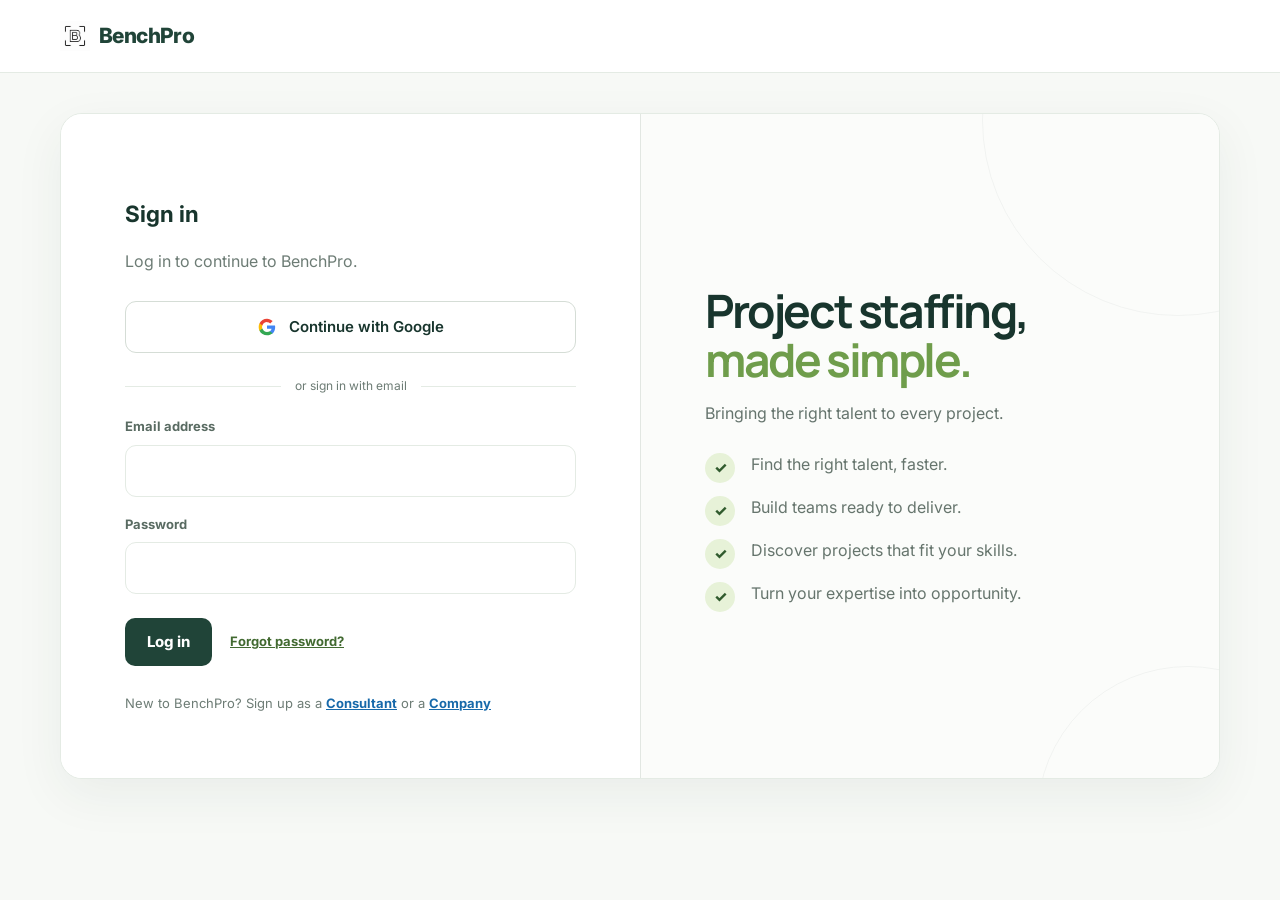
<file: client.html>
<!doctype html>
<html lang="en">
<head>
  <meta charset="utf-8">
  <meta name="viewport" content="width=device-width, initial-scale=1">
  <meta name="theme-color" content="#204438">
  <title>Client workspace | BenchPro</title>
  <link rel="icon" type="image/png" href="images/benchpro-logo.png">
  <link rel="stylesheet" href="brand.css">
  <link rel="stylesheet" href="dashboard.css">
  <link rel="stylesheet" href="client-workspace.css">
<link rel="stylesheet" href="shortlists.css"><link rel="stylesheet" href="pipeline.css">
</head>
<body>
<a class="skip-link" href="#mainContent">Skip to content</a>
<section id="authView" class="login-card" hidden>
  <a class="brand" href="index.html"><img class="brand-logo" src="images/benchpro-logo.png" alt="">BenchPro</a>
  <h1>Sign in</h1><p>Log in to your BenchPro workspace.</p>
  <form id="loginForm">
    <div class="field"><label for="email">Email address</label><input id="email" type="email" autocomplete="username" required></div>
    <div class="field"><label for="password">Password</label><input id="password" type="password" autocomplete="current-password" required></div>
    <button id="loginButton" class="button" type="submit">Log in</button>
    <button id="forgotPassword" class="text-button" type="button">Forgot password?</button>
  </form>
  <div id="authFeedback" class="feedback" role="status" hidden></div>
  <p class="small">Need client access? Ask your company’s BenchPro superuser.</p>
</section>
<div id="dashboard" class="dashboard-shell" hidden>
  <button id="navBackdrop" class="nav-backdrop" aria-label="Close navigation" hidden></button>
  <aside id="workspaceSidebar" class="sidebar">
    <button id="closeNavigation" class="icon-button mobile-menu close-navigation" aria-label="Close navigation"><span data-icon="close"></span></button>
    <a class="brand" href="index.html"><img class="brand-logo" src="images/benchpro-logo.png" alt="">BenchPro<span class="brand-dot"></span></a>
    <div class="company-card"><span id="companyInitials" class="company-avatar">B</span><div><strong id="clientName">Your company</strong><span id="modeLabel">Client workspace</span></div></div>
    <nav class="workspace-nav" aria-label="Client workspace menu">
      <button data-tab="overview" aria-controls="overviewPanel" aria-current="page"><span class="nav-icon" data-icon="overview"></span>Overview</button>
      <button data-tab="roles" aria-controls="rolesPanel"><span class="nav-icon" data-icon="roles"></span>Roles<span id="navRoleCount" class="nav-count">—</span></button>
      <button data-tab="shortlists" aria-controls="shortlistsPanel"><span class="nav-icon" data-icon="document"></span>Talent pipeline<span id="shortlistCount" class="nav-count">0</span></button>
      <button id="postRoleTab" data-tab="post-role" aria-controls="roleFormPanel" hidden><span class="nav-icon" data-icon="plus"></span>Post a role</button>
      <div id="manageDivider" class="nav-divider" hidden></div>
      <button id="teamTab" data-tab="team" aria-controls="teamAccessPanel" hidden><span class="nav-icon" data-icon="team"></span>Team access</button>
      <button data-tab="help" aria-controls="helpPanel"><span class="nav-icon" data-icon="help"></span>Help &amp; support</button>
    </nav>
    <div class="sidebar-bottom"><div class="partner-note"><span data-icon="spark"></span><strong>Your next great hire<br>starts here.</strong><p>From your first brief to the right project talent.</p><button class="text-button" data-go-tab="help">How BenchPro works <span aria-hidden="true">↗</span></button></div><div class="sidebar-footer"><span class="status-dot"></span>Built around your projects</div></div>
  </aside>
  <div class="workspace-body">
    <header class="topbar">
      <div class="topbar-location"><button id="menuToggle" class="icon-button mobile-menu" aria-label="Open navigation" aria-expanded="false" aria-controls="workspaceSidebar"><span data-icon="menu"></span></button><span class="breadcrumb-root">Workspace</span><span class="breadcrumb-slash">/</span><span id="breadcrumb">Overview</span></div>
      <div class="account"><span id="accountInitials" class="avatar">—</span><div class="account-copy"><strong id="accountName">Your account</strong><span id="accountRole">Client workspace</span></div><button id="signOut" class="icon-button" aria-label="Log out" title="Log out"><span data-icon="logout"></span></button></div>
    </header>
    <main id="mainContent" tabindex="-1">
      <div class="page-heading"><div><p id="pageEyebrow" class="eyebrow">YOUR HIRING, AT A GLANCE</p><h1 id="title">Welcome</h1><p id="pageDescription" class="page-description">A clear view of your roles, your team, and what’s next.</p></div><div class="heading-actions"><button id="refresh" class="icon-button refresh-button" aria-label="Refresh" title="Refresh"><img src="images/refresh-icon.png" alt=""></button><button id="headerPostRole" class="button" data-go-tab="post-role" hidden><span data-icon="plus"></span>Post a role</button></div></div>
      <div id="pageFeedback" class="feedback" role="status" aria-live="polite" hidden></div>
      <div id="loadingState" class="loading-state" role="status"><span class="spinner"></span>Opening your workspace…</div>
      <div id="workspaceContent" hidden>
        <section id="overviewPanel" class="tab-panel" data-panel="overview" aria-label="Overview">
          <div id="metrics" class="metrics"></div>
          <div class="overview-grid">
            <div class="overview-primary">
              <section class="surface attention-surface"><div class="section-heading"><div><p class="section-kicker"><span class="attention-dot"></span>YOUR NEXT STEPS</p><h2>Needs your attention</h2></div><span id="attentionCount" class="count-badge">0</span></div><div id="attentionList"></div></section>
              <section class="surface"><div class="section-heading"><div><h2>Active roles</h2><p>Keep your next hires moving forward.</p></div><button class="text-button" data-open-filter="current">View all <span aria-hidden="true">→</span></button></div><div id="activeRoles"></div></section>
            </div>
            <div class="overview-secondary">
              <section class="surface pipeline-surface"><div class="section-heading"><div><h2>Your role requests</h2><p id="pipelineScope">Across your workspace</p></div><span class="muted-icon" data-icon="chart"></span></div><div id="pipeline"></div></section>
              <section class="surface activity-surface"><div class="section-heading"><div><h2>Recently submitted</h2><p>The latest requests in your workspace.</p></div></div><div id="recentActivity"></div></section>
            </div>
          </div>
          <div class="overview-footnote"><span><span data-icon="shield"></span><span id="scopeNote">Your company’s hiring workspace</span></span><span id="lastRefreshed"></span></div>
        </section>
        <section id="rolesPanel" class="tab-panel" data-panel="roles" aria-label="Roles" hidden>
          <div class="surface roles-surface">
            <div class="role-toolbar"><div class="role-tabs" role="group" aria-label="Role status"><button data-role-filter="all" aria-pressed="true">All roles <span id="allRoleCount">0</span></button><button data-role-filter="current" aria-pressed="false">Open</button><button data-role-filter="new" aria-pressed="false">Awaiting review</button><button data-role-filter="closed" aria-pressed="false">Closed</button></div></div>
            <div class="table-tools"><label class="search-field"><span data-icon="search"></span><input id="roleSearch" type="search" placeholder="Search roles or owners" aria-label="Search roles or owners"></label><div class="table-filters"><label class="sr-only" for="ownerFilter">Filter by owner</label><select id="ownerFilter" hidden><option value="all">All owners</option></select><label class="sr-only" for="roleSort">Sort roles</label><select id="roleSort"><option value="newest">Newest first</option><option value="oldest">Oldest first</option><option value="start">Start date</option><option value="title">Role title A–Z</option></select></div></div>
            <div id="roles" class="roles-list"></div>
            <div class="table-footer"><span id="rolesResult" role="status" aria-live="polite"></span><div class="pagination"><button id="previousPage" class="icon-button" aria-label="Previous page"><span data-icon="left"></span></button><span id="pageNumber"></span><button id="nextPage" class="icon-button" aria-label="Next page"><span data-icon="right"></span></button></div></div>
          </div>
        </section>
        <section id="roleFormPanel" class="tab-panel" data-panel="post-role" aria-label="Post a role" hidden>
          <div class="form-layout"><form id="newRoleForm" class="surface role-form" novalidate>
            <div class="form-section-heading"><span class="step-number">1</span><div><h2>Tell us about the role</h2><p>The essentials to help us find the right talent.</p></div></div>
            <div class="form-grid">
              <div class="field full"><label for="roleTitle">Role or key skills <span>*</span></label><input id="roleTitle" name="role_or_skills" required minlength="2" maxlength="200" placeholder="e.g. Senior Data Engineer · Snowflake, Python"></div>
              <div class="field"><label for="duration">Project duration</label><input id="duration" name="project_duration" maxlength="120" placeholder="e.g. 6 months"></div>
              <div class="field"><label for="startDate">Target start date</label><input id="startDate" name="target_start_date" type="date"></div>
              <div class="field full"><label for="location">Work location or time zone</label><input id="location" name="work_location_timezone" maxlength="140" placeholder="e.g. Remote · India Standard Time"></div>
              <div class="field full"><label for="projectDetails">Project details</label><textarea id="projectDetails" name="project_details" maxlength="2000" rows="4" placeholder="What will this person work on? Share the skills and experience that matter."></textarea></div>
              <div class="field full"><label for="roleJd">Job description <span class="optional">Optional</span></label><div class="upload"><span data-icon="upload"></span><div><input id="roleJd" name="jd" type="file" accept=".pdf,.doc,.docx,application/pdf,application/msword,application/vnd.openxmlformats-officedocument.wordprocessingml.document"><p class="small">PDF, DOC or DOCX · up to 10 MB</p></div></div></div>
            </div>
            <div class="form-section-heading contact-section"><span class="step-number">2</span><div><h2>Your point of contact</h2><p>Who should our team follow up with?</p></div></div>
            <div class="form-grid">
              <div class="field"><label for="contactName">Full name <span>*</span></label><input id="contactName" name="contact_name" autocomplete="name" required minlength="2" maxlength="120"></div>
              <div class="field"><label for="designation">Designation <span>*</span></label><input id="designation" name="designation" autocomplete="organization-title" required maxlength="120"></div>
              <div class="field"><label for="workEmail">Work email <span>*</span></label><input id="workEmail" name="work_email" type="email" autocomplete="email" required></div>
              <div class="field"><label for="phone">Phone <span>*</span></label><input id="phone" name="phone_number" type="tel" autocomplete="tel" required minlength="7" maxlength="32"></div>
            </div>
            <div id="formFeedback" class="feedback" role="status" hidden></div><div class="form-footer"><span class="small">* Required fields</span><button class="button" type="submit">Send role request <span aria-hidden="true">→</span></button></div>
          </form><aside class="form-guide"><span data-icon="spark"></span><h2>A great brief.<br>A better match.</h2><p>Share your brief. We’ll take it from there.</p><ol><li><strong>Tell us what you need</strong><span>Share the role, skills, and project requirements.</span></li><li><strong>We review your request</strong><span>Your BenchPro team follows up to align on the details.</span></li><li><strong>Move forward together</strong><span>We help connect your project with the right talent.</span></li></ol></aside></div>
        </section>
        <section id="teamAccessPanel" class="tab-panel" data-panel="team" aria-label="Team access" hidden>
          <div class="surface team-summary"><div><h2>Your hiring team</h2><p id="teamSummary"></p></div><button id="showInvite" class="button"><span data-icon="plus"></span>Invite teammate</button></div>
          <form id="inviteForm" class="surface invite-form" hidden><h2>Invite a teammate</h2><p id="inviteHint">Use an email from your company’s approved domains.</p><div class="invite-fields"><div class="field"><label for="inviteEmail">Work email</label><input id="inviteEmail" name="email" type="email" required placeholder="name@company.com"></div><div id="inviteRoleField" class="field" hidden><label for="inviteRole">Access level</label><select id="inviteRole" name="role"><option value="recruiter">Team member</option><option value="superuser">Client superuser</option></select></div><button class="button" type="submit">Send invitation</button><button id="cancelInvite" class="text-button" type="button">Cancel</button></div></form>
          <div id="members" class="surface team-list"></div><div class="team-note"><span data-icon="shield"></span><p>Team members see only the roles assigned to them. Removing access preserves their BenchPro account and history.</p></div>
          <div id="domainBlock" class="surface domain-panel" hidden><h2>Approved email domains</h2><p>Only BenchPro Admin can approve domains and restore superuser access.</p><div id="domains" class="domain-list"></div><form id="domainForm" class="inline-form"><label class="sr-only" for="newDomain">Company email domain</label><input id="newDomain" name="domain" placeholder="company.com" required><button class="button secondary" type="submit">Approve domain</button></form></div>
        </section>
        <section id="helpPanel" class="tab-panel" data-panel="help" aria-label="Help and support" hidden>
          <div class="help-grid"><section class="surface help-intro"><span data-icon="help"></span><h2>A little guidance.<br>A clearer next step.</h2><p>For help with a role or your account, contact your existing BenchPro representative. Include the role reference so the team can find your request.</p><button class="button secondary" data-go-tab="roles">Find a role reference <span aria-hidden="true">→</span></button></section><section class="surface faq"><h2>Workspace essentials</h2><details open><summary>What happens after I post a role?</summary><p>Your request goes to BenchPro for review. The team follows up to clarify your requirements and discuss next steps.</p></details><details><summary>Which roles can I see?</summary><p>Client superusers see all roles for their company. Team members see only roles assigned to them. The overview and role counts follow the same access rules.</p></details><details><summary>How do I add a teammate?</summary><p>A client superuser can open Team access and invite a colleague using an approved company email domain. Contact BenchPro Admin if a domain needs to be approved.</p></details><details><summary>Where is my job description?</summary><p>Open a role from the Roles page. If a document is attached, you’ll find it in the role details.</p></details><details><summary>Can I reassign a role?</summary><p>Yes. As a client superuser, open the role details and select Edit next to the owner. Choose a teammate and confirm the assignment.</p></details></section></div>
        </section>
      </div>
    </main>
  </div>
</div>
<dialog id="roleDetailDialog" class="detail-dialog" aria-labelledby="detailTitle"><div id="roleDetailContent"></div></dialog>
<dialog id="memberDialog" class="modal" aria-labelledby="memberDialogTitle"><div id="memberDialogContent"></div></dialog>
<dialog id="assignmentConfirmDialog" class="modal confirmation-dialog" aria-labelledby="assignmentDialogTitle" aria-describedby="assignmentDialogMessage"><div class="modal-body"><span class="modal-symbol" data-icon="check"></span><h2 id="assignmentDialogTitle">Confirm role assignment</h2><p id="assignmentDialogMessage"></p></div><form method="dialog" class="modal-actions"><button class="button secondary" value="cancel">Cancel</button><button id="confirmationAction" class="button" value="confirm">Assign role</button></form></dialog>
<script src="client-model.js"></script>
<script src="shortlist-core.js"></script>
<script src="pipeline.js"></script><script src="client-shortlists.js"></script>
<script src="client.js"></script>
</body>
</html>
</file>
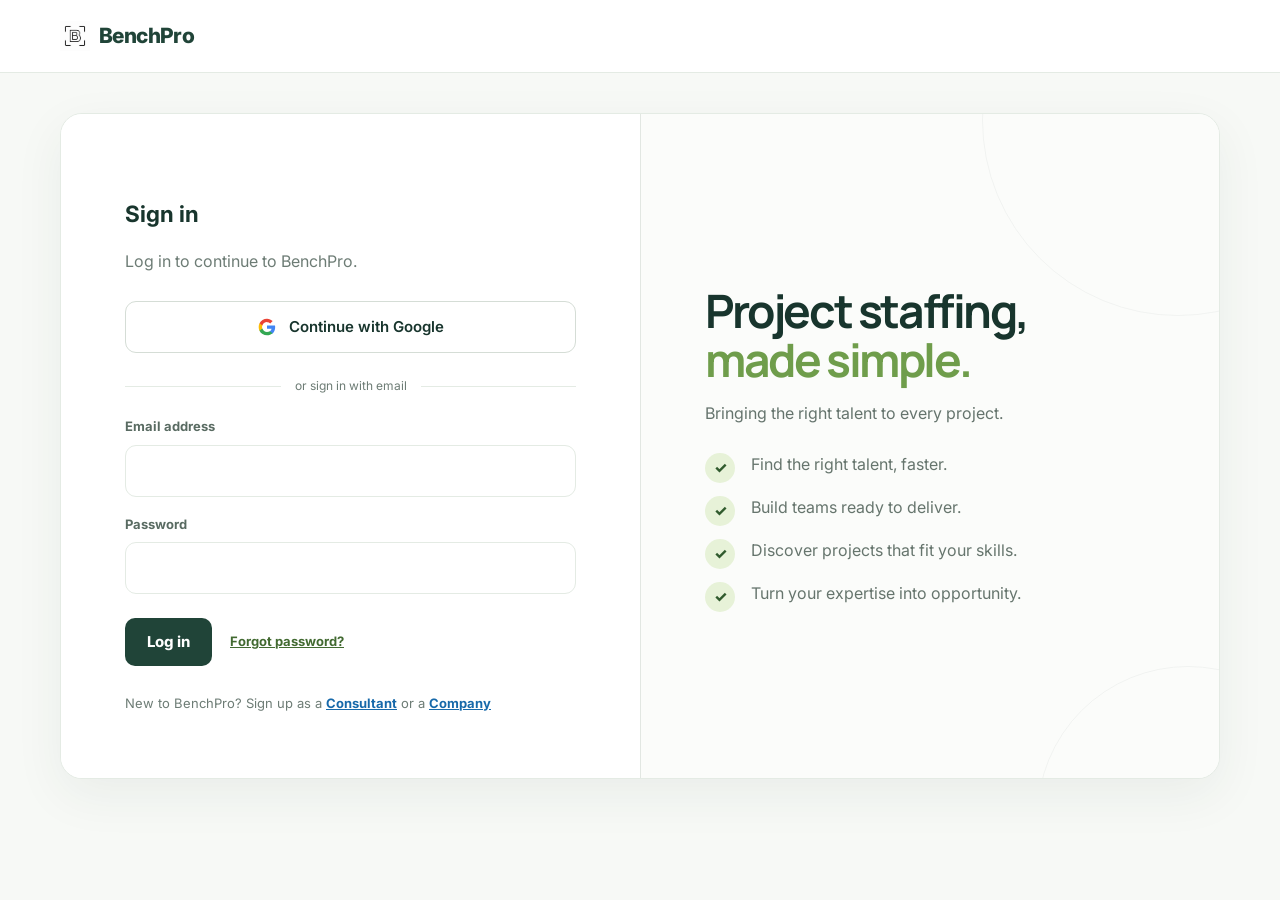
<file: login.html>
<!doctype html>
<html lang="en">
<head>
  <meta charset="utf-8">
  <meta name="viewport" content="width=device-width, initial-scale=1">
  <meta name="theme-color" content="#f7f9f6">
  <link href="https://fonts.googleapis.com/css2?family=Inter:wght@400;500;600;700&family=Manrope:wght@700;800&display=swap" rel="stylesheet">
  <title>Log in | BenchPro</title>
  <link rel="icon" type="image/png" href="images/benchpro-logo.png">
  <link rel="stylesheet" href="brand.css">
  <style>
    :root{--ink:#18352d;--muted:#6d7c75;--line:#e4ebe4;--green:#204438;--lime:#c5ed75;--bg:#f7f9f6;--red:#a33232}
    *{box-sizing:border-box}
    body{margin:0;background:var(--bg);color:var(--ink);font:15px/1.5 Inter,ui-sans-serif,system-ui,-apple-system,"Segoe UI",sans-serif}
    button,input{font:inherit}a,button{cursor:pointer}
    .shell{width:min(1160px,calc(100% - 48px));margin:auto}
    header{background:#fff;border-bottom:1px solid var(--line)}
    .top{height:72px;display:flex;align-items:center;justify-content:space-between}
    .brand{font-weight:800;font-size:21px;color:var(--green);text-decoration:none;letter-spacing:-.6px}
    main{padding:40px 0 72px}
    .auth-layout{display:grid;grid-template-columns:1fr 1fr;min-height:610px;overflow:hidden;background:#fff;border:1px solid var(--line);border-radius:22px;box-shadow:0 16px 50px #1e3e2c10}
    .login-card{display:flex;flex-direction:column;justify-content:center;padding:clamp(34px,5vw,68px);background:#fff}
    #recoveryView{max-width:560px;min-height:400px;margin:46px auto;border:1px solid var(--line);border-radius:18px;box-shadow:0 12px 36px #1e3e2c0a}
    .brand-panel{position:relative;isolation:isolate;display:flex;flex-direction:column;justify-content:center;overflow:hidden;padding:clamp(34px,5vw,68px);background:#fbfcfa;border-left:1px solid #e2e7e2;color:var(--ink)}
    .brand-panel:before,.brand-panel:after{position:absolute;z-index:-1;border:1px solid #18352d0b;border-radius:50%;content:""}
    .brand-panel:before{width:390px;height:390px;right:-155px;top:-190px}
    .brand-panel:after{width:300px;height:300px;right:-120px;bottom:-190px}
    .eyebrow{text-transform:uppercase;letter-spacing:1.25px;color:#76934d;font-size:11px;font-weight:800}
    .brand-panel .eyebrow{color:#6f8b45}
    .brand-panel h1{font-family:Manrope,ui-sans-serif,system-ui,sans-serif;font-size:clamp(34px,3.6vw,48px);font-weight:700;line-height:1.06;letter-spacing:-2.4px;margin:8px 0;max-width:560px}
    .brand-panel h1 em{font-style:normal;color:#6f9d4b}
    .subtitle{color:var(--muted);margin:0 0 28px;font-size:16px}
    .google-login{display:flex;align-items:center;justify-content:center;gap:12px;width:100%;min-height:52px;border:1px solid #d5ddd6;border-radius:11px;background:#fff;color:var(--ink);font-size:15px;font-weight:600}
    .google-login:hover{background:#f7f9f6;border-color:#aebbb2}
    .google-login:focus-visible{outline:3px solid #c5ed7560;outline-offset:3px}
    .google-login:disabled{opacity:.6;cursor:wait}
    .google-login svg{width:20px;height:20px;flex:none}
    .login-divider{display:flex;align-items:center;gap:14px;margin:24px 0 4px;color:var(--muted);font-size:12px}
    .login-divider:before,.login-divider:after{content:"";height:1px;background:var(--line);flex:1}
    .field{display:grid;gap:8px;margin:18px 0}
    .field label{font-size:13px;font-weight:700;color:#596b62}
    .field input{width:100%;min-height:52px;border:1px solid var(--line);border-radius:11px;padding:13px 15px;background:#fff;color:var(--ink);font-size:16px}
    .field input:focus{outline:3px solid #c5ed7560;border-color:#729453}
    .form-actions{display:flex;align-items:center;gap:18px;margin-top:24px}
    .button{min-height:48px;border:0;border-radius:10px;background:var(--green);color:white;padding:12px 22px;font-weight:750;font-size:15px}
    .button:disabled{opacity:.55;cursor:wait}
    .link-button{border:0;background:none;padding:8px 0;color:#426a31;font-size:13px;font-weight:700;text-decoration:underline}
    .feedback{padding:11px 13px;border-radius:9px;background:#f2f6ec;color:#385c31;font-size:13px;margin:14px 0}
    .feedback.error{background:#fff0ee;color:var(--red)}
    .feedback[hidden],[hidden]{display:none!important}
    .small{font-size:13px;color:var(--muted)}
    .signup-note{margin:28px 0 0}
    .signup-note a.link-button{color:#1769aa}
    .brand-lead{max-width:460px;color:#65746d;font-size:16px;margin:8px 0 28px}
    .benefits{display:grid;gap:13px;margin:0;padding:0;list-style:none}
    .benefit{display:grid;grid-template-columns:34px 1fr;align-items:start;gap:12px;color:var(--ink)}
    .benefit-icon{display:grid;place-items:center;width:30px;height:30px;border-radius:50%;background:#e7f2d8;color:#315b2e;font-weight:800}
    .benefit > span:last-child{color:#66756d;font-size:16px;font-weight:400;line-height:1.45}
    .choice-card{max-width:700px;margin:45px auto;background:white;border:1px solid var(--line);border-radius:16px;padding:32px;box-shadow:0 8px 28px #1e3e2c0a}
    .role-list{display:grid;gap:10px;margin-top:18px}
    .role-choice{display:flex;align-items:center;justify-content:space-between;gap:14px;width:100%;padding:15px;border:1px solid var(--line);border-radius:12px;background:#fff;color:var(--ink);text-align:left}
    .role-choice:hover{border-color:#9fb68b;background:#fbfcf8}
    .role-choice strong,.role-choice span{display:block}
    .role-choice span{font-size:12px;color:var(--muted)}
    .role-choice b{color:#4f7138;font-size:20px}
    @media(max-width:760px){.shell{width:min(620px,calc(100% - 28px))}.auth-layout{grid-template-columns:1fr;min-height:0}.login-card{padding:38px 30px}.brand-panel{padding:38px 30px;border-left:0;border-top:1px solid #e2e7e2}.brand-panel h1{font-size:clamp(32px,7vw,42px);letter-spacing:-1.8px}.benefits{gap:11px}main{padding-top:24px}}
    @media(max-width:420px){.shell{width:calc(100% - 20px)}.login-card,.brand-panel{padding:30px 22px}.auth-layout{border-radius:16px}.form-actions{gap:14px;flex-wrap:wrap}.signup-note{margin-top:22px}}
  </style>
</head>
<body>
  <header><div class="shell top"><a class="brand" href="/"><img class="brand-logo" src="images/benchpro-logo.png" alt="">BenchPro</a></div></header>
  <main class="shell">
    <div class="auth-layout" id="loginLayout">
      <section id="loginView" class="login-card">
        <h1>Sign in</h1>
        <p class="subtitle">Log in to continue to BenchPro.</p>
        <button id="googleLoginButton" class="google-login" type="button"><svg viewBox="0 0 48 48" aria-hidden="true"><path fill="#4285F4" d="M43.6 24.5c0-1.4-.1-2.8-.4-4.1H24v7.8h11a9.4 9.4 0 0 1-4.1 6.2v5.1h6.6c3.9-3.6 6.1-8.9 6.1-15z"/><path fill="#34A853" d="M24 44c5.4 0 10-1.8 13.4-4.9l-6.6-5.1c-1.8 1.2-4.1 1.9-6.8 1.9-5.2 0-9.6-3.5-11.2-8.2H6v5.2C9.3 39.5 16.1 44 24 44z"/><path fill="#FBBC05" d="M12.8 27.7c-.4-1.2-.7-2.4-.7-3.7s.2-2.5.7-3.7v-5.2H6C4.7 17.7 4 20.8 4 24s.7 6.3 2 8.9l6.8-5.2z"/><path fill="#EA4335" d="M24 12.4c3 0 5.7 1 7.8 3.1l5.8-5.8C34 6.4 29.4 4 24 4 16.1 4 9.3 8.5 6 15.1l6.8 5.2c1.6-4.7 6-8.2 11.2-8.2z"/></svg><span>Continue with Google</span></button>
        <div class="login-divider">or sign in with email</div>
        <form id="loginForm">
          <div class="field"><label for="email">Email address</label><input id="email" type="email" autocomplete="username" required></div>
          <div class="field"><label for="password">Password</label><input id="password" type="password" autocomplete="current-password" required></div>
          <div class="form-actions"><button id="loginButton" class="button" type="submit">Log in</button><button id="forgotPassword" class="link-button" type="button">Forgot password?</button></div>
        </form>
        <div id="feedback" class="feedback" hidden aria-live="polite"></div>
        <p class="small signup-note">New to BenchPro? Sign up as a <a class="link-button" href="candidate.html">Consultant</a> or a <a class="link-button" href="index.html?flow=company">Company</a></p>
      </section>
      <aside class="brand-panel" aria-labelledby="brandHeadline">
        <h1 id="brandHeadline">Project staffing,<br><em>made simple.</em></h1>
        <p class="brand-lead">Bringing the right talent to every project.</p>
        <ul class="benefits">
          <li class="benefit"><span class="benefit-icon" aria-hidden="true">✓</span><span>Find the right talent, faster.</span></li>
          <li class="benefit"><span class="benefit-icon" aria-hidden="true">✓</span><span>Build teams ready to deliver.</span></li>
          <li class="benefit"><span class="benefit-icon" aria-hidden="true">✓</span><span>Discover projects that fit your skills.</span></li>
          <li class="benefit"><span class="benefit-icon" aria-hidden="true">✓</span><span>Turn your expertise into opportunity.</span></li>
        </ul>
      </aside>
    </div>
    <section id="destinationView" class="choice-card" hidden>
      <span class="eyebrow">BenchPro account</span>
      <h1>Where would you like to go?</h1>
      <p class="subtitle">This account has more than one BenchPro workspace.</p>
      <div id="destinations" class="role-list"></div>
      <button id="signOutButton" class="link-button" type="button">Sign out</button>
      <div id="destinationFeedback" class="feedback" hidden aria-live="polite"></div>
    </section>
    <section id="recoveryView" class="login-card" hidden>
      <span class="eyebrow">BenchPro account</span>
      <h1>Choose a new password</h1>
      <p class="subtitle">Set a new password to continue to your BenchPro account.</p>
      <form id="recoveryForm"><div class="field"><label for="newPassword">New password</label><input id="newPassword" type="password" minlength="6" autocomplete="new-password" required></div><p class="small">Use at least 6 characters, including a letter, a number, and a special character.</p><button class="button" type="submit">Update password</button></form>
      <div id="recoveryFeedback" class="feedback" hidden aria-live="polite"></div>
    </section>
  </main>
  <script src="project-intent.js"></script>
  <script>
    ProjectIntent.capture(location.search,sessionStorage,Date.now(),localStorage);
    const applicationId=ProjectIntent.read(sessionStorage);if(applicationId)document.querySelector('.signup-note a').href='candidate.html?apply_to='+applicationId;
    const SUPABASE_URL='https://ttmkcmeqiawrzbvymhal.supabase.co',KEY='sb_publishable_kYY2o5gsLpUww-bgH0az4A_nQhdMiaN',SESSION_KEY='benchpro_candidate_session';
    const $=id=>document.getElementById(id),loginLayout=$('loginLayout'),loginView=$('loginView'),destinationView=$('destinationView'),recoveryView=$('recoveryView');
    let session=null;
    function getSession(){try{return JSON.parse(sessionStorage.getItem(SESSION_KEY)||'null')}catch{return null}}
    function saveSession(value){sessionStorage.setItem(SESSION_KEY,JSON.stringify(value))}
    function clearSession(){sessionStorage.removeItem(SESSION_KEY);sessionStorage.removeItem('benchpro_staff_session')}
    function message(node,text,error=false){node.textContent=text;node.hidden=!text;node.classList.toggle('error',error)}
    async function auth(path,payload,token){return fetch(SUPABASE_URL+'/auth/v1/'+path,{method:'POST',headers:{apikey:KEY,Authorization:'Bearer '+(token||KEY),'Content-Type':'application/json'},body:JSON.stringify(payload)})}
    async function api(path,token){return fetch(SUPABASE_URL+'/rest/v1/'+path,{headers:{apikey:KEY,Authorization:'Bearer '+token,'Content-Type':'application/json'}})}
    function gotoCandidate(){location.replace('candidate.html')}
    function gotoClient(clientId){location.replace('client.html?client_id='+encodeURIComponent(clientId))}
    function gotoAdmin(){sessionStorage.setItem('benchpro_staff_session',JSON.stringify(session));location.replace('admin.html')}
    function showLogin(text='',error=false){loginLayout.hidden=false;destinationView.hidden=true;recoveryView.hidden=true;message($('feedback'),text,error)}
    function showDestinations(options){loginLayout.hidden=true;destinationView.hidden=false;recoveryView.hidden=true;const list=$('destinations');list.replaceChildren();for(const option of options){const button=document.createElement('button');button.className='role-choice';button.type='button';button.innerHTML='<span><strong></strong><span></span></span><b>→</b>';button.querySelector('strong').textContent=option.title;button.querySelector('span span').textContent=option.detail;button.addEventListener('click',option.go);list.append(button)}}
    async function routeAccount(current){
      session=current;saveSession(session);const token=session.access_token,user=session.user;
      sessionStorage.removeItem('benchpro_staff_session');
      const staffResponse=await fetch(SUPABASE_URL+'/rest/v1/rpc/is_benchpro_staff_account',{method:'POST',headers:{apikey:KEY,Authorization:'Bearer '+token,'Content-Type':'application/json'},body:'{}'});
      if(!staffResponse.ok)throw new Error('Could not verify your BenchPro access. Please try again.');
      const isStaff=await staffResponse.json();
      if(typeof isStaff!=='boolean')throw new Error('Could not verify your BenchPro access. Please try again.');
      const application=typeof ProjectIntent!=='undefined'?ProjectIntent.read(sessionStorage):null;
      if(application){if(isStaff)sessionStorage.setItem('benchpro_staff_session',JSON.stringify(session));location.replace(ProjectIntent.target(application));return}
      if(isStaff){gotoAdmin();return}
      const membershipParams=new URLSearchParams({select:'id,client_id,role,status,user_id',user_id:'eq.'+user.id,status:'eq.active',order:'created_at.asc'});
      const [candidateResponse,membershipResponse]=await Promise.all([api('candidate_accounts?select=id&user_id=eq.'+encodeURIComponent(user.id)+'&limit=1',token),api('client_memberships?'+membershipParams.toString(),token)]);
      if(!candidateResponse.ok||!membershipResponse.ok)throw new Error('Could not check your BenchPro workspaces. Please try again.');
      const candidates=await candidateResponse.json(),memberships=await membershipResponse.json(),hasCandidate=candidates.length>0||user.user_metadata?.benchpro_role==='candidate'||memberships.length===0;
      let clientOptions=[];
      if(memberships.length){const ids=[...new Set(memberships.map(row=>row.client_id))],clientParams=new URLSearchParams({select:'id,company_name',id:'in.('+ids.join(',')+')'}),clientResponse=await api('clients?'+clientParams.toString(),token);if(!clientResponse.ok)throw new Error('Could not load your client workspace names. Please try again.');const clients=await clientResponse.json();clientOptions=memberships.map(member=>({id:member.client_id,title:clients.find(client=>client.id===member.client_id)?.company_name||'Client workspace',detail:member.role==='superuser'?'Client superuser':'Team member',go:()=>gotoClient(member.client_id)}))}
      const options=[...(hasCandidate?[{title:'Candidate dashboard',detail:'Your private talent profile and applications',go:gotoCandidate}]:[]),...clientOptions];
      if(options.length===1){options[0].go();return}
      if(options.length>1){showDestinations(options);return}
      clearSession();session=null;showLogin('No candidate profile or active client workspace is linked to this account. Ask your client superuser for access, or create a candidate profile.',true)
    }
    $('loginForm').addEventListener('submit',async event=>{event.preventDefault();const button=$('loginButton');button.disabled=true;button.textContent='Signing in…';message($('feedback'),'');try{const response=await auth('token?grant_type=password',{email:$('email').value.trim().toLowerCase(),password:$('password').value}),result=await response.json();if(!response.ok)throw new Error(result.msg||result.error_description||'Email or password not recognized. Check your details and try again.');result.expires_at=result.expires_at||Math.floor(Date.now()/1000)+(result.expires_in||3600);await routeAccount(result)}catch(error){showLogin(error.message||'Could not sign in. Please try again.',true)}finally{button.disabled=false;button.textContent='Log in'}});
    $('googleLoginButton').addEventListener('click',()=>{
      const button=$('googleLoginButton');
      message($('feedback'),'');
      if(!['https:','http:'].includes(location.protocol)){showLogin('Open BenchPro on the website to continue with Google.',true);return}
      button.disabled=true;
      button.querySelector('span').textContent='Connecting to Google…';
      try{
        // Use the existing implicit callback and shared account routing below.
        const redirect=new URL(location.pathname,location.origin);
        const pending=ProjectIntent.read(sessionStorage);
        if(pending)redirect.searchParams.set('apply_to',pending);
        const authorize=new URL(SUPABASE_URL+'/auth/v1/authorize');
        authorize.search=new URLSearchParams({provider:'google',redirect_to:redirect.href,prompt:'select_account'}).toString();
        location.assign(authorize.href);
      }catch(error){button.disabled=false;button.querySelector('span').textContent='Continue with Google';showLogin('Could not connect to Google. Please try again or sign in with email.',true)}
    });
    window.addEventListener('pageshow',()=>{const button=$('googleLoginButton');button.disabled=false;button.querySelector('span').textContent='Continue with Google'});
    $('forgotPassword').addEventListener('click',async()=>{const email=$('email').value.trim().toLowerCase();if(!email){message($('feedback'),'Enter your email address first.',true);$('email').focus();return}try{const redirect=location.origin+location.pathname,response=await auth('recover?redirect_to='+encodeURIComponent(redirect),{email});if(!response.ok){const result=await response.json();throw new Error(result.msg||result.message||'Could not send the password reset email.')}message($('feedback'),'If an account exists for that address, a password reset link is on its way.')}catch(error){message($('feedback'),error.message,true)}});
    $('recoveryForm').addEventListener('submit',async event=>{event.preventDefault();const password=$('newPassword').value;if(!(/^(?=.*[A-Za-z])(?=.*\d)(?=.*[^A-Za-z0-9\s]).{6,}$/.test(password))){message($('recoveryFeedback'),'Use at least 6 characters, including a letter, a number, and a special character.',true);return}try{const response=await fetch(SUPABASE_URL+'/auth/v1/user',{method:'PUT',headers:{apikey:KEY,Authorization:'Bearer '+session.access_token,'Content-Type':'application/json'},body:JSON.stringify({password})}),result=await response.json();if(!response.ok)throw new Error(result.msg||result.message||'Could not update your password. Request a new reset link and try again.');clearSession();session=null;history.replaceState(null,'',location.pathname);showLogin('Password updated. Sign in with your new password.')}catch(error){message($('recoveryFeedback'),error.message,true)}});
    $('signOutButton').addEventListener('click',async()=>{try{if(session?.access_token)await auth('logout',{},session.access_token)}catch{}clearSession();session=null;location.replace('/')});
    (async()=>{const hash=new URLSearchParams(location.hash.slice(1)),error=hash.get('error_code')||hash.get('error');if(error){history.replaceState(null,'',location.pathname);clearSession();showLogin('Sign-in could not be completed. Please try again. If you were resetting your password, request a new reset link.',true);return}if(hash.has('access_token')&&hash.has('refresh_token')){session={access_token:hash.get('access_token'),refresh_token:hash.get('refresh_token'),expires_at:Math.floor(Date.now()/1000)+Number(hash.get('expires_in')||3600)};saveSession(session);try{const response=await fetch(SUPABASE_URL+'/auth/v1/user',{headers:{apikey:KEY,Authorization:'Bearer '+session.access_token}});if(!response.ok)throw new Error('Could not verify this link. Please try again.');session.user=await response.json();saveSession(session);history.replaceState(null,'',location.pathname);if(hash.get('type')==='recovery'){loginLayout.hidden=true;destinationView.hidden=true;recoveryView.hidden=false}else await routeAccount(session)}catch(caught){clearSession();session=null;showLogin(caught.message,true)}return}const existing=getSession();if(existing?.access_token){session=existing;try{if(!session.user?.id){const response=await fetch(SUPABASE_URL+'/auth/v1/user',{headers:{apikey:KEY,Authorization:'Bearer '+session.access_token}});if(!response.ok)throw new Error('Your session has expired. Sign in again.');session.user=await response.json();saveSession(session)}await routeAccount(session);return}catch(caught){clearSession();session=null;showLogin(caught.message,true);return}}showLogin()})();
  </script>
</body>
</html>
</file>
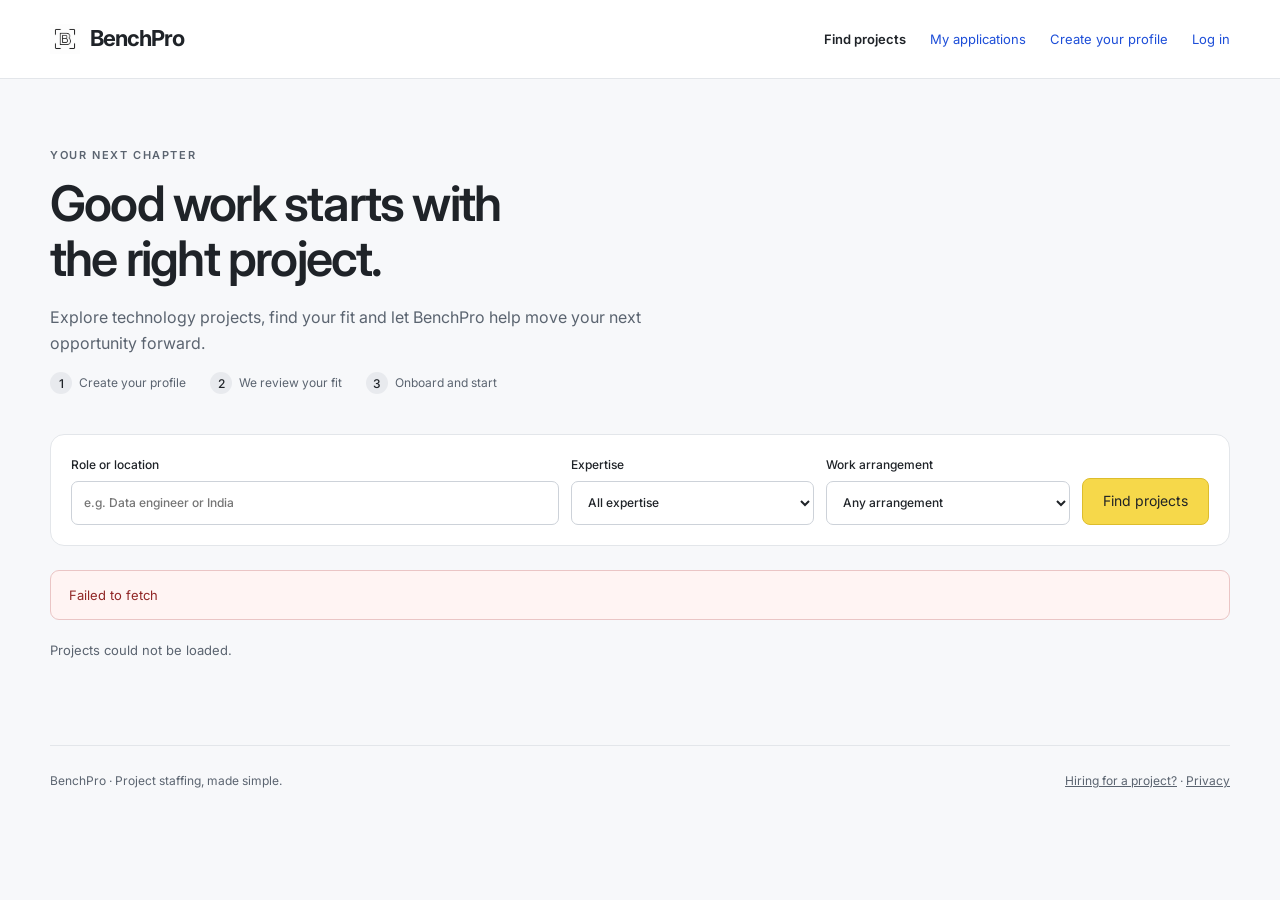
<file: projects.html>
<!doctype html>
<html lang="en"><head><meta charset="utf-8"><meta name="viewport" content="width=device-width,initial-scale=1"><title>Find project work | BenchPro</title><meta name="description" content="Explore technology project opportunities with BenchPro. Find a role that fits your skills and apply with your private candidate profile."><link rel="icon" href="images/benchpro-logo.png"><link rel="stylesheet" href="projects.css"></head>
<body class="projects-page" data-project-page="browse">
<header class="project-header"><div class="project-shell project-header-inner"><a class="project-brand" href="/"><img src="images/benchpro-logo.png" alt="">BenchPro</a><nav class="project-nav" aria-label="Main navigation"><a href="projects.html" id="browseNav" aria-current="page">Find projects</a><a href="projects.html?view=applications" id="applicationsNav">My applications</a><a href="candidate.html" id="profileNav">Create your profile</a><a href="login.html">Log in</a></nav></div></header>
<main class="project-shell" id="main"><div class="project-intro"><span class="project-kicker" id="pageKicker">YOUR NEXT CHAPTER</span><h1 id="pageTitle">Good work starts with<br>the right project.</h1><p id="pageDescription">Explore technology projects, find your fit and let BenchPro help move your next opportunity forward.</p><div class="project-steps" id="browseSteps"><span><b>1</b>Create your profile</span><span><b>2</b>We review your fit</span><span><b>3</b>Onboard and start</span></div></div>
<form class="project-toolbar" id="searchForm" role="search"><label>Role or location<input id="projectSearch" name="q" type="search" maxlength="120" placeholder="e.g. Data engineer or India"></label><label>Expertise<select id="category" name="category"><option value="">All expertise</option></select></label><label>Work arrangement<select id="workMode" name="mode"><option value="">Any arrangement</option><option>Remote</option><option>Hybrid</option><option>On-site</option></select></label><button class="project-button" type="submit">Find projects</button></form>
<div class="project-message error" id="pageError" role="alert" hidden></div><p class="project-result-count" id="resultCount" role="status" aria-live="polite">Loading opportunities…</p><div class="project-grid" id="projectResults" aria-busy="true"></div><button class="project-button secondary project-load-more" id="loadMore" type="button" hidden>Show more projects</button>
<footer class="project-footer"><span>BenchPro · Project staffing, made simple.</span><div><a href="index.html?flow=company">Hiring for a project?</a> · <a href="privacy.html">Privacy</a></div></footer></main>
<dialog class="project-dialog" id="withdrawDialog" aria-labelledby="withdrawTitle"><h2 id="withdrawTitle">Withdraw this application?</h2><p>Your application will stay in your history as withdrawn. Contact BenchPro if you want to be considered again.</p><form method="dialog" class="project-dialog-actions"><button class="project-button secondary" value="cancel">Keep application</button><button class="project-button danger" value="confirm">Withdraw</button></form></dialog>
<script src="project-intent.js"></script><script src="projects-model.js"></script><script src="projects-api.js"></script><script src="projects.js"></script></body></html>
</file>
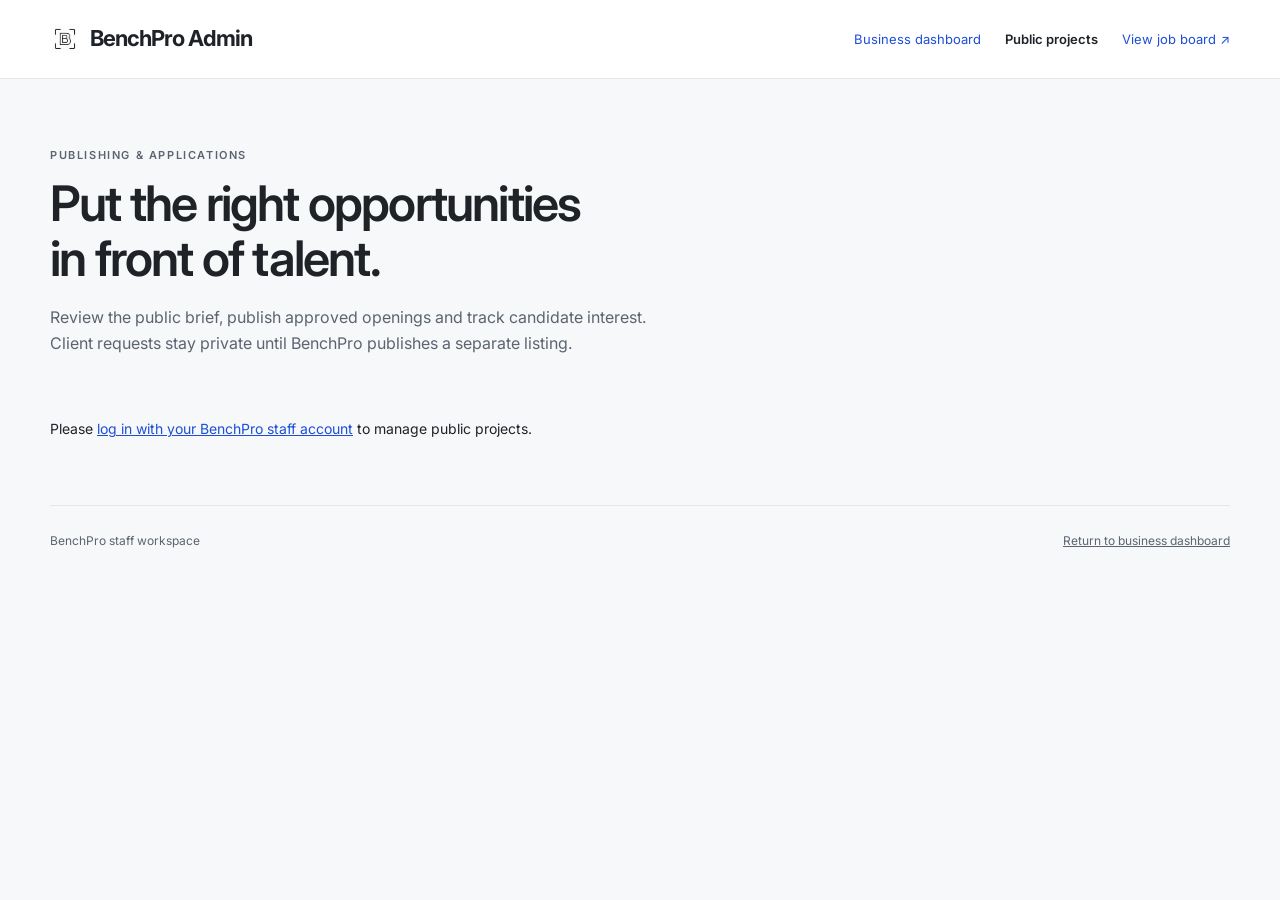
<file: publishing.html>
<!doctype html>
<html lang="en"><head><meta charset="utf-8"><meta name="viewport" content="width=device-width,initial-scale=1"><meta name="robots" content="noindex"><title>Public projects | BenchPro Admin</title><link rel="icon" href="images/benchpro-logo.png"><link rel="stylesheet" href="projects.css"></head>
<body class="projects-page"><header class="project-header"><div class="project-shell project-header-inner"><a class="project-brand" href="admin.html"><img src="images/benchpro-logo.png" alt="">BenchPro Admin</a><nav class="project-nav" aria-label="Admin navigation"><a href="admin.html">Business dashboard</a><a href="publishing.html" aria-current="page">Public projects</a><a href="projects.html" target="_blank" rel="noopener">View job board ↗</a></nav></div></header>
<main class="project-shell"><div class="project-intro"><span class="project-kicker">PUBLISHING & APPLICATIONS</span><h1>Put the right opportunities<br>in front of talent.</h1><p>Review the public brief, publish approved openings and track candidate interest. Client requests stay private until BenchPro publishes a separate listing.</p></div><div id="publishingError" class="project-message error" role="alert" hidden></div><p id="accessStatus" role="status">Verifying staff access…</p>
<div id="publishingWorkspace" class="publishing-layout" hidden><aside class="project-panel publishing-list"><button class="project-button" id="newListing" type="button">+ New project</button><div id="listings"></div><button class="project-link" id="moreListings" type="button" hidden>Load more</button></aside><div><form id="listingForm" class="project-panel project-form"><div style="display:flex;justify-content:space-between;gap:20px;align-items:center"><h2 id="editorTitle" style="margin:0">New project</h2><span class="project-status" id="listingStatus">Draft</span></div><p style="margin-top:0;color:var(--project-muted);font-size:12px">Only the fields below appear publicly. Never include contact details, private notes or confidential information.</p>
<label>Source request (private; optional)<select id="sourceRequest"><option value="">BenchPro direct role</option></select></label><p id="sourceNote" style="font-size:12px;color:var(--project-muted);margin:0">Link an existing client request or create a role sourced by BenchPro. Linking does not copy or publish the client’s brief.</p>
<div class="publishing-fields"><label class="full">Public role title<input name="title" required minlength="3" maxlength="160" placeholder="e.g. Senior Data Engineer"></label><label>Expertise<select name="category" required><option value="">Select expertise</option></select></label><label>Work arrangement<select name="work_mode" required><option value="">Select arrangement</option><option>Remote</option><option>Hybrid</option><option>On-site</option></select></label><label>Public client name<input name="client_display_name" required minlength="2" maxlength="160" value="Confidential client"></label><label>Location / time zone<input name="location" required minlength="2" maxlength="160" placeholder="e.g. India · IST overlap"></label><label>Duration<input name="duration" required minlength="2" maxlength="80" placeholder="e.g. 6 months"></label><label>Experience<input name="experience" required minlength="2" maxlength="80" placeholder="e.g. 5+ years"></label><label>Target start<input name="start_window" required minlength="2" maxlength="120" value="To be discussed"></label><label>Closing date (optional)<input name="expires_at" type="date"></label><label class="full">Skills (comma separated; up to 20)<input name="skills" required maxlength="1200" placeholder="e.g. Python, SQL, Snowflake"></label><label class="full">Short card summary (20–300 characters)<textarea name="summary" required minlength="20" maxlength="300" rows="2"></textarea></label><label class="full">Public project description (30–12,000 characters)<textarea name="description" required minlength="30" maxlength="12000" rows="6"></textarea></label><label class="full">Responsibilities (one per line; up to 15)<textarea name="responsibilities" maxlength="6000" rows="4"></textarea></label><label class="full">Requirements (one per line; 1–15)<textarea name="requirements" required maxlength="6000" rows="4"></textarea></label></div>
<label class="check"><input name="featured" type="checkbox"><span>Prioritize this role in the homepage projects section.</span></label><label class="check"><input id="publishApproval" type="checkbox"><span>I have reviewed this public copy and confirmed that BenchPro has permission to advertise the role and the displayed client name.</span></label><div class="publishing-actions"><button class="project-button secondary" type="submit" data-action="draft">Save draft</button><button class="project-button" type="submit" data-action="published">Publish project</button><button class="project-button secondary" type="submit" data-action="closed" id="closeListing" hidden>Close project</button><a class="project-button secondary" id="viewListing" href="projects.html" target="_blank" rel="noopener" hidden>View project ↗</a></div><p id="saveStatus" role="status" aria-live="polite" style="margin:0"></p></form>
<section class="project-panel" style="margin-top:24px" id="applicationsPanel" hidden><span class="project-kicker">CANDIDATE INTEREST</span><h2>Applications</h2><p style="color:var(--project-muted);font-size:12px">Review the candidate’s current private profile. Updating a stage makes it visible in their application history.</p><div id="applicants"></div><button class="project-link" id="moreApplicants" type="button" hidden>Load more applications</button></section></div></div><footer class="project-footer"><span>BenchPro staff workspace</span><a href="admin.html">Return to business dashboard</a></footer></main>
<dialog class="project-dialog" id="stageDialog" aria-labelledby="stageTitle"><h2 id="stageTitle">Update application stage?</h2><p id="stageText"></p><form method="dialog" class="project-dialog-actions"><button class="project-button secondary" value="cancel">Cancel</button><button class="project-button" value="confirm">Update stage</button></form></dialog>
<script src="projects-model.js"></script><script src="projects-api.js"></script><script src="publishing.js"></script></body></html>
</file>
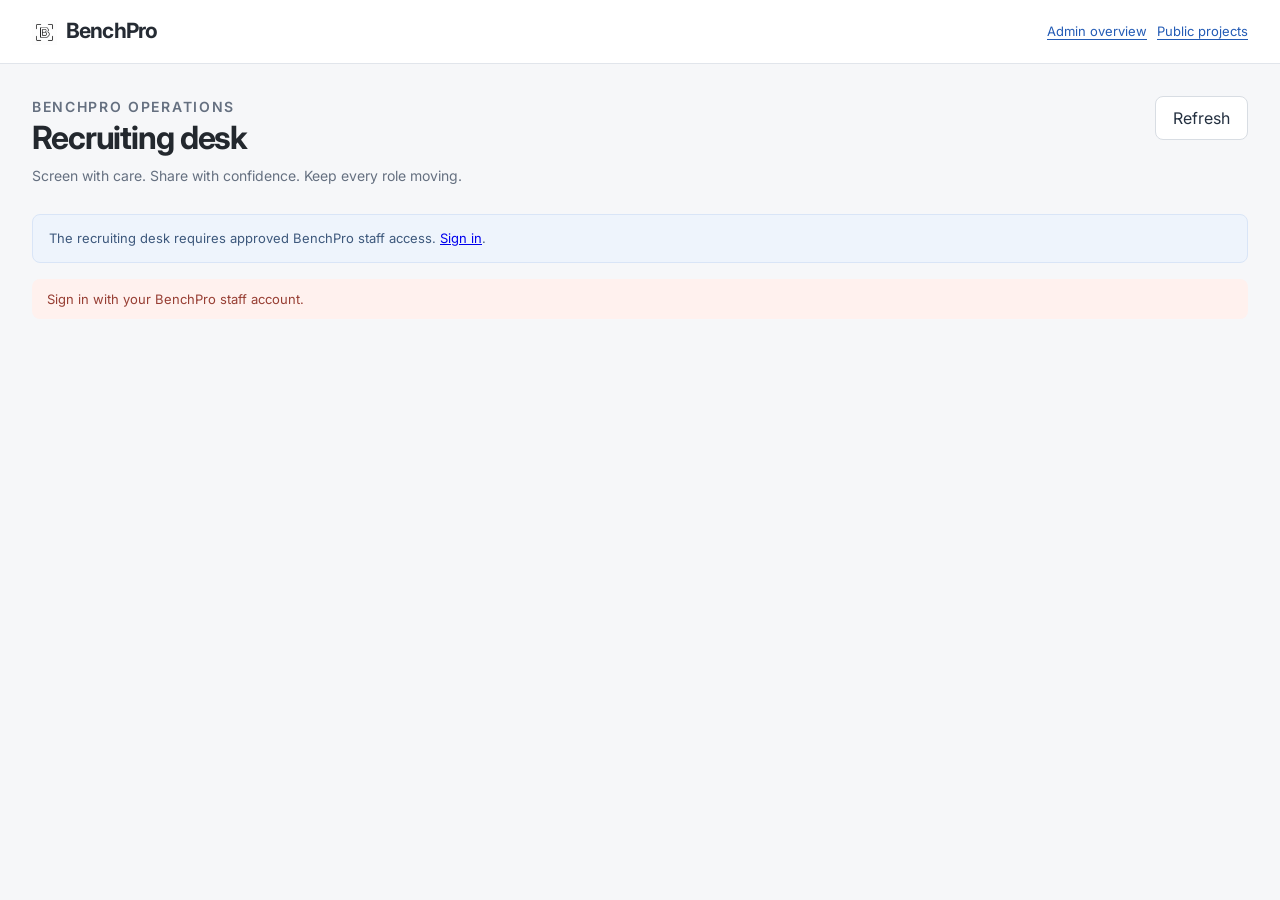
<file: recruiting.html>
<!doctype html><html lang="en"><head><meta charset="utf-8"><meta name="viewport" content="width=device-width,initial-scale=1"><meta name="robots" content="noindex,nofollow"><title>Recruiting desk | BenchPro</title><link rel="icon" href="images/benchpro-logo.png"><link rel="preconnect" href="https://fonts.googleapis.com"><link href="https://fonts.googleapis.com/css2?family=Inter:wght@400;500;600;700&display=swap" rel="stylesheet"><link rel="stylesheet" href="shortlists.css"><link rel="stylesheet" href="pipeline.css"></head>
<body class="sl-staff-body"><header class="sl-site-header"><a class="sl-brand" href="admin.html"><img src="images/benchpro-logo.png" alt="">BenchPro</a><div class="sl-actions"><a class="sl-link" href="admin.html">Admin overview</a><a class="sl-link" href="publishing.html">Public projects</a></div></header><main class="sl-shell sl-wrap"><div class="sl-top"><div><p class="sl-kicker">BENCHPRO OPERATIONS</p><h1>Recruiting desk</h1><p>Screen with care. Share with confidence. Keep every role moving.</p></div><div class="sl-actions"><button id="slRefresh" class="sl-button">Refresh</button><button id="slNew" class="sl-button primary" hidden>Add candidate <span aria-hidden="true">+</span></button></div></div>
<div id="slAccess" class="sl-notice" role="status">Checking your staff access…</div><div id="slError" class="sl-error" role="alert" hidden></div><div id="slWorkspace" hidden><div id="slMetrics" class="sl-metrics"></div><div class="kb-controls"><select id="slClient" aria-label="Client"><option value="">All clients</option></select><select id="slRole" aria-label="Client role"></select><input id="slSearch" type="search" placeholder="Search name, skills or title" aria-label="Search pipeline"><select id="slAttention" aria-label="Attention filter"><option value="">All candidates</option><option value="due">Follow-up overdue</option><option value="response">Response needed</option><option value="hold">On hold</option></select></div>
<div class="sl-subtabs kb-views" role="tablist" aria-label="Recruiting views"><button data-queue="screening" role="tab" aria-selected="true">Screening</button><button data-queue="pipeline" role="tab" aria-selected="false">Client pipeline</button><button data-queue="archive" role="tab" aria-selected="false">Archived</button></div><div class="kb-heading"><div><h2 id="slBoardTitle">Select a role</h2><p id="slBoardDescription"></p></div><span id="slPrivate" class="kb-private-label">Private to BenchPro</span></div><div id="slRows" class="kb-list"></div><p class="kb-notice">Drag a card or use Move… to update its stage. Candidates stay private until you choose Send to client. Original resumes and screening notes stay within BenchPro.</p></div></main>
<dialog id="slDialog" class="sl-dialog kb-drawer" aria-labelledby="slDialogTitle"><div class="sl-dialog-header"><h2 id="slDialogTitle">Candidate profile</h2><button type="button" data-close aria-label="Close submission">×</button></div><div id="slDialogBody" class="sl-dialog-body"></div><div id="slDialogFooter" class="sl-dialog-footer"></div></dialog>
<script src="projects-api.js"></script><script src="shortlist-core.js"></script><script src="pipeline.js"></script><script src="recruiting.js"></script></body></html>
</file>
<file: brand.css>
.brand{display:inline-flex;align-items:center;gap:9px}.brand-logo{display:block;width:30px;height:30px;flex:0 0 auto;object-fit:contain}
</file>
<file: homepage.css>
:root{--home-ink:#182c27;--home-green:#1d4035;--home-lime:#a9cd78;--home-paper:#f7f8f5;--home-cream:#f1f3ec;--home-line:#dfe5dc;--home-yellow:#f8e741}
html{scroll-behavior:smooth}
body{background:var(--home-paper);color:var(--home-ink);font:16px/1.55 'DM Sans',sans-serif}
.shell{width:min(1260px,calc(100% - 64px))}
button,a{touch-action:manipulation}
button:focus-visible,a:focus-visible,summary:focus-visible{outline:3px solid #7d9f4a;outline-offset:4px}
.home-header{height:auto;position:relative;z-index:5;background:rgba(247,248,245,.97);border-bottom:1px solid var(--home-line)}
.home-header-inner{height:82px;display:flex;align-items:center;justify-content:space-between;gap:24px}
.home-header .brand,.home-footer .brand{font:800 23px/1 Manrope,sans-serif;letter-spacing:-1.2px;gap:10px;white-space:nowrap}
.home-header .brand-logo,.home-footer .brand-logo{width:30px;height:30px}
.home-header .nav{display:flex;gap:30px;color:#4e6159;font-size:13px;font-weight:700}
.home-header .nav a{position:relative;white-space:nowrap}
.home-header .nav a:hover,.home-login:hover{color:#3e733c}
.home-header .actions{gap:17px}
.home-login{font-size:13px;font-weight:700;white-space:nowrap}
.home-header-cta{padding:12px 17px;white-space:nowrap}
.home-header-cta span{margin-left:8px}
.home-header .menu{font-size:25px;padding:4px 0 4px 8px;line-height:1}
.home-hero{display:grid;grid-template-columns:minmax(0,1.12fr) minmax(0,.88fr);gap:clamp(28px,4vw,64px);align-items:center;padding-top:60px;padding-bottom:68px}
.home-hero-copy{max-width:670px}
.home-eyebrow,.home-label{font-size:11px;font-weight:800;letter-spacing:1.7px;color:#63834f;text-transform:uppercase}
.home-eyebrow{display:flex;align-items:center;gap:10px}
.home-eyebrow span{width:8px;height:8px;background:#7da959;border-radius:50%;box-shadow:0 0 0 5px #e9f1df}
.home-hero h1{font:700 clamp(44px,5vw,68px)/1.075 Manrope,sans-serif;letter-spacing:-3.4px;max-width:690px;margin:25px 0 28px}
.home-hero h1 em{font-style:normal;color:#6d974b}
.home-hero-copy>p{font-size:18px;line-height:1.65;color:#586a61;max-width:570px;margin:0}
.home-hero-actions{display:flex;align-items:center;gap:23px;margin-top:32px;flex-wrap:wrap}
.home-primary{background:var(--home-yellow);color:#18382e;padding:16px 22px;font-size:14px;border-radius:9px;box-shadow:0 5px 0 rgba(28,64,53,.1)}
.home-primary:hover{background:#ffe837;color:#18382e}
.home-primary span{margin-left:10px}
.home-secondary{font-size:14px;font-weight:800;color:var(--home-green);border-bottom:1px solid #879a87;padding:8px 0}
.home-secondary span{margin-left:8px}
.home-hero-note{display:flex;align-items:center;gap:10px;margin-top:36px;color:#56665f;font-size:13px;font-weight:600}
.home-note-mark{display:grid;place-items:center;width:22px;height:22px;border-radius:50%;background:#e8f0df;color:#588246;font-weight:800;font-size:12px}
.home-hero-benefits{list-style:none;margin:0;padding:0;display:grid;gap:13px}
.home-hero-benefits li{display:flex;align-items:flex-start;gap:11px;color:#5b6470;font-size:16px;line-height:1.6;font-weight:400}
.home-hero-benefits li>span{display:grid;place-items:center;flex:none;width:21px;height:21px;margin-top:2px;border-radius:50%;background:#f0f1ed;color:#59635b;font-size:12px;font-weight:600}
.home-hero-visual{position:relative;width:100%;max-width:520px;height:460px;justify-self:end;isolation:isolate}
.home-hero-visual:before{content:'';position:absolute;right:6px;top:60px;width:80%;aspect-ratio:1;border-radius:50%;background:#f3f2ec;z-index:-1}
.home-hero-visual:after{content:'';position:absolute;right:0;top:14px;width:88%;aspect-ratio:1;border-radius:50%;border:1px solid #e4e5df;z-index:-1}
.home-hero-photo{position:absolute;right:44px;top:20px;width:70%;max-width:330px;height:auto;aspect-ratio:7/9;object-fit:cover;border-radius:180px 180px 24px 24px}
.home-hero-card{position:absolute;display:flex;align-items:center;gap:12px;padding:17px 18px;background:#fff;border:1px solid #e9ebee;border-radius:14px;box-shadow:0 16px 44px #1f23280c}
.home-hero-card-match{left:0;top:64px}
.home-hero-card-managed{right:0;bottom:34px}
.home-hero-card-icon{display:grid;place-items:center;width:35px;height:35px;flex:none;border-radius:10px;background:#f8f5e7;color:#726432;font-size:20px}
.home-hero-card-managed .home-hero-card-icon{background:#f0f2f5;color:#596573;font-size:17px}
.home-hero-card strong{display:block;color:var(--home-ink);font-size:13px;font-weight:600;line-height:1.45}
.home-hero-card small{display:block;margin-top:3px;color:#67717c;font-size:11px;line-height:1.5}
.home-specialties{border-top:1px solid var(--home-line);border-bottom:1px solid var(--home-line);background:#fafaf8}
.home-specialties-inner{display:flex;align-items:center;justify-content:space-between;gap:32px;padding-top:25px;padding-bottom:25px}
.home-specialties p{font-size:11px;font-weight:500;letter-spacing:1px;text-transform:uppercase;color:#626c77;margin:0}
.home-specialties ul{list-style:none;display:flex;align-items:center;justify-content:space-between;gap:clamp(24px,5vw,70px);margin:0;padding:0}
.home-specialties li{font:600 15px/1.5 Manrope,sans-serif;color:#4f5965;white-space:nowrap}
.home-section{padding-top:114px;padding-bottom:118px}
.home-section-head{display:flex;align-items:end;justify-content:space-between;gap:48px;margin-bottom:42px}
.home-section-head h2,.home-process h2,.home-questions h2,.home-final h2{font:700 clamp(35px,3.4vw,50px)/1.15 Manrope;letter-spacing:-2.6px;margin:13px 0 0}
.home-section-head p{max-width:360px;font-size:15px;line-height:1.7;color:#63736b;margin:0 0 3px}
.home-expertise-grid{display:grid;grid-template-columns:repeat(4,minmax(0,1fr));gap:14px}
.home-expertise-card{min-height:310px;background:#fff;border:1px solid var(--home-line);border-radius:16px;padding:25px 24px;display:flex;flex-direction:column;transition:transform .2s,box-shadow .2s}
.home-expertise-card:hover{transform:translateY(-4px);box-shadow:0 18px 30px rgba(28,55,42,.07)}
.home-expertise-card:nth-child(2){background:#f0f4e9}
.home-expertise-icon{display:grid;place-items:center;width:44px;height:44px;background:#eaf2e1;color:#315c40;border-radius:13px;font:700 24px/1 Manrope;margin-bottom:25px}
.home-expertise-card:nth-child(2) .home-expertise-icon{background:#fff}
.home-expertise-card>span{font-size:10px;font-weight:800;letter-spacing:1.2px;color:#799266}
.home-expertise-card h3{font:700 21px/1.25 Manrope;letter-spacing:-.8px;margin:10px 0 10px}
.home-expertise-card p{font-size:13px;line-height:1.6;color:#67776e;margin:0 0 22px}
.home-expertise-card>div:last-child{margin-top:auto;border-top:1px solid #e4e9e0;padding-top:15px;color:#526b51;font-size:11px;font-weight:700}
.home-expertise-card i{display:inline-block;width:3px;height:3px;border-radius:50%;background:#a8b9a1;margin:0 5px 3px}
.home-expertise-foot{display:flex;align-items:center;justify-content:space-between;gap:20px;border-bottom:1px solid var(--home-line);padding:26px 0 0;color:#627269;font-size:14px}
.home-expertise-foot button{border:0;background:none;color:#2c613e;font-weight:800;padding:9px 0;white-space:nowrap}
.home-expertise-foot button span{margin-left:8px}
.home-process{background:#193d32;color:#f5f9f0;overflow:hidden}
.home-process-inner{display:grid;grid-template-columns:1fr .94fr;gap:100px;padding-top:110px;padding-bottom:115px}
.home-process .home-label{color:#aed390}
.home-process h2{margin-top:18px}
.home-process h2 em{font-style:normal;color:#c2e59d}
.home-process-intro>p{max-width:500px;color:#c0d3c4;font-size:16px;line-height:1.75;margin:24px 0 32px}
.home-process-link{background:transparent;border:1px solid #99bd9a;border-radius:8px;color:#f5f9f0;font-size:13px;font-weight:800;padding:13px 17px}
.home-process-link:hover{background:rgba(255,255,255,.09)}
.home-process-link span{margin-left:8px}
.home-process-steps{border-top:1px solid rgba(223,239,217,.25)}
.home-process-steps article{display:grid;grid-template-columns:45px 1fr;gap:12px;padding:22px 5px;border-bottom:1px solid rgba(223,239,217,.25)}
.home-process-steps article>span{display:grid;place-items:center;border:1px solid #8ea894;border-radius:50%;width:33px;height:33px;color:#d5eebc;font-size:10px;font-weight:800}
.home-process-steps h3{font:700 18px/1.25 Manrope;margin:0 0 5px}
.home-process-steps p{font-size:13px;line-height:1.55;color:#b8cdbd;margin:0}
.home-models{padding-bottom:85px}
.home-model-grid{display:grid;grid-template-columns:repeat(3,minmax(0,1fr));gap:14px}
.home-model-grid article{background:#fff;border:1px solid var(--home-line);border-radius:14px;padding:28px;min-height:215px}
.home-model-grid span{font:800 11px Manrope;color:#7d9b66}
.home-model-grid h3{font:700 21px Manrope;letter-spacing:-.6px;margin:28px 0 10px}
.home-model-grid p{font-size:14px;line-height:1.6;color:#67766d;margin:0}
.home-questions{display:grid;grid-template-columns:.78fr 1.22fr;gap:100px;padding-top:20px;padding-bottom:120px}
.home-questions h2{margin:14px 0 18px}
.home-questions>div:first-child>p{max-width:330px;font-size:15px;color:#66776b;line-height:1.7}
.home-questions-list{border-top:1px solid var(--home-line)}
.home-questions-list details{border-bottom:1px solid var(--home-line);padding:0 5px}
.home-questions-list summary{cursor:pointer;list-style:none;display:flex;justify-content:space-between;gap:24px;padding:21px 0;font:700 16px Manrope}
.home-questions-list summary::-webkit-details-marker{display:none}
.home-questions-list summary:after{content:'+';font:400 23px/1 Manrope;color:#65834d}
.home-questions-list details[open] summary:after{content:'−'}
.home-questions-list p{color:#64736a;max-width:600px;margin:0 30px 22px 0;font-size:14px;line-height:1.7}
.home-final{background:#eaf1df;border-top:1px solid #d8e5cf;border-bottom:1px solid #d8e5cf}
.home-final-inner{display:flex;justify-content:space-between;align-items:center;gap:50px;padding-top:80px;padding-bottom:84px}
.home-final h2{margin:14px 0}
.home-final p{color:#5b6f5e;font-size:15px;margin:0}
.home-final .home-primary{flex:none}
.home-professionals{display:flex;justify-content:space-between;align-items:center;gap:32px;padding-top:65px;padding-bottom:69px}
.home-professionals span{font-size:10px;font-weight:800;letter-spacing:1.2px;color:#728e5b}
.home-professionals h2{font:700 25px Manrope;letter-spacing:-1px;margin:7px 0 4px}
.home-professionals p{font-size:14px;color:#66756c;margin:0}
.home-professionals>a{flex:none;color:#245739;font-size:13px;font-weight:800;border-bottom:1px solid #668b65;padding:8px 0}
.home-professionals>a span{margin-left:8px;font-size:15px}
.home-footer{background:#18362d;color:#f3f7ef}
.home-footer-inner{display:flex;justify-content:space-between;gap:80px;padding-top:58px;padding-bottom:56px}
.home-footer .brand{display:inline-flex;color:#fff}
.home-footer .brand-logo{background:#fff;border-radius:5px}
.home-footer p{font-size:13px;color:#b8cabc;margin:17px 0 45px}
.home-footer small{font-size:12px;color:#99b19f}
.home-footer-links{display:flex;gap:100px}
.home-footer-links>div{display:flex;flex-direction:column;align-items:flex-start;gap:10px}
.home-footer-links strong{font-size:11px;letter-spacing:1px;text-transform:uppercase;color:#b9dc9a;margin-bottom:7px}
.home-footer-links a,.home-footer-links button{font:500 13px 'DM Sans';color:#d8e5d7}
.home-footer-links a:hover,.home-footer-links button:hover{color:#fff;text-decoration:underline}
.home-footer-links button{border:0;padding:0;background:none}
.home-header-cta,.home-hero-actions .btn,.home-final .btn{font-weight:800}
.modal{width:min(560px,100%);padding:30px;border-radius:15px}
.modal .kicker{font-size:10px;letter-spacing:1px}
.modal h3{font-size:25px;letter-spacing:-.8px}
.modal p{font-size:14px}
.modal .form-field{font-size:14px}
.modal-action{font-size:14px;padding:14px 18px}
.home-modal-open{overflow:hidden}
.home-more-details{border-top:1px solid var(--home-line);margin:2px 0 7px;padding-top:12px}
.home-more-details summary{cursor:pointer;color:#315c40;font-size:13px;font-weight:700;padding:6px 0 12px}
.home-more-details summary span{color:#829087;font-weight:400}
.home-more-details-grid{display:grid;grid-template-columns:repeat(2,minmax(0,1fr));gap:0 9px}
.home-more-details-grid>.full{grid-column:1/-1}
.modal .form-grid>textarea{min-height:85px}
@media(max-width:1100px){.home-header .nav{gap:17px;font-size:12px}.home-header .actions{gap:10px}.home-hero{gap:30px}.home-expertise-grid{grid-template-columns:repeat(2,1fr)}.home-expertise-card{min-height:275px}.home-process-inner{gap:55px}.home-questions{gap:55px}}
@media(max-width:800px){.shell{width:calc(100% - 40px)}.home-header-inner{height:72px}.home-header .nav{display:none;position:absolute;top:72px;left:0;right:0;padding:20px;background:var(--home-paper);border-bottom:1px solid var(--home-line);flex-direction:column;align-items:flex-start;gap:16px;box-shadow:0 14px 20px rgba(19,50,40,.08)}.home-header .nav.open{display:flex}.home-header .menu{display:block}.home-hero{min-height:0;grid-template-columns:1fr;padding-top:72px;padding-bottom:76px}.home-process-inner{grid-template-columns:1fr;gap:40px;padding-top:84px;padding-bottom:86px}.home-section{padding-top:85px;padding-bottom:85px}.home-questions{grid-template-columns:1fr;gap:28px;padding-top:0;padding-bottom:90px}}
@media(max-width:600px){.shell{width:calc(100% - 36px)}.home-header-inner{height:68px;gap:8px}.home-header .brand{font-size:19px;gap:6px;letter-spacing:-1px}.home-header .brand-logo{width:26px;height:26px}.home-header .actions{gap:10px}.home-login{font-size:12px}.home-header-cta{font-size:11px;padding:10px 11px}.home-header-cta span{display:none}.home-header .menu{font-size:22px;padding:2px 0 2px 3px}.home-header .nav{top:68px}.home-hero{padding-top:53px;padding-bottom:55px;gap:40px}.home-eyebrow{font-size:10px;letter-spacing:1px}.home-hero h1{font-size:clamp(42px,10.5vw,58px);letter-spacing:-2.8px;margin:20px 0}.home-hero-copy>p{font-size:16px}.home-hero-actions{gap:15px;margin-top:25px}.home-primary{font-size:13px;padding:14px 17px}.home-secondary{font-size:13px}.home-hero-note{margin-top:27px;font-size:12px}.home-section{padding-top:74px;padding-bottom:74px}.home-section-head{display:block;margin-bottom:28px}.home-section-head h2,.home-process h2,.home-questions h2,.home-final h2{font-size:34px;letter-spacing:-1.9px}.home-section-head p{max-width:none;font-size:14px;margin-top:17px}.home-expertise-grid{grid-template-columns:1fr;gap:10px}.home-expertise-card{min-height:245px;padding:22px}.home-expertise-icon{margin-bottom:18px}.home-expertise-card h3{font-size:20px}.home-expertise-foot{align-items:flex-start;flex-direction:column;gap:7px;padding-top:22px}.home-process-inner{padding-top:72px;padding-bottom:72px}.home-process-intro>p{font-size:15px;margin:22px 0 26px}.home-process-steps article{padding:20px 0}.home-models{padding-bottom:65px}.home-model-grid{grid-template-columns:1fr;gap:10px}.home-model-grid article{min-height:0;padding:23px}.home-model-grid h3{margin:15px 0 8px}.home-questions{padding-bottom:74px}.home-questions-list summary{font-size:15px}.home-final-inner{align-items:flex-start;flex-direction:column;gap:25px;padding-top:65px;padding-bottom:66px}.home-final p{font-size:14px}.home-professionals{align-items:flex-start;flex-direction:column;gap:17px;padding-top:52px;padding-bottom:54px}.home-professionals h2{font-size:23px}.home-footer-inner{flex-direction:column;gap:35px;padding-top:45px;padding-bottom:45px}.home-footer p{margin:14px 0 20px}.home-footer-links{gap:55px}.modal{padding:23px}}
@media(max-width:370px){.home-header .brand{font-size:17px}.home-login{font-size:11px}.home-header-cta{padding:9px}.home-hero h1{font-size:41px}}
@media(max-width:600px){.home-more-details-grid{grid-template-columns:1fr}}
@media(prefers-reduced-motion:reduce){html{scroll-behavior:auto}.home-expertise-card,.btn{transition:none}}

/* Keep the photo composition readable without scaling its text on smaller screens. */
@media(min-width:801px) and (max-width:1100px){
  .home-hero{padding-top:52px;padding-bottom:58px}
  .home-hero-visual{height:400px}
  .home-hero-photo{right:25px;top:32px;width:78%}
  .home-hero-card{padding:13px;gap:9px}
  .home-hero-card-match{top:38px}
  .home-hero-card-managed{bottom:28px}
  .home-hero-card small{font-size:10px}
  .home-hero-actions{gap:17px}
}
@media(max-width:800px){
  .home-hero{padding-top:54px;padding-bottom:48px;gap:28px}
  .home-hero-visual{justify-self:center;max-width:480px;height:450px}
  .home-specialties-inner{flex-direction:column;gap:15px;padding-top:22px;padding-bottom:22px}
  .home-specialties ul{width:100%;max-width:580px;gap:18px}
}
@media(max-width:600px){
  .home-hero{padding-top:44px;padding-bottom:34px;gap:32px}
  .home-hero h1{font-size:clamp(34px,10.2vw,52px);letter-spacing:-1.9px;margin:23px 0 25px}
  .home-hero-benefits{gap:13px}
  .home-hero-benefits li{font-size:14px;gap:9px}
  .home-hero-actions{gap:13px 20px;margin-top:26px}
  .home-hero-visual{height:390px;max-width:420px}
  .home-hero-photo{right:25px;top:0;width:72%;max-width:290px}
  .home-hero-visual:before{top:40px}
  .home-hero-visual:after{top:0}
  .home-hero-card{padding:13px;gap:9px;border-radius:12px}
  .home-hero-card-match{top:34px}
  .home-hero-card-managed{bottom:10px}
  .home-hero-card-icon{width:30px;height:30px;font-size:18px}
  .home-hero-card strong{font-size:12px}
  .home-hero-card small{font-size:10px}
  .home-specialties p{font-size:10px;letter-spacing:.7px}
  .home-specialties ul{gap:10px;flex-wrap:wrap;justify-content:center}
  .home-specialties li{font-size:12px}
  .home-specialties li+li:before{content:'·';color:#949ba4;margin-right:10px}
}
@media(max-width:400px){.home-hero-visual{height:350px}.home-hero-photo{right:20px;top:22px;width:78%}.home-hero-card-match{top:0}}
</file>
<file: homepage-neutral.css>
/* Approved neutral palette: charcoal, white, blue links and yellow primary actions. */
:root{--home-ink:#1f2328;--home-green:#24282f;--home-lime:#f6d84a;--home-paper:#fff;--home-cream:#f5f6f8;--home-line:#e3e6ea;--home-yellow:#f6d84a;--ink:#1f2328;--deep:#24282f;--line:#e3e6ea;--muted:#5b6470}
body{font-family:Inter,system-ui,sans-serif}
button:focus-visible,a:focus-visible,summary:focus-visible{outline-color:#94b4fc}
.home-header{background:#fff}.home-header .nav{color:#5b6470;font-weight:500;gap:26px}.home-header .nav a:hover,.home-login:hover{color:#1d4ed8}.home-header-cta{background:#f6d84a;color:#1f2328}.home-header-cta:hover{background:#f0cc2d}
.home-eyebrow,.home-label{color:#606b78;font-weight:600}.home-eyebrow span{background:#f6d84a;box-shadow:0 0 0 5px #fdf8dd}.home-hero h1 em{color:#1f2328;text-decoration:underline;text-decoration-color:#f6d84a;text-decoration-thickness:5px;text-underline-offset:9px}.home-hero-copy>p,.home-hero-note{color:#5b6470}.home-primary,.home-primary:hover{color:#1f2328;box-shadow:0 4px 0 #1f232810}.home-primary:hover{background:#f0cc2d}.home-secondary{color:#1d4ed8;border-color:#9cb7ec;font-weight:600}.home-note-mark{background:#f0f2f5;color:#4b5663}

.home-expertise-card:nth-child(2){background:#f5f6f8}.home-expertise-icon{background:#f0f2f5;color:#384654}.home-expertise-card>span{color:#6a7583}.home-expertise-card p,.home-expertise-card>div:last-child,.home-expertise-foot,.home-section-head p{color:#5b6470}.home-expertise-card i{background:#a5adb8}.home-expertise-foot button{color:#1d4ed8}
.home-process{background:#f3f5f8;color:#1f2328}.home-process .home-label{color:#66717e}.home-process h2 em{color:#596573}.home-process-intro>p,.home-process-steps p{color:#5b6470}.home-process-link{border-color:#bac7dc;color:#1d4ed8;font-weight:600}.home-process-link:hover{background:#e8eef9}.home-process-steps,.home-process-steps article{border-color:#d7dde5}.home-process-steps article>span{color:#475465;border-color:#bcc6d3}
.home-model-grid span{color:#6a7583}.home-model-grid p,.home-questions>div:first-child>p,.home-questions-list p{color:#5b6470}.home-questions-list summary:after{color:#687384}.home-final{background:#f5f6f8;border-color:#e3e6ea}.home-final p{color:#5b6470}.home-professionals span{color:#66717e}.home-professionals p{color:#5b6470}.home-professionals>a{color:#1d4ed8;border-color:#9cb7ec}
.home-footer{background:#24282f}.home-footer p,.home-footer small{color:#b5bdc9}.home-footer-links strong{color:#d5dbe4}.home-footer-links a,.home-footer-links button{font-family:Inter,system-ui,sans-serif;color:#d5dbe4}.home-more-details summary{color:#1d4ed8}
@media(max-width:600px){.home-header .nav{background:#fff}}
</file>
<file: projects.css>
@import url('https://fonts.googleapis.com/css2?family=Inter:wght@400;500;600;700&display=swap');
:root{--project-ink:#1f2328;--project-muted:#5b6470;--project-line:#e3e6ea;--project-blue:#1d4ed8;--project-yellow:#f6d84a}
.projects-page{margin:0;background:#f7f8fa;color:var(--project-ink);font:14px/1.6 Inter,system-ui,sans-serif}.projects-page *{box-sizing:border-box}.projects-page [hidden]{display:none!important}.projects-page a{color:var(--project-blue)}.projects-page button,.projects-page input,.projects-page select,.projects-page textarea{font:inherit}.projects-page button{cursor:pointer}.projects-page button:disabled{cursor:wait;opacity:.6}.projects-page :focus-visible,.project-home :focus-visible{outline:3px solid #94b4fc;outline-offset:4px}.project-shell{width:min(1180px,calc(100% - 48px));margin:auto}.project-header{background:white;border-bottom:1px solid var(--project-line)}.project-header-inner{min-height:78px;display:flex;justify-content:space-between;align-items:center;gap:24px}.project-brand{display:flex;align-items:center;gap:10px;font-size:22px;font-weight:700;letter-spacing:-1px;text-decoration:none;color:var(--project-ink)!important}.project-brand img{width:30px;height:30px;object-fit:contain}.project-nav{display:flex;gap:24px;align-items:center;flex-wrap:wrap}.project-nav a{text-decoration:none;font-size:13px}.project-nav a[aria-current]{color:var(--project-ink);font-weight:600}.project-kicker{font-size:11px;letter-spacing:1.6px;text-transform:uppercase;font-weight:600;color:var(--project-muted)}.project-intro{padding:64px 0 32px;max-width:780px}.project-intro h1{font-size:clamp(32px,4vw,49px);line-height:1.12;letter-spacing:-1.8px;margin:12px 0 18px;font-weight:600}.project-intro p{font-size:16px;color:var(--project-muted);max-width:640px}.project-steps{display:flex;gap:24px;flex-wrap:wrap;font-size:12px;color:var(--project-muted)}.project-steps b{display:inline-grid;place-items:center;width:22px;height:22px;background:#e8eaee;border-radius:50%;color:var(--project-ink);margin-right:7px;font-weight:500}.project-toolbar{display:grid;grid-template-columns:2fr 1fr 1fr auto;gap:12px;padding:20px;background:white;border:1px solid var(--project-line);border-radius:14px;margin:8px 0 24px}.project-toolbar label,.project-form label{display:flex;flex-direction:column;gap:6px;font-size:12px;font-weight:500}.project-toolbar input,.project-toolbar select,.project-form input,.project-form select,.project-form textarea{width:100%;padding:11px 12px;min-height:44px;border:1px solid #cdd2d9;border-radius:7px;background:white;color:var(--project-ink)}.project-toolbar button{align-self:end}.project-button{display:inline-flex;justify-content:center;align-items:center;gap:9px;min-height:44px;padding:11px 20px;border:1px solid #ddbd2c;border-radius:8px;background:var(--project-yellow);color:#202326!important;font-size:13px;font-weight:600;text-decoration:none!important;cursor:pointer}.project-button.secondary{background:white;border-color:#d6dbe1;color:var(--project-ink)!important}.project-button.danger{background:#fff;border-color:#d6dbe1;color:#a12828!important}.project-grid{display:grid;grid-template-columns:repeat(3,minmax(0,1fr));gap:20px}.project-card{display:flex;flex-direction:column;background:#fff;border:1px solid var(--project-line);border-radius:13px;padding:24px;box-shadow:0 4px 14px #1f232803;color:var(--project-ink);transition:border-color .18s,box-shadow .18s}.project-card:hover{border-color:#bac3d0;box-shadow:0 8px 24px #1f232809}.project-card-top{display:flex;justify-content:space-between;gap:10px;align-items:center;font-size:10px}.project-category{text-transform:uppercase;letter-spacing:1px;color:var(--project-muted);font-weight:600}.project-mode{background:#f0f2f5;border-radius:5px;padding:3px 8px;white-space:nowrap;color:#424a55}.project-card h3{font-size:19px;line-height:1.35;letter-spacing:-.5px;margin:22px 0 7px;font-weight:600}.project-card h3 a{color:var(--project-ink);text-decoration:none}.project-card h3 a:hover{text-decoration:underline}.project-company{font-size:12px;color:var(--project-muted);margin:0 0 16px}.project-summary{font-size:13px;line-height:1.6;color:var(--project-muted);margin:0 0 20px}.project-tags{display:flex;flex-wrap:wrap;gap:6px;margin-bottom:20px}.project-tags span{background:#f4f5f7;border:1px solid #e9ebef;padding:4px 8px;border-radius:5px;font-size:11px}.project-meta{display:grid;grid-template-columns:1fr 1fr;gap:12px;margin:auto 0 20px;padding-top:16px;border-top:1px solid #eef0f2;font-size:11px}.project-meta dt{color:var(--project-muted);font-size:10px}.project-meta dd{margin:3px 0 0;overflow-wrap:anywhere}.project-meta div:first-child{grid-column:1/-1}.project-card-link{color:var(--project-blue);font-size:13px;text-decoration:none;font-weight:500;display:flex;justify-content:space-between;align-items:center}.project-result-count{color:var(--project-muted);font-size:13px;margin:12px 0 20px}.project-empty{padding:40px;text-align:center;border:1px dashed #cfd5de;border-radius:12px;background:#fff;color:var(--project-muted);grid-column:1/-1}.project-empty h2{font-size:20px;color:var(--project-ink);margin-top:0}.project-empty a{color:var(--project-blue)}.project-message{padding:14px 18px;background:#eef3fc;border:1px solid #cfddf6;border-radius:9px;font-size:13px;margin:20px 0;color:#244578}.project-message.error{color:#912626;border-color:#eac5c5;background:#fff4f3}.project-footer{margin-top:64px;border-top:1px solid var(--project-line);padding:25px 0;color:var(--project-muted);font-size:12px;display:flex;justify-content:space-between;gap:16px}.project-footer a{color:var(--project-muted)}.project-back{display:inline-block;margin:30px 0 16px;text-decoration:none;font-size:13px}.project-detail-layout{display:grid;grid-template-columns:minmax(0,1fr) 320px;gap:30px;align-items:start}.project-panel{background:#fff;border:1px solid var(--project-line);border-radius:14px;padding:32px}.project-detail h1{font-size:clamp(30px,4vw,44px);line-height:1.16;letter-spacing:-1.4px;font-weight:600;margin:16px 0}.project-detail h2{font-size:19px;margin:32px 0 12px;font-weight:600}.project-detail p,.project-detail li{color:var(--project-muted);line-height:1.8}.project-prose{white-space:pre-line;overflow-wrap:anywhere}.project-detail li{margin:10px 0}.project-apply-panel{position:sticky;top:24px}.project-apply-panel h2{font-size:20px;margin-top:0}.project-apply-panel p{font-size:13px;color:var(--project-muted)}.project-apply-panel .project-button{width:100%;margin-top:10px}.project-form{display:grid;gap:16px}.project-form .check{display:flex;flex-direction:row;align-items:flex-start;gap:9px;font-weight:400;font-size:12px}.project-form .check input{width:17px;min-height:17px;margin-top:3px;flex-shrink:0}.project-application{display:grid;grid-template-columns:1fr auto;gap:18px;align-items:center;margin-bottom:16px}.project-application h2{font-size:19px;margin:0 0 4px}.project-application p{margin:7px 0;color:var(--project-muted);font-size:12px}.project-status{display:inline-block;background:#edf1f8;color:#344d70;border-radius:6px;padding:4px 9px;font-size:12px}.project-status.success{background:#e9f3eb;color:#2d653c}.project-link{border:0;background:none;color:var(--project-blue);padding:8px 0;font:inherit;text-decoration:underline}.project-dialog{border:1px solid #cad0d8;border-radius:12px;box-shadow:0 24px 80px #0003;background:#f3f4f6;color:var(--project-ink);width:min(450px,calc(100% - 32px));padding:28px;font:14px/1.6 Inter,system-ui,sans-serif}.project-dialog::backdrop{background:#17202b66}.project-dialog h2{margin-top:0;font-size:21px}.project-dialog-actions{display:flex;justify-content:flex-end;gap:10px;margin-top:24px}.project-home{font-family:Inter,system-ui,sans-serif;color:var(--project-ink);padding:72px 0;border-top:1px solid var(--project-line)}.project-home-heading{display:flex;justify-content:space-between;gap:24px;align-items:end;margin-bottom:30px}.project-home-heading h2{font-family:Inter,system-ui,sans-serif;font-size:36px;line-height:1.16;letter-spacing:-1.3px;font-weight:600;margin:12px 0}.project-home-heading p{color:var(--project-muted);font-size:14px;max-width:610px}.project-home-heading>a{font-size:13px;color:var(--project-blue);white-space:nowrap}.project-home .project-button{margin-top:16px}.publishing-layout{display:grid;grid-template-columns:280px minmax(0,1fr);gap:24px;align-items:start}.publishing-list{max-height:760px;overflow:auto;padding:16px}.publishing-list button{width:100%;text-align:left;border:1px solid var(--project-line);border-radius:8px;background:white;padding:12px;margin-bottom:10px;color:var(--project-ink)}.publishing-list button[aria-pressed=true]{border-color:#5780d9;background:#f3f6fc}.publishing-list small{display:block;color:var(--project-muted)}.publishing-fields{display:grid;grid-template-columns:1fr 1fr;gap:16px}.publishing-fields .full{grid-column:1/-1}.publishing-actions{display:flex;gap:10px;flex-wrap:wrap}.publishing-applicant{border-top:1px solid var(--project-line);padding:20px 0}.publishing-applicant h3{margin:0;font-size:16px}.publishing-applicant select{padding:8px;border:1px solid #cdd2d9;border-radius:6px}.project-load-more{margin:28px auto;display:flex}
@media(max-width:1000px){.project-grid{grid-template-columns:repeat(2,minmax(0,1fr))}.project-toolbar{grid-template-columns:1fr 1fr}.project-detail-layout{grid-template-columns:minmax(0,1fr) 290px}.project-panel{padding:24px}.publishing-layout{grid-template-columns:220px 1fr}}
@media(max-width:720px){.project-shell{width:calc(100% - 32px)}.project-header-inner{align-items:flex-start;flex-direction:column;padding:18px 0;gap:12px}.project-nav{gap:18px}.project-intro{padding-top:36px}.project-intro h1{letter-spacing:-1px}.project-grid,.project-detail-layout,.publishing-layout{grid-template-columns:1fr}.project-toolbar{padding:16px}.project-toolbar label:first-child{grid-column:1/-1}.project-toolbar button{grid-column:1/-1}.project-card{padding:22px}.project-apply-panel{position:static}.project-detail-layout .project-apply-panel{grid-row:1}.project-home{padding:48px 0}.project-home-heading{display:block}.project-home-heading h2{font-size:30px}.project-application{grid-template-columns:1fr}.publishing-fields{grid-template-columns:1fr}.publishing-fields .full{grid-column:auto}.publishing-list{max-height:250px}.project-footer{flex-wrap:wrap}.project-steps{gap:10px 18px}}
</file>
<file: admin-workspace.css>
@import url('https://fonts.googleapis.com/css2?family=Inter:wght@400;500;600;650;700;800&display=swap');
:root{--ink:#22262d;--muted:#737983;--deep:#272b33;--line:#e4e6ea;--paper:#f5f6f8;--accent:#315bdb}
body,button,input,select,textarea{font-family:Inter,Arial,sans-serif!important}h1,h2,h3,h4,strong,.client-name,.client-detail-kicker{font-family:Inter,Arial,sans-serif!important}
.shell{width:min(1500px,calc(100% - 48px))}body:has(#dashboardView:not([hidden]))>header{height:68px}header .brand{font-family:Inter,Arial,sans-serif}.btn{background:#252a32;border-radius:8px;font-weight:600}.btn:hover{background:#414854}.btn-light{background:#fff;color:#303640}.btn-light:hover{background:#f0f2f5}.input{outline-color:#315bdb}.eyebrow{color:#787e88}.panel{box-shadow:none;border-color:var(--line);border-radius:12px}
main:has(#dashboardView:not([hidden])){padding:0 0 60px}.admin-layout{display:grid;grid-template-columns:208px minmax(0,1fr);gap:36px}.admin-sidebar{position:sticky;top:0;align-self:start;padding:30px 20px 24px 0;min-height:calc(100vh - 68px);border-right:1px solid var(--line)}.admin-sidebar small{display:block;font-size:10px;font-weight:650;color:#8b9099;letter-spacing:1.1px;margin:0 12px 16px}.admin-nav{display:grid;gap:5px}.admin-nav button{background:none;border:0;color:#626975;display:flex;align-items:center;gap:12px;text-align:left;padding:12px;border-radius:8px;font-size:12px;font-weight:500}.admin-nav button svg{width:18px;height:18px;stroke-width:1.6}.admin-nav button:hover{background:#eceff3}.admin-nav button[aria-current=page]{background:#e8ecf7;color:#2249b5;font-weight:650}.admin-nav .nav-break{margin-top:20px}.admin-sidebar-footer{border-top:1px solid var(--line);margin:32px 12px 0;padding-top:19px;font-size:11px;color:#8a909a;line-height:1.7}.admin-sidebar-footer strong{color:#474e59;display:block;font-size:12px}
.admin-main{min-width:0;padding:31px 0}.admin-topline{display:flex;justify-content:space-between;align-items:center;gap:16px;margin-bottom:26px}.admin-breadcrumb{font-size:11px;color:#848b96;margin:0 0 12px}.admin-main h1{font-size:29px;font-weight:650;letter-spacing:-1px;margin:0 0 8px}.admin-intro{font-size:12px;color:#7c838d;line-height:1.6;margin:0}.admin-top-actions{display:flex;align-items:center;gap:8px;flex-shrink:0}.admin-top-actions .btn{font-size:11px}.admin-icon-button{width:35px;height:35px;display:grid;place-items:center;background:none;border:1px solid var(--line);border-radius:8px;color:#586170}.admin-icon-button svg{width:16px;height:16px}
.admin-mode{display:flex;align-items:center;justify-content:space-between;gap:16px;background:#fff;border:1px solid var(--line);border-radius:9px;padding:11px 15px;font-size:11px;color:#717987;margin-bottom:22px}.admin-mode strong{color:#39404c}.admin-dot{display:inline-block;width:6px;height:6px;border-radius:50%;background:#4269d5;margin-right:7px}.admin-mode.is-sample{background:#fffaf0;border-color:#eee1bb}.admin-mode.is-sample .admin-dot{background:#af7c18}.admin-pill{display:inline-flex;align-items:center;border-radius:5px;padding:5px 7px;font-size:10px;font-weight:500;background:#eef1f5;color:#586474;white-space:nowrap}.admin-pill.blue{background:#eaf0ff;color:#3158b5}.admin-pill.amber{background:#fff3da;color:#8b621b}.admin-pill.green{background:#edf5f0;color:#397357}.admin-pill.red{background:#fbeeee;color:#a14c4c}
.admin-kpis{display:grid;grid-template-columns:repeat(3,minmax(0,1fr));gap:13px;margin-bottom:22px}.admin-kpi{padding:19px 20px;background:white;border:1px solid var(--line);border-radius:11px;text-align:left;color:var(--ink)}button.admin-kpi:hover{border-color:#9daed8}.admin-kpi-label{font-size:11px;color:#6f7886;display:flex;align-items:center;justify-content:space-between;gap:5px}.admin-kpi strong{display:block;font-size:29px;letter-spacing:-1px;font-weight:650;margin:14px 0 9px}.admin-kpi small{font-size:10px;color:#9298a1}.admin-kpi .admin-pill{font-size:9px}
.admin-grid{display:grid;grid-template-columns:minmax(0,1.25fr) minmax(0,1fr);gap:18px;margin-bottom:20px}.admin-card{padding:22px;background:#fff;border:1px solid var(--line);border-radius:12px;min-width:0}.admin-card-head{display:flex;justify-content:space-between;align-items:flex-start;gap:12px;margin-bottom:20px}.admin-card h2{font-size:14px;font-weight:650;letter-spacing:-.25px;margin:0 0 6px}.admin-card p,.admin-caption{font-size:11px;color:#858c96;line-height:1.6;margin:0}.admin-link{background:none;border:0;padding:0;color:#355cc1;font-size:11px;cursor:pointer;text-decoration:none}.admin-link:hover{text-decoration:underline}.admin-list-row{display:flex;align-items:center;justify-content:space-between;gap:12px;padding:13px 0;border-top:1px solid #eef0f3}.admin-list-row:first-child{border-top:0}.admin-list-row strong{display:block;font-size:12px;font-weight:550;margin-bottom:5px}.admin-list-row small{font-size:10px;color:#8a919b}.admin-list-row .admin-row-left{display:flex;align-items:center;gap:12px;min-width:0}.admin-avatar{width:34px;height:34px;border-radius:9px;background:#edf0f7;display:grid;place-items:center;font-size:11px;color:#586780;flex-shrink:0}.admin-task-title{font-size:11px!important;color:#3f4651}.admin-task-kind{font-size:10px;color:#b27c24;margin-bottom:5px}.admin-empty{padding:26px 15px;color:#7c8593;text-align:center;font-size:12px;line-height:1.7}.admin-toolbar{display:flex;justify-content:space-between;gap:12px;margin:0 0 18px;align-items:center;flex-wrap:wrap}.admin-controls{display:flex;gap:8px;align-items:center;flex-wrap:wrap}.admin-controls input,.admin-controls select{border:1px solid var(--line);padding:10px 12px;border-radius:7px;background:white;color:#536071;font-size:11px;min-width:140px}.admin-controls input{width:260px}.admin-table-wrap{overflow-x:auto;border:1px solid var(--line);border-radius:11px;background:#fff}.admin-table{border-collapse:collapse;width:100%;font-size:11px;text-align:left}.admin-table th{background:#f8f9fb;color:#8a919b;font-size:10px;font-weight:500;padding:13px 17px;white-space:nowrap;border-bottom:1px solid var(--line)}.admin-table td{padding:16px 17px;border-bottom:1px solid #eff1f4;color:#626b78;vertical-align:middle}.admin-table tr:last-child td{border-bottom:0}.admin-table td strong{font-weight:550;color:#303743;display:block;margin-bottom:4px}.admin-table td small{display:block;color:#9198a1;font-size:10px;line-height:1.5}.admin-table tbody tr:hover{background:#fcfcfe}.admin-data-note{font-size:10px;color:#8d949e;margin:13px 0;line-height:1.6}.admin-meter-row{display:grid;grid-template-columns:95px minmax(0,1fr) 26px;gap:13px;align-items:center;font-size:10px;color:#7b8491;margin:17px 0}.admin-meter{height:7px;border-radius:10px;background:#f0f2f6;overflow:hidden}.admin-meter i{display:block;height:100%;border-radius:10px;background:#7591dd}.admin-meter-row:nth-child(odd) i{background:#b0bedf}.admin-mini-total{display:flex;gap:24px;align-items:baseline;margin:10px 0 20px}.admin-mini-total strong{font-size:32px;font-weight:600;letter-spacing:-1px}.admin-mini-total span{color:#8a919b;font-size:11px}.admin-notice{padding:14px 17px;border:1px solid #ece0bf;background:#fffaf0;color:#8b713c;border-radius:9px;font-size:11px;line-height:1.6;margin-bottom:20px}.admin-notice strong{font-weight:600}.admin-error{background:#fff2f1;border-color:#efd2ce;color:#9f4545}.admin-finance-equation{display:grid;grid-template-columns:repeat(3,1fr);gap:12px;margin:0 0 20px}.admin-finance-equation div{border-left:2px solid #dfe6f6;padding:8px 15px}.admin-finance-equation small{font-size:10px;color:#939aa5;display:block;margin-bottom:8px}.admin-finance-equation strong{font-size:20px;font-weight:600}.admin-definition{border-top:1px solid var(--line);padding-top:14px;margin-top:20px;font-size:11px;line-height:1.8;color:#737d8c}.admin-team-grid{display:grid;grid-template-columns:repeat(2,minmax(0,1fr));gap:16px}.admin-team-grid .admin-card{padding:20px}.admin-contact{padding:12px 0;border-top:1px solid #eff1f4;font-size:11px;line-height:1.8}.admin-contact strong{display:block;font-weight:550}.admin-contact a{color:#355cc1}.admin-contact small{display:block;color:#959ca6}.admin-section-label{font-size:10px;font-weight:600;color:#9198a2;letter-spacing:.8px;text-transform:uppercase;margin:18px 0 10px}.admin-member{display:flex;justify-content:space-between;gap:8px;padding:10px 0;font-size:11px;overflow-wrap:anywhere}.admin-member small{display:block;color:#939aa5;margin-top:5px}.admin-search-count{font-size:11px;color:#8d95a0}.admin-detail-role{margin:20px 0}.admin-detail-role .request-card{box-shadow:none}.admin-dialog{border:1px solid #d8dde6;background:#f6f7f9;color:#28313e;border-radius:14px;max-width:560px;width:calc(100% - 32px);padding:28px;box-shadow:0 24px 80px #18213333}.admin-dialog::backdrop{background:#17213155}.admin-dialog h2{font-size:19px}.admin-dialog p{font-size:12px;line-height:1.8;color:#737e8d}.admin-dialog .dialog-close{float:right;border:0;background:transparent;font-size:23px;color:#838c97}.admin-dialog-grid{display:grid;grid-template-columns:1fr 1fr;gap:15px;margin:20px 0}.admin-dialog-grid label{font-size:11px;display:grid;gap:7px}.admin-dialog-grid input{width:100%;border:1px solid #dbe0e8;border-radius:7px;padding:10px;background:white}.admin-dialog form .btn{margin-top:10px}.admin-health{display:grid;grid-template-columns:1fr auto;gap:18px;padding:15px 0;border-top:1px solid #edf0f5;font-size:11px}.admin-health small{display:block;font-size:10px;color:#929aa5;margin-top:5px}.admin-footer{margin-top:25px;font-size:10px;color:#969da6;display:flex;justify-content:space-between;gap:15px}.admin-card-wide{margin-bottom:20px}
/* Existing client actions stay in the same DOM, preserving their authentication and handlers. */
.admin-main .client-detail{position:static;max-height:none;border-radius:12px;margin-top:0!important}.admin-main .client-directory-layout{gap:15px;grid-template-columns:230px minmax(0,1fr)}.admin-main .client-card{background:white;border-radius:8px}.admin-main .client-card.is-selected{border:1px solid #a5b5df;background:#f0f3fa}.admin-main .client-summary:hover{background:#f5f7fb}.admin-main .client-name{font-weight:550;color:#414b5b}.admin-main .client-section-nav{grid-template-columns:repeat(2,minmax(0,1fr))}.admin-main .client-section-tile{font-family:Inter,Arial,sans-serif;font-weight:550;min-height:44px}.admin-main .client-section-tile.is-active{background:#edf1fa;border-color:#cbd6ef;color:#3156a8}.admin-main .client-section-tile.is-active strong{background:#dce5f8;color:#3156a8}.admin-main .client-detail-kicker{color:#9199a6}.admin-main .client-detail-top{flex-wrap:wrap}.admin-main .client-summary-meta{flex-wrap:wrap}.admin-main .toolbar{margin-top:0;align-items:flex-start;flex-wrap:wrap}.admin-main .toolbar-controls{flex-wrap:wrap}.admin-main .badge{background:#eef1f7;color:#66738b}.admin-main .client-detail.is-empty{min-height:260px}.admin-main .inquiry-section{margin:0}.admin-main .client-contact a,.admin-main .website-edit{color:#355cc1}.admin-main .meta.icon-meta{flex-wrap:wrap}.admin-main .client-profile-grid{display:grid;grid-template-columns:repeat(3,1fr);gap:8px}.admin-main .client-role-overview{padding:0}.admin-main .request-head h3{font-size:14px}.admin-main .company-line{line-height:1.8}
@media(min-width:1600px){.admin-main{padding-top:38px}.admin-kpi{padding:22px}.admin-card{padding:25px}.admin-grid{gap:22px}}
@media(max-width:1100px){.admin-layout{grid-template-columns:175px minmax(0,1fr);gap:22px}.admin-sidebar{padding-right:13px}.admin-topline{align-items:flex-start}.admin-main .client-directory-layout{grid-template-columns:1fr}.admin-main .client-list{grid-template-columns:repeat(2,1fr)}.admin-main .client-detail.is-open{display:block;position:static;inset:auto;box-shadow:none}.admin-team-grid{grid-template-columns:1fr}.admin-kpi{padding:16px}.admin-kpi strong{font-size:26px}}
@media(max-width:800px){.shell{width:calc(100% - 28px)}.admin-layout{display:block}.admin-sidebar{position:static;min-height:auto;padding:16px 0;border-right:0;border-bottom:1px solid var(--line)}.admin-sidebar small,.admin-sidebar-footer{display:none}.admin-nav{display:flex;overflow-x:auto;padding-bottom:6px}.admin-nav button{white-space:nowrap;padding:10px;flex-shrink:0}.admin-nav .nav-break{margin:0}.admin-main{padding-top:24px}.admin-topline{flex-direction:column;gap:16px}.admin-top-actions{width:100%;justify-content:flex-end}.admin-grid{grid-template-columns:1fr}.admin-kpis{gap:8px}.admin-kpi strong{font-size:25px}.admin-kpi small{line-height:1.6;display:block}.admin-mode{align-items:flex-start}.admin-mode>span:last-child{display:none}.admin-main h1{font-size:26px}.admin-main .toolbar-controls{display:flex}.admin-main .toolbar-controls>*{width:auto!important;max-width:100%}.admin-main .client-list{grid-template-columns:1fr 1fr}.admin-finance-equation{grid-template-columns:1fr}.admin-controls input{max-width:100%}}
@media(max-width:500px){.admin-kpis{grid-template-columns:repeat(2,minmax(0,1fr))}.admin-card{padding:17px}.admin-kpi-label{font-size:10px;align-items:flex-start}.admin-kpi-label .admin-pill{display:none}.admin-kpi{padding:14px}.admin-kpi strong{font-size:25px}.admin-mode{padding:10px}.admin-top-actions{justify-content:flex-start}.admin-team-grid{grid-template-columns:1fr}.admin-list-row{gap:8px}.admin-list-row .admin-row-left{gap:8px}.admin-main .client-list{grid-template-columns:1fr}.admin-dialog-grid{grid-template-columns:1fr}.admin-footer{flex-direction:column}.admin-controls{width:100%}.admin-controls input{width:100%}.admin-controls select{flex:1}.admin-main .client-contact-list{grid-template-columns:1fr}}

.admin-meter-row>span:first-child{overflow-wrap:anywhere;line-height:1.5}.admin-card-head>.admin-link{white-space:nowrap}.admin-data-note,.admin-card p,.admin-caption{color:#737d8b}
@media(max-width:500px){.admin-kpi-label{flex-wrap:wrap;gap:6px}.admin-kpi-label .admin-pill{display:inline-flex;font-size:8px;padding:3px 5px}}
</file>
<file: dashboard.css>
/* Reuse this font system on future dashboard roots with the dashboard-shell class. */
@import url('https://fonts.googleapis.com/css2?family=Inter:wght@400;500;600;700;800&display=swap');

:root {
  --dashboard-font-family: "Inter", Arial, sans-serif;
}

.dashboard-shell,
body.dashboard-mode {
  font-family: var(--dashboard-font-family);
}
</file>
<file: client-workspace.css>
/* BenchPro workspace: shared dashboard typography, focused client views. */
:root{--ink:#203c34;--muted:#65736a;--green:#234a3b;--green-hover:#173c2e;--accent:#80a06d;--line:#e4eae5;--bg:#f6f8f5;--soft:#edf3e9;--red:#a13939;--radius:14px}
*{box-sizing:border-box}
[hidden]{display:none!important}
body{margin:0;background:var(--bg);color:var(--ink);font:14px/1.5 var(--dashboard-font-family,"Roboto",Arial,sans-serif)}
button,input,select,textarea{font:inherit}button,a,input,select,textarea{-webkit-tap-highlight-color:transparent}
button,a{touch-action:manipulation}button{cursor:pointer}button:disabled{cursor:default;opacity:.5}button{color:inherit}a{color:var(--green)}
button:focus-visible,a:focus-visible,summary:focus-visible{outline:3px solid #93b67b;outline-offset:3px}
input:focus,select:focus,textarea:focus{outline:0;border-color:#70966a;box-shadow:0 0 0 3px #83a9781c}
input,select,textarea{border:1px solid #dbe3dc;border-radius:7px;background:white;color:var(--ink);padding:10px 12px;min-height:43px;max-width:100%;width:100%}input::placeholder,textarea::placeholder{color:#8b968e}textarea{resize:vertical}
svg{width:20px;height:20px;fill:none;stroke:currentColor;stroke-width:1.65;stroke-linecap:round;stroke-linejoin:round;vertical-align:middle;flex-shrink:0}
[data-icon]{display:inline-flex;align-items:center;justify-content:center;flex-shrink:0}
h1,h2,h3,p{margin:0}h1{font-size:30px;line-height:1.22;letter-spacing:-1px;font-weight:600}h2{font-size:17px;font-weight:600;letter-spacing:-.25px;line-height:1.4}h3{font-size:15px;font-weight:500}small,.small{font-size:12px;color:var(--muted)}
.sr-only{position:absolute;width:1px;height:1px;padding:0;margin:-1px;overflow:hidden;clip:rect(0,0,0,0);white-space:nowrap;border:0}.skip-link{position:fixed;top:-80px;left:16px;background:white;padding:12px;z-index:100}.skip-link:focus{top:10px}
.button{display:inline-flex;align-items:center;justify-content:center;gap:8px;border:1px solid var(--green);border-radius:8px;padding:10px 17px;min-height:42px;background:var(--green);color:#fff;font-weight:500;font-size:13px;text-decoration:none;white-space:nowrap;transition:background .15s,box-shadow .15s}
.button:hover:not(:disabled){background:var(--green-hover);box-shadow:0 3px 8px #1c3c2c12}.button svg{width:17px;height:17px}.button.secondary{background:white;border-color:#dce4dc;color:var(--ink)}.button.secondary:hover:not(:disabled){background:var(--bg)}.button.danger{background:#a43c38;border-color:#a43c38}.button.danger:hover:not(:disabled){background:#89302d}
.text-button{padding:5px 0;border:0;background:none;color:var(--green);font-weight:500;font-size:12px;text-align:left}.text-button:hover{text-decoration:underline;text-underline-offset:4px}.text-button svg{width:15px;height:15px}.icon-button{display:inline-flex;align-items:center;justify-content:center;width:38px;height:38px;flex-shrink:0;border:1px solid transparent;border-radius:8px;background:transparent;color:#6d7b73}.icon-button:hover:not(:disabled){background:#eaf0e7;color:var(--ink)}
.refresh-button img{width:22px;height:22px;object-fit:contain;opacity:.65}.refresh-button[aria-busy=true] img{animation:spin 1s linear infinite}.refresh-button:hover{background:transparent!important}.mobile-menu{display:none}
.brand{color:var(--ink);font-size:24px;font-weight:700;text-decoration:none;letter-spacing:-.9px;gap:9px}.brand-logo{width:31px;height:31px;mix-blend-mode:multiply}.brand-dot{width:6px;height:6px;background:#99b57a;border-radius:50%;margin:12px 0 0 -5px}
.sidebar{position:fixed;inset:0 auto 0 0;z-index:30;width:240px;border-right:1px solid var(--line);background:#fff;display:flex;flex-direction:column;padding:28px 18px 18px;overflow-y:auto}.sidebar>.brand{margin:0 12px 33px}
.company-card{display:flex;align-items:center;gap:11px;padding:14px 12px;margin:0 0 28px;border:1px solid var(--line);border-radius:10px;background:#fafbf9}.company-card>div{min-width:0}.company-card strong{font-size:13px;line-height:1.3;display:block;overflow-wrap:anywhere;font-weight:600}.company-card span:not(.company-avatar){display:block;font-size:11px;color:var(--muted);margin-top:4px}.company-avatar{display:flex;align-items:center;justify-content:center;width:34px;height:36px;flex-shrink:0;border:1px solid #dce5d4;background:#e8efde;border-radius:7px;color:#547144;font-weight:600;font-size:13px}
.workspace-nav{display:grid;gap:6px}.workspace-nav>button{display:flex;align-items:center;gap:12px;min-height:45px;padding:11px 13px;text-align:left;border:0;border-radius:7px;background:none;color:#67766e;font-size:13px}.workspace-nav>button:hover{background:#f5f7f2;color:var(--green)}.workspace-nav>button[aria-current=page]{background:#eaf1e5;color:#264733;font-weight:500}.nav-icon svg{width:19px;height:19px}.nav-count{margin-left:auto;border-radius:5px;background:#dfe9d7;color:#48603e;font-size:11px;padding:1px 7px}.nav-divider{height:1px;background:var(--line);margin:15px 12px}
.sidebar-bottom{margin-top:auto;padding-top:45px}.partner-note{padding:18px 15px;background:#f5f7f0;border:1px solid #e9edde;border-radius:10px}.partner-note>[data-icon]{color:#7b9561;margin-bottom:12px}.partner-note strong{display:block;font-size:14px;font-weight:500;line-height:1.6}.partner-note p{font-size:12px;color:#7c8975;line-height:1.65;margin:8px 0 13px}.partner-note .text-button{font-size:11px}.sidebar-footer{display:flex;gap:7px;align-items:center;justify-content:center;font-size:10px;color:#8c988c;padding-top:20px}.status-dot{width:5px;height:5px;display:inline-block;border-radius:50%;background:#90ad7a}
.workspace-body{margin-left:240px;min-width:0}.topbar{height:77px;display:flex;justify-content:space-between;align-items:center;padding:0 38px;border-bottom:1px solid var(--line);background:#ffffffb8;gap:16px}.topbar-location{display:flex;align-items:center;gap:14px;font-size:12px;font-weight:500}.breadcrumb-root,.breadcrumb-slash{color:#909991;font-weight:400}.breadcrumb-slash{color:#c3cbc3}.account{display:flex;align-items:center;gap:10px}.avatar{width:34px;height:34px;border-radius:50%;display:inline-flex;align-items:center;justify-content:center;background:#eaf0e3;color:#506543;font-size:11px;font-weight:600;flex-shrink:0}.account-copy{display:grid;min-width:0;gap:1px}.account-copy strong{font-size:12px;font-weight:500}.account-copy span{font-size:10px;color:var(--muted)}.account>.icon-button{margin-left:12px}
main{max-width:1540px;margin:auto;padding:34px 38px 28px;outline:0}.page-heading{display:flex;align-items:center;justify-content:space-between;gap:20px;margin-bottom:29px}.eyebrow{color:#8b9b7c;font-size:10px;font-weight:600;letter-spacing:1.55px;margin-bottom:8px}.page-description{color:var(--muted);font-size:13px;margin-top:9px}.heading-actions{display:flex;align-items:center;gap:10px}.surface{background:#fff;border:1px solid var(--line);border-radius:var(--radius);box-shadow:0 2px 4px #263d2702}.section-heading{display:flex;justify-content:space-between;align-items:center;gap:12px;padding:23px 24px 18px}.section-heading p:not(.section-kicker){margin-top:5px;color:var(--muted);font-size:12px}.muted-icon{color:#94a38b}.section-kicker{display:flex;align-items:center;gap:6px;font-size:9px;letter-spacing:1.2px;font-weight:600;color:#83966e;margin-bottom:6px}.attention-dot{width:5px;height:5px;background:#91ab6c;border-radius:50%}.count-badge{font-size:12px;padding:3px 9px;background:#e9efdf;color:#60783f;border-radius:6px;font-weight:500}
.metrics{display:grid;grid-template-columns:repeat(4,minmax(0,1fr));gap:17px;margin-bottom:23px}.metric{position:relative;padding:20px 21px;background:white;border:1px solid var(--line);border-radius:11px;text-align:left;transition:border-color .15s,transform .15s}.metric:hover{border-color:#acbda0;transform:translateY(-2px)}.metric-label{display:block;font-size:12px;color:#76816f;margin-bottom:10px}.metric-value{font-size:31px;line-height:1.25;font-weight:500;letter-spacing:-1px;display:block}.metric-note{display:block;font-size:11px;color:#9aa292;margin-top:7px}.metric-icon{position:absolute;right:20px;top:21px;color:#91a17f}.metric-icon svg{width:17px;height:17px}.metric:first-child{background:#234a3b;border-color:#234a3b;color:white}.metric:first-child .metric-label{color:#c0d1c1}.metric:first-child .metric-note{color:#9bb4a0}.metric:first-child .metric-icon{color:#c4d4b6}
.overview-grid{display:grid;grid-template-columns:minmax(0,1.55fr) minmax(280px,1fr);gap:22px}.overview-primary,.overview-secondary{display:flex;flex-direction:column;gap:22px;min-width:0}.attention-surface{background:#fcfdf9}.attention-surface .section-heading{padding-bottom:12px}.attention-row{display:flex;align-items:center;gap:12px;margin:0 24px;padding:15px 0;border-top:1px solid #ebeee4}.attention-row:first-child{border-top:0;padding-top:4px}.attention-row:last-child{padding-bottom:21px}.attention-symbol{width:34px;height:34px;border-radius:9px;background:#edf1e4;color:#839353;display:inline-flex;justify-content:center;align-items:center;flex-shrink:0}.attention-symbol svg{width:17px;height:17px}.attention-copy{flex:1;min-width:0}.attention-copy strong{display:block;font-size:13px;font-weight:500}.attention-copy p{font-size:11px;color:#89917f;margin-top:3px}.attention-action{font-size:11px;white-space:nowrap}.attention-clear{display:flex;align-items:center;gap:14px;padding:6px 24px 24px}.attention-clear strong{font-size:13px;font-weight:500}.attention-clear p{font-size:12px;color:var(--muted);margin-top:4px}
.active-role{display:flex;align-items:center;gap:12px;width:calc(100% - 48px);margin:0 24px;padding:16px 0;border:0;border-top:1px solid #edf0eb;background:none;text-align:left}.active-role:hover .active-role-name{color:#64834c}.role-symbol{display:flex;align-items:center;justify-content:center;width:36px;height:38px;border:1px solid #e9ede4;border-radius:8px;background:#f8faf4;color:#899a77;flex-shrink:0}.role-symbol svg{width:18px;height:18px}.active-role-copy{flex:1;min-width:0}.active-role-name{display:block;font-size:13px;font-weight:500;overflow:hidden;text-overflow:ellipsis;white-space:nowrap}.active-role-sub{display:block;font-size:11px;color:#8a958c;margin-top:4px}.row-chevron{color:#a0ab9b;width:15px}.active-role:last-child{padding-bottom:23px}
.badge{display:inline-flex;align-items:center;gap:5px;white-space:nowrap;line-height:1.3;border-radius:5px;padding:5px 7px;font-size:10px;font-weight:400;background:#f0f2ef;color:#7c877d}.badge:before{content:"";width:4px;height:4px;border-radius:50%;background:currentColor}.badge.new{background:#f7f1df;color:#977a30}.badge.contacted{background:#eaf1f7;color:#5a809d}.badge.qualified,.badge.active{background:#eaf1e4;color:#6b894c}.badge.closed,.badge.removed{background:#f0f1ef;color:#8b9488}.badge.invited{background:#fcf2df;color:#a17c35}
#pipeline{padding:0 24px 23px}.pipeline-total{display:flex;align-items:baseline;gap:8px;margin:2px 0 15px}.pipeline-total strong{font-size:29px;font-weight:500;letter-spacing:-.8px}.pipeline-total span{font-size:11px;color:#8b9789}.pipeline-bar{display:flex;gap:3px;height:8px;border-radius:8px;overflow:hidden;background:#f0f2ed;margin-bottom:23px}.pipeline-segment{min-width:3px}.pipeline-row{display:flex;align-items:center;gap:8px;margin-top:14px;font-size:12px;color:#7c8878}.pipeline-row>span:first-child{width:7px;height:7px;border-radius:2px}.pipeline-row strong{font-weight:500;color:var(--ink);margin-left:auto;font-size:12px}.pipeline-new{background:#d9c883}.pipeline-contacted{background:#a9c3d5}.pipeline-qualified{background:#98b37b}.pipeline-closed{background:#d8dfd0}.pipeline-row .text-button{font-weight:400;font-size:12px;color:inherit;padding:0}
#recentActivity{padding:0 24px 24px}.activity-item{position:relative;display:flex;gap:12px;padding-bottom:23px}.activity-item:last-child{padding-bottom:0}.activity-item:not(:last-child):before{content:"";position:absolute;left:12px;top:27px;bottom:3px;border-left:1px solid #e7ebe3}.activity-marker{width:26px;height:26px;border:1px solid #e4ebdd;border-radius:50%;color:#99a68b;display:flex;justify-content:center;align-items:center;flex-shrink:0}.activity-marker svg{width:12px;height:12px}.activity-content{min-width:0}.activity-content button{font-size:12px;font-weight:400;padding:0;max-width:100%;text-align:left;overflow-wrap:anywhere}.activity-content p{font-size:10px;color:#9ca595;margin-top:4px}.overview-footnote{display:flex;justify-content:space-between;gap:12px;flex-wrap:wrap;margin-top:23px;color:#95a08d;font-size:10px}.overview-footnote>span:first-child{display:flex;align-items:center;gap:6px}.overview-footnote svg{width:13px;height:13px}
.roles-surface{overflow:hidden}.role-toolbar{padding:0 24px;border-bottom:1px solid var(--line)}.role-tabs{display:flex;gap:27px;overflow-x:auto}.role-tabs button{background:none;border:0;border-bottom:2px solid transparent;padding:19px 0 16px;font-size:12px;color:#8a958b;white-space:nowrap}.role-tabs button[aria-pressed=true]{color:var(--green);border-color:var(--green);font-weight:500}.role-tabs button span{margin-left:5px;border-radius:4px;background:#ecf0e7;padding:2px 6px;font-size:10px}.table-tools{display:flex;gap:15px;justify-content:space-between;padding:20px 24px}.search-field{display:flex;align-items:center;gap:9px;border:1px solid var(--line);border-radius:7px;padding:0 11px;width:310px;max-width:100%;color:#97a18e}.search-field:focus-within{border-color:#799e6c;box-shadow:0 0 0 3px #83a9781c}.search-field svg{width:17px;height:17px}.search-field input{border:0;background:none;min-height:37px;padding:8px 0;font-size:12px;box-shadow:none}.table-filters{display:flex;gap:9px;min-width:0}.table-filters select{min-height:38px;padding:7px 26px 7px 10px;font-size:11px;width:auto;max-width:190px}.role-table{border-collapse:collapse;width:100%;text-align:left;table-layout:fixed}.role-table th{font-size:10px;font-weight:500;text-transform:uppercase;letter-spacing:.7px;background:#f9faf7;color:#94a08d;padding:11px 15px;border-top:1px solid #edf0e8;border-bottom:1px solid #edf0e8}.role-table td{padding:20px 15px;border-bottom:1px solid #edf0e8;font-size:12px;vertical-align:middle}.role-table th:first-child,.role-table td:first-child{padding-left:24px;width:34%}.role-table th:nth-child(2){width:17%}.role-table th:nth-child(3){width:23%}.role-table th:nth-child(4){width:18%}.role-table th:last-child{width:8%}.role-table tbody tr:hover{background:#fcfdf9}.role-table tr:last-child td{border-bottom:0}.role-link{display:block;background:none;border:0;padding:0;font-size:13px;font-weight:500;text-align:left;overflow-wrap:anywhere}.role-link:hover{text-decoration:underline;text-underline-offset:3px}.role-table .role-reference{display:block;margin-top:6px;color:#99a38f;font-size:10px}.owner-cell{display:flex;align-items:center;gap:7px;min-width:0}.owner-cell .avatar{width:25px;height:25px;font-size:9px}.owner-email{color:#7b8979;font-size:11px;overflow:hidden;text-overflow:ellipsis;white-space:nowrap}.unassigned{color:#a4a899;font-size:11px}.role-date{color:#788573;font-size:11px}.role-date small{display:block;margin-top:5px;font-size:10px;color:#a0aa97}.table-footer{border-top:1px solid var(--line);padding:13px 22px;display:flex;align-items:center;justify-content:space-between;gap:10px;color:#89957f;font-size:11px}.pagination{display:flex;align-items:center;gap:8px}.pagination .icon-button{width:30px;height:30px}.pagination svg{width:15px;height:15px}
.empty-state{text-align:center;padding:45px 24px;color:var(--muted)}.empty-state>.empty-symbol{display:flex;align-items:center;justify-content:center;width:49px;height:49px;border-radius:13px;background:#f1f5eb;color:#9cab8b;margin:0 auto 15px}.empty-state h3{font-size:14px;font-weight:500;color:var(--ink);margin-bottom:7px}.empty-state p{font-size:12px;max-width:320px;margin:auto;line-height:1.7}.empty-state .button,.empty-state .text-button{margin-top:16px}.compact-empty{padding:14px 24px 25px;font-size:12px;color:var(--muted)}
.form-layout{display:grid;grid-template-columns:minmax(0,1fr) 270px;gap:24px;align-items:start}.role-form{padding:28px}.form-section-heading{display:flex;gap:13px;align-items:center;margin-bottom:25px}.form-section-heading p{color:var(--muted);font-size:12px;margin-top:3px}.step-number{width:29px;height:29px;border:1px solid #dce7d2;border-radius:50%;display:inline-flex;align-items:center;justify-content:center;font-size:12px;font-weight:500;background:#f2f6ec;color:#819766;flex-shrink:0}.form-grid{display:grid;grid-template-columns:repeat(2,minmax(0,1fr));gap:20px 18px}.field{display:flex;flex-direction:column;gap:7px;min-width:0}.field.full{grid-column:1/-1}.field label{font-size:12px;font-weight:500;color:#67775f}.field label>span:not(.optional){color:#90a481}.field .optional{color:#9ba794;font-size:11px;font-weight:400;margin-left:5px}.field input,.field textarea,.field select{font-size:13px}.contact-section{border-top:1px solid var(--line);padding-top:25px;margin-top:28px}.upload{display:flex;align-items:center;gap:12px;background:#fafbf8;border:1px dashed #d2ddc7;border-radius:9px;padding:16px;color:#97a789}.upload>div{min-width:0;flex:1}.upload input{border:0;background:none;padding:0;min-height:0;font-size:11px}.upload input::file-selector-button{border:1px solid #dce4d5;border-radius:5px;background:white;color:var(--green);padding:6px 9px;margin-right:12px;font:inherit;cursor:pointer}.upload .small{margin-top:7px;font-size:10px}.form-footer{display:flex;align-items:center;justify-content:space-between;gap:15px;border-top:1px solid var(--line);padding-top:24px;margin-top:28px}.field-error{font-size:11px;color:var(--red)}[aria-invalid=true]{border-color:#c97970!important}.form-guide{padding:28px 24px;background:#eef3e8;border:1px solid #e1e9d7;border-radius:13px}.form-guide>[data-icon]{color:#88a36f;margin-bottom:22px}.form-guide h2{font-size:26px;font-weight:500;line-height:1.3;letter-spacing:-.7px}.form-guide>p{font-size:12px;color:#8b9a7e;line-height:1.8;margin-top:13px}.form-guide ol{list-style:none;counter-reset:guide;margin:27px 0 0;padding:0}.form-guide li{counter-increment:guide;position:relative;padding-left:25px;margin:22px 0}.form-guide li:before{content:counter(guide);position:absolute;top:0;left:0;font-size:11px;color:#8b9c7a}.form-guide strong{display:block;font-size:12px;font-weight:500}.form-guide li span{display:block;font-size:11px;line-height:1.7;color:#8a977f;margin-top:5px}
.team-summary{padding:25px;display:flex;align-items:center;justify-content:space-between;gap:18px;margin-bottom:20px}.team-summary p{font-size:12px;color:var(--muted);margin-top:6px}.invite-form{padding:25px;margin-bottom:20px}.invite-form>p{font-size:12px;color:var(--muted);margin-top:6px}.invite-fields{display:flex;align-items:flex-end;gap:12px;margin-top:20px}.invite-fields .field{flex:1}.invite-fields>.text-button{padding:11px 3px}.team-member{display:flex;align-items:center;gap:13px;padding:20px 25px;border-bottom:1px solid #edf0e8}.team-member:last-child{border:0}.member-copy{min-width:0;flex:1}.member-copy strong{font-size:13px;font-weight:500;display:block;overflow-wrap:anywhere}.member-copy small{display:block;font-size:11px;margin-top:4px;color:#8c9783}.member-role-count{color:#93a084;font-size:11px;margin-right:15px;white-space:nowrap}.team-member>.text-button{font-size:12px;min-width:52px;text-align:right}.team-member .avatar{width:38px;height:38px}.self-tag{font-size:10px;font-weight:400;color:#93a27f;margin-left:6px}.team-note{display:flex;gap:8px;color:#89977f;font-size:12px;margin:19px 5px 26px;align-items:flex-start}.team-note svg{width:16px;height:16px}.domain-panel{padding:25px}.domain-panel>p{font-size:12px;color:var(--muted);margin-top:7px}.domain-list{display:flex;gap:8px;flex-wrap:wrap;margin:18px 0}.domain{display:flex;gap:9px;align-items:center;background:#f0f5e9;border:1px solid #e2e9d7;padding:4px 10px;border-radius:6px;font-size:12px}.domain button{border:0;background:none;font-size:17px;padding:0 2px;color:#8d9b7f}.inline-form{display:flex;gap:12px}.inline-form input{max-width:380px}
.help-grid{display:grid;grid-template-columns:minmax(230px,.75fr) minmax(0,1.3fr);gap:24px;align-items:start}.help-intro{padding:30px;background:#f0f5e9}.help-intro>[data-icon]{margin-bottom:23px;color:#8da876}.help-intro h2{font-size:25px;line-height:1.35;font-weight:500;letter-spacing:-.6px}.help-intro p{font-size:13px;color:#86967c;line-height:1.85;margin-top:18px}.help-intro .button{margin-top:23px;font-size:12px;white-space:normal}.faq{padding:26px}.faq h2{margin-bottom:15px}.faq details{border-bottom:1px solid var(--line);padding:18px 0}.faq details:last-child{border:0}.faq summary{cursor:pointer;font-size:13px;font-weight:500}.faq details p{font-size:12px;color:var(--muted);line-height:1.9;margin:12px 0 0}
.feedback{padding:13px 16px;margin:0 0 22px;border:1px solid #dbe8cd;background:#f0f6e9;border-radius:8px;color:#5e7a49;font-size:13px}.feedback.error{background:#fff3ef;border-color:#efd4cd;color:#9e5749}.loading-state{display:flex;justify-content:center;align-items:center;gap:12px;min-height:300px;color:#8a997f;font-size:13px}.spinner{display:inline-block;width:20px;height:20px;border:2px solid #e2ead9;border-top-color:#7d9a62;border-radius:50%;animation:spin .8s linear infinite}@keyframes spin{to{transform:rotate(360deg)}}
dialog{border:1px solid #dde4d7;padding:0;color:var(--ink);box-shadow:0 18px 70px #17372429}dialog::backdrop{background:#1b322d55;backdrop-filter:blur(2px)}.detail-dialog{position:fixed;inset:0 0 0 auto;margin:0;width:min(550px,100%);height:100dvh;max-height:100dvh;max-width:100%;border-width:0 0 0 1px;overflow:auto}.detail-top{display:flex;justify-content:space-between;align-items:center;padding:25px 28px 15px}.detail-top .eyebrow{margin:0}.detail-heading{padding:5px 28px 25px}.detail-heading h2{font-size:26px;font-weight:500;line-height:1.3;letter-spacing:-.6px;margin:15px 0 9px}.detail-heading p{font-size:12px;color:var(--muted)}.detail-body{padding:0 28px 30px}.detail-section{padding:22px 0;border-top:1px solid var(--line)}.detail-section h3{font-size:13px;font-weight:500;margin-bottom:12px}.detail-grid{display:grid;grid-template-columns:1fr 1fr;gap:22px}.detail-grid dt{font-size:11px;color:#92a086;margin-bottom:5px}.detail-grid dd{font-size:13px;margin:0;overflow-wrap:anywhere}.detail-description{font-size:13px;line-height:1.85;white-space:pre-wrap;color:#788772;overflow-wrap:anywhere}.owner-summary{display:flex;align-items:center;gap:10px}.owner-summary .owner-email{flex:1;font-size:12px}.assignment-editor{display:flex;gap:10px;align-items:center;margin-top:15px}.assignment-editor select{font-size:12px}.attachment-button{display:flex;gap:12px;align-items:center;width:100%;padding:14px;text-align:left;background:#f7f9f2;border:1px solid #e6ebdf;border-radius:8px}.attachment-button>span:nth-child(2){flex:1;min-width:0;overflow-wrap:anywhere;font-size:12px}.attachment-button small{display:block;font-size:10px;margin-top:4px}.detail-reference{font-size:11px;color:#9ba78f;word-break:break-all;padding-top:20px}.detail-reference button{margin-top:8px;display:block}.dialog-feedback{margin:18px 0 0}
.modal{border-radius:15px;width:min(460px,calc(100% - 32px));max-height:calc(100dvh - 32px);background:#f5f6f3}.modal-body{padding:28px}.modal-symbol{color:#77925d;background:#e9efdf;border:1px solid #dde6cf;width:42px;height:42px;border-radius:11px;margin-bottom:19px}.modal h2{font-size:20px;margin-bottom:12px}.modal-body p{color:#819176;font-size:13px;line-height:1.8;overflow-wrap:anywhere}.modal-body .field{margin-top:20px}.modal-actions{display:flex;justify-content:flex-end;gap:9px;padding:19px 28px;background:#eef0e9;border-top:1px solid #e2e7db}.modal-close{float:right}.member-modal .small{margin-top:12px}.login-card{max-width:460px;margin:70px auto;padding:32px;background:white;border:1px solid var(--line);border-radius:16px}.login-card .brand{margin-bottom:25px}.login-card h1{margin-bottom:10px}.login-card p{color:var(--muted);margin-bottom:22px}.login-card .field{margin:18px 0}.login-card .small{margin:24px 0 0}.login-card .feedback{margin:20px 0 0}.login-card .text-button{margin-left:12px}.nav-backdrop{position:fixed;inset:0;z-index:29;background:#18372b55;border:0;width:100%;height:100%}
@media(min-width:1600px){main{padding:40px 48px}.topbar{padding:0 48px}.metric{padding:24px}.overview-grid{grid-template-columns:minmax(0,1.65fr) minmax(320px,1fr)}}
@media(max-width:1200px){.sidebar{width:216px;padding:26px 14px 16px}.workspace-body{margin-left:216px}main{padding:28px 26px}.topbar{padding:0 26px}.metrics{gap:12px}.metric{padding:18px 15px}.metric-icon{right:15px;top:19px}.overview-grid{gap:16px;grid-template-columns:minmax(0,1.4fr) minmax(260px,1fr)}.overview-primary,.overview-secondary{gap:16px}.section-heading{padding:20px 20px 16px}.active-role{margin:0 20px;width:calc(100% - 40px)}.active-role>.badge{max-width:100px;white-space:normal}.active-role>.row-chevron{display:none}.attention-row{margin:0 20px}.attention-symbol{display:none}.form-layout{grid-template-columns:minmax(0,1fr) 230px;gap:18px}.form-guide{padding:25px 19px}.table-tools{flex-wrap:wrap}.search-field{width:100%}.table-filters{width:100%;justify-content:flex-end}.role-table th:first-child,.role-table td:first-child{width:36%}.role-table th:nth-child(2){width:20%}.role-table th:nth-child(3){width:25%}.role-table th:nth-child(4){width:19%}.role-table th:last-child,.role-table td:last-child{display:none}.role-table td,.role-table th{padding-left:10px;padding-right:10px}}
@media(max-width:1020px){.overview-grid{grid-template-columns:1fr}.overview-secondary{display:grid;grid-template-columns:1fr 1fr;align-items:start}.form-layout{grid-template-columns:1fr}.form-guide{display:none}.metric-label{font-size:11px}.metric-icon{display:none}.help-grid{grid-template-columns:1fr}.help-intro{padding:25px}.invite-fields{flex-wrap:wrap}.invite-fields .field{flex-basis:40%}.team-member{padding:18px}.member-role-count{display:none}}
@media(max-width:780px){.sidebar{width:240px;transform:translateX(-100%);transition:transform .2s}.nav-open .sidebar{transform:translateX(0)}.nav-open{overflow:hidden}.workspace-body{margin-left:0}.mobile-menu{display:inline-flex}.topbar{height:68px;padding:0 20px}.topbar-location{gap:9px}.account-copy{display:none}.account>.icon-button{margin-left:0}.account{gap:7px}main{padding:26px 20px}.page-heading{margin-bottom:24px}h1{font-size:27px}.page-description{font-size:12px}.heading-actions{gap:5px}.heading-actions .button{padding:9px 12px;font-size:12px}.metrics{grid-template-columns:repeat(4,minmax(0,1fr))}.metric{padding:17px 15px}.metric-value{font-size:28px}.metric-note{font-size:10px}.table-tools{flex-wrap:nowrap}.table-filters{width:auto}.search-field{width:auto;flex:1}.table-filters select{max-width:145px}.help-grid{grid-template-columns:.9fr 1.2fr;gap:16px}.help-intro h2{font-size:22px}.help-intro .button{font-size:11px}.login-card{margin:40px 20px}.brand-dot{margin-left:-3px}}
@media(max-width:600px){.topbar{padding:0 12px}.breadcrumb-root,.breadcrumb-slash{display:none}main{padding:24px 16px}.page-heading{align-items:flex-start;gap:10px;flex-wrap:wrap}.page-heading>div:first-child{flex:1;min-width:200px}.heading-actions{margin-top:5px}.eyebrow{font-size:9px;letter-spacing:1.1px}h1{font-size:26px}.page-description{max-width:290px;line-height:1.7}.heading-actions .button{font-size:0;width:37px;height:37px;padding:0;min-height:37px}.heading-actions .button svg{width:19px;height:19px}.refresh-button{width:33px;height:37px}.metrics{grid-template-columns:1fr 1fr;gap:11px;margin-bottom:18px}.metric{padding:17px}.metric-icon{display:inline-flex;top:19px;right:17px}.metric-label{font-size:11px;max-width:calc(100% - 17px)}.metric-value{font-size:29px}.metric-note{font-size:10px}.overview-grid,.overview-primary,.overview-secondary{gap:18px}.overview-secondary{display:flex}.section-heading{padding:20px 19px 16px}.section-heading h2{font-size:16px}.section-heading p:not(.section-kicker){font-size:11px}.section-heading>.text-button{font-size:11px}.attention-row{margin:0 19px;gap:9px}.attention-copy strong{font-size:12px}.attention-copy p{font-size:11px}.attention-action{font-size:10px}.active-role{margin:0 19px;width:calc(100% - 38px);gap:10px}.active-role-name{font-size:12px}.active-role-sub{font-size:10px}.active-role>.badge{font-size:9px;max-width:85px}.role-symbol{width:30px;height:34px}.overview-footnote{font-size:9px}.role-toolbar{padding:0 17px}.role-tabs{gap:20px}.role-tabs button{font-size:11px}.table-tools{padding:17px;flex-wrap:wrap;gap:10px}.search-field{flex-basis:100%}.table-filters{width:100%;justify-content:space-between}.table-filters select{max-width:calc(50% - 5px);flex:1;min-width:0}.role-table,.role-table tbody{display:block;width:100%}.role-table thead{display:none}.role-table tr{display:grid;grid-template-columns:1fr auto;padding:17px;border-bottom:1px solid var(--line);gap:13px 8px}.role-table td{display:block;padding:0!important;border:0;min-width:0}.role-table td:first-child{width:100%!important;grid-column:1/-1}.role-table td:nth-child(2){grid-row:2;grid-column:2;text-align:right}.role-table td:nth-child(3){grid-row:2;grid-column:1}.role-table td:nth-child(4){grid-row:3;grid-column:1/-1}.role-table td:nth-child(4) .role-date{display:flex;gap:12px;flex-wrap:wrap;font-size:10px}.role-table td:nth-child(4) small{margin:0;font-size:10px}.role-link{font-size:14px}.role-table .role-reference{font-size:10px}.table-footer{padding:12px 17px;font-size:10px}.form-grid{grid-template-columns:1fr;gap:19px}.role-form{padding:21px 18px}.form-section-heading{gap:10px}.form-section-heading h2{font-size:16px}.form-section-heading p{font-size:11px}.form-footer{flex-direction:column;align-items:stretch}.form-footer .button{width:100%}.team-summary{padding:20px;align-items:flex-start}.team-summary h2{font-size:15px}.team-summary .button{font-size:11px;padding:9px 10px;min-height:38px}.team-summary .button svg{display:none}.team-summary p{font-size:11px}.team-member{flex-wrap:wrap;gap:10px;padding:17px}.team-member>.badge{order:4;margin-left:48px}.team-member .avatar{width:32px;height:32px}.member-copy strong{font-size:12px}.member-copy small{font-size:10px}.team-member>.text-button{font-size:11px}.invite-form,.domain-panel{padding:20px}.invite-fields .field{flex-basis:100%}.invite-fields>.button{font-size:12px}.inline-form{flex-direction:column}.team-note{font-size:11px;line-height:1.8}.help-grid{grid-template-columns:1fr}.faq{padding:22px}.detail-top{padding:18px 22px 10px}.detail-heading{padding:5px 22px 24px}.detail-heading h2{font-size:24px}.detail-body{padding:0 22px 25px}.modal-body{padding:24px}.modal-actions{padding:17px 24px}.login-card{padding:25px}.account .avatar{width:29px;height:29px}.empty-state{padding:35px 20px}}
/* Keep secondary copy readable while decorative strokes remain quiet. */
.eyebrow,.section-kicker{color:#687d54}
.breadcrumb-root,.account-copy span,.company-card span:not(.company-avatar),.sidebar-footer,.partner-note p,.metric-label,.metric-note,.attention-copy p,.active-role-sub,.pipeline-total span,.pipeline-row,.activity-content p,.overview-footnote,.role-tabs button,.role-table th,.role-table .role-reference,.owner-email,.unassigned,.role-date,.role-date small,.table-footer,.field .optional,.form-guide>p,.form-guide li span,.member-copy small,.member-role-count,.self-tag,.team-note,.help-intro p,.detail-grid dt,.detail-description,.detail-reference,.modal-body p{color:#66745f}
.metric:first-child .metric-label{color:#e0eadb}.metric:first-child .metric-note{color:#c0d3ba}
.badge{color:#616d5e}.badge.new,.badge.invited{color:#806520}.badge.contacted{color:#466d89}.badge.qualified,.badge.active{color:#57733a}.badge.closed,.badge.removed{color:#626e5d}
.workspace-nav>button{font-size:14px}.close-navigation{position:absolute;top:21px;right:12px}
@media(max-height:800px) and (min-width:781px){.sidebar>.brand{margin-bottom:24px}.company-card{margin-bottom:20px}.sidebar-bottom{padding-top:22px}.partner-note{padding:14px}.partner-note>[data-icon]{display:none}.partner-note p{margin:6px 0 8px}.sidebar-footer{padding-top:14px}}
@media(max-height:680px){.partner-note{display:none}.sidebar-bottom{padding-top:15px}}
@media(prefers-reduced-motion:reduce){*,*::before,*::after{animation-duration:.01ms!important;transition-duration:.01ms!important;scroll-behavior:auto!important}}
</file>
<file: shortlists.css>
.sl-wrap{font-family:Inter,Arial,sans-serif;color:#23282e}.sl-wrap [hidden],.sl-dialog [hidden]{display:none!important}.sl-top{display:flex;justify-content:space-between;align-items:flex-start;gap:20px;margin-bottom:26px}.sl-top h1,.sl-top h2{margin:0 0 8px;letter-spacing:-.035em}.sl-top p,.sl-muted{color:#657080;margin:0;font-size:14px;line-height:1.6}.sl-kicker{font-size:11px;letter-spacing:.12em;font-weight:600;color:#667080;margin:0 0 12px}.sl-actions{display:flex;gap:10px;align-items:center;flex-wrap:wrap}.sl-button,.sl-wrap button,.sl-dialog button{font:inherit;cursor:pointer}.sl-button{display:inline-flex;align-items:center;justify-content:center;border:1px solid #d8dde3;background:white;color:#243040;border-radius:8px;padding:11px 17px;text-decoration:none;font-size:13px;font-weight:600;gap:8px;min-height:42px}.sl-button.primary{background:#252a31;border-color:#252a31;color:white}.sl-button.accent{background:#f7da45;border-color:#f7da45;color:#20252c}.sl-button.danger{color:#a33939;background:#fff7f6;border-color:#eccaca}.sl-button:disabled{opacity:.55;cursor:default}.sl-button:hover:not(:disabled){filter:brightness(.96)}.sl-button:focus-visible,.sl-wrap input:focus-visible,.sl-wrap select:focus-visible,.sl-dialog :focus-visible{outline:3px solid #a7c7f9;outline-offset:2px}.sl-link{color:#235bb5;text-decoration:underline;text-underline-offset:3px;font-size:13px}.sl-metrics{display:grid;grid-template-columns:repeat(4,minmax(0,1fr));gap:14px;margin-bottom:24px}.sl-metric{background:white;border:1px solid #e0e4e8;border-radius:12px;padding:18px 20px}.sl-metric span{font-size:12px;color:#657080}.sl-metric strong{display:block;font-size:28px;font-weight:600;margin-top:8px}.sl-toolbar{display:flex;gap:10px;align-items:center;flex-wrap:wrap;margin:18px 0}.sl-toolbar input{width:auto;flex:1 1 240px;min-width:170px}.sl-toolbar select{width:auto;flex:0 1 240px;min-width:190px}.sl-wrap input,.sl-wrap select,.sl-wrap textarea,.sl-dialog input,.sl-dialog select,.sl-dialog textarea{font:inherit;border:1px solid #d6dce3;background:white;border-radius:7px;padding:11px 12px;font-size:13px;color:#28313b;max-width:100%;box-sizing:border-box}.sl-wrap textarea,.sl-dialog textarea{min-height:98px;resize:vertical;width:100%}.sl-list{display:grid;gap:12px}.sl-row{display:flex;justify-content:space-between;gap:20px;align-items:center;border:1px solid #e0e4e8;border-radius:12px;padding:21px 23px;background:white}.sl-row h3{margin:0 0 6px;font-size:16px;font-weight:600;letter-spacing:-.015em}.sl-row p{margin:4px 0;font-size:13px;color:#657080;line-height:1.5}.sl-row-meta{display:flex;gap:14px;align-items:center;margin-top:12px;flex-wrap:wrap}.sl-pill{display:inline-flex;border-radius:5px;background:#f0f2f5;color:#596474;padding:5px 8px;font-size:11px;font-weight:600;white-space:nowrap}.sl-ready,.sl-granted{background:#e9f3ec;color:#356545}.sl-awaiting_review,.sl-permission_pending,.sl-pending,.sl-on_hold{background:#fff5cf;color:#7c6516}.sl-published,.sl-interview_requested{background:#eaf0fc;color:#295d9d}.sl-declined,.sl-withdrawn{background:#fbeeed;color:#944a43}.sl-empty{text-align:center;border:1px dashed #d8dde3;border-radius:12px;padding:42px 20px;color:#697482;background:#fafbfc}.sl-empty>span{font-size:30px;color:#8b97a5}.sl-empty h3{color:#364150;margin:15px 0 8px}.sl-empty p{max-width:480px;margin:0 auto;line-height:1.7;font-size:13px}.sl-error{background:#fff1ee;color:#973e33;border-radius:8px;padding:12px 15px;font-size:13px;margin:12px 0}.sl-notice{background:#eef4fc;border:1px solid #d9e5f7;border-radius:8px;padding:13px 16px;color:#3d587c;font-size:13px;line-height:1.65;margin:16px 0}.sl-caption{font-size:12px;color:#697482;line-height:1.6}.sl-dialog{width:min(930px,calc(100vw - 36px));max-height:90vh;border:1px solid #d9dee4;border-radius:15px;padding:0;box-shadow:0 25px 80px #10203333;color:#252b33;font-family:Inter,Arial,sans-serif}.sl-dialog::backdrop{background:#15202d66;backdrop-filter:blur(2px)}.sl-dialog-header{padding:22px 28px;background:#f4f5f7;display:flex;gap:20px;align-items:center;justify-content:space-between;border-bottom:1px solid #e1e5eb}.sl-dialog-header h2{margin:0;font-size:19px;letter-spacing:-.02em}.sl-dialog-header button{background:transparent;border:0;font-size:23px;color:#687381;padding:4px 9px}.sl-dialog-body{padding:26px 28px}.sl-dialog-footer{display:flex;gap:10px;justify-content:flex-end;padding:18px 28px;background:#f4f5f7;border-top:1px solid #e1e5eb;flex-wrap:wrap}.sl-profile-heading{display:flex;gap:15px;align-items:center;margin-bottom:20px}.sl-profile-heading h2{margin:0 0 5px;font-size:25px;letter-spacing:-.035em}.sl-profile-heading p{margin:0;color:#647183;font-size:14px}.sl-avatar{width:54px;height:54px;flex-shrink:0;display:grid;place-items:center;background:#eef0f3;border-radius:12px;font-size:17px;font-weight:600;color:#536170}.sl-tags{display:flex;gap:7px;flex-wrap:wrap;margin-bottom:22px}.sl-tags span{border:1px solid #e0e5eb;border-radius:5px;padding:5px 9px;font-size:11px;background:#fafbfc;color:#566474}.sl-facts{display:grid;grid-template-columns:1fr 1fr;gap:17px;background:#f7f8fa;border-radius:9px;padding:18px;margin:0 0 26px}.sl-facts dt{font-size:11px;color:#6b7685;margin-bottom:5px}.sl-facts dd{margin:0;font-size:13px;line-height:1.5}.sl-profile section{margin-top:25px}.sl-profile h3{font-size:14px;margin:0 0 10px}.sl-prose{white-space:pre-wrap;overflow-wrap:anywhere;font-size:13px;line-height:1.8;color:#536173}.sl-profile{overflow-wrap:anywhere}.sl-history{list-style:none;padding:0;margin:12px 0 25px}.sl-history li{padding:15px 0;border-bottom:1px solid #e7ebef}.sl-history li>div{display:flex;justify-content:space-between;gap:10px}.sl-history strong{font-size:12px}.sl-history time{font-size:11px;color:#7a8798}.sl-history p{margin:6px 0}.sl-section-heading{margin-top:30px;border-top:1px solid #e1e5eb;padding-top:22px;font-size:16px}.sl-form-grid{display:grid;grid-template-columns:1fr 1fr;gap:17px}.sl-field{display:flex;flex-direction:column;gap:7px;font-size:12px;font-weight:500}.sl-field.wide{grid-column:1/-1}.sl-check{display:flex;gap:10px;align-items:flex-start;font-size:13px;line-height:1.6;margin:15px 0}.sl-check input{margin-top:4px;accent-color:#315f9e}.sl-note{border-left:3px solid #e3c544;padding-left:14px;margin:16px 0;color:#646e7a;font-size:12px;line-height:1.7}.sl-shell{margin:auto;max-width:1250px;padding:32px}.sl-site-header{border-bottom:1px solid #e1e5eb;background:white;display:flex;align-items:center;justify-content:space-between;padding:18px 32px}.sl-brand{font-size:21px;font-weight:700;color:#252b33;text-decoration:none;letter-spacing:-.04em}.sl-brand img{width:25px;height:25px;vertical-align:middle;margin-right:9px}.sl-staff-body{margin:0;background:#f6f7f9;font-family:Inter,Arial,sans-serif}.sl-subtabs{display:flex;gap:6px;margin:22px 0;border-bottom:1px solid #dde3eb}.sl-subtabs button{border:0;background:transparent;padding:12px 14px;color:#6b788a;font-size:13px}.sl-subtabs button[aria-selected=true]{color:#263448;border-bottom:2px solid #263448;font-weight:600}.sl-badge-count{display:inline-block;margin-left:5px;border-radius:5px;padding:2px 5px;background:#edf0f5;font-size:11px}.sl-overdue{color:#9b6031!important}.sl-approval{border:1px solid #e1e5eb;border-radius:10px;padding:16px;margin:20px 0;background:#fafbfc}.sl-wrap h2{font-size:21px}.sl-wrap a,.sl-dialog a{overflow-wrap:anywhere}@media(max-width:700px){.sl-shell{padding:24px 16px}.sl-site-header{padding:16px}.sl-top{flex-direction:column}.sl-metrics{grid-template-columns:1fr 1fr;gap:8px}.sl-metric{padding:14px}.sl-row{flex-direction:column;align-items:stretch;padding:18px}.sl-row .sl-actions{justify-content:space-between}.sl-dialog-body{padding:20px}.sl-dialog-header{padding:18px 20px}.sl-form-grid,.sl-facts{grid-template-columns:1fr}.sl-dialog-footer{padding:16px 20px}.sl-subtabs{overflow:auto;white-space:nowrap}.sl-toolbar input,.sl-toolbar select{width:100%;flex-basis:100%}}@media print{body>*:not(.sl-dialog){display:none!important}.sl-dialog{position:static;display:block!important;max-height:none;width:100%;border:0;box-shadow:none}.sl-dialog::backdrop{display:none}.sl-dialog-header button,.sl-dialog-footer,.sl-no-print{display:none!important}.sl-dialog-body{padding:0}.sl-history{break-inside:avoid}}



.sl-fit-rating{margin-left:auto;text-align:right;flex-shrink:0;color:#253e67}.sl-fit-rating>span{display:block;font-size:10px;font-weight:500;color:#68788b}.sl-fit-rating strong{display:block;font-size:26px;font-weight:650;line-height:1.3}.sl-fit-rating small{font-size:13px;font-weight:400;color:#748196}.sl-card-actions{display:flex;flex-direction:column;align-items:flex-end;gap:18px}.sl-client-row{align-items:flex-start}.sl-rating-editor{display:flex;flex-direction:column;align-items:flex-end;gap:6px;margin-bottom:22px}.sl-rating-editor input,.sl-rating-update input{max-width:160px;font-size:22px;font-weight:600}.sl-rating-update{display:flex;gap:12px;align-items:flex-end;margin-top:22px}.sl-row>div{min-width:0}.sl-profile-heading{flex-wrap:wrap}@media(max-width:700px){.sl-card-actions{width:100%;flex-direction:row;align-items:center;justify-content:space-between}.sl-card-actions .sl-fit-rating{margin-left:0}.sl-card-actions .sl-fit-rating strong{font-size:22px}}
</file>
<file: pipeline.css>
.sl-shell{max-width:1540px}.kb-heading{display:flex;align-items:center;justify-content:space-between;gap:16px;margin:24px 0 16px}.kb-heading h2{font-size:21px;letter-spacing:-.035em;margin:0 0 5px}.kb-heading p{font-size:12px;color:#737d89;margin:0}.kb-controls{display:flex;flex-wrap:wrap;gap:10px;align-items:center;margin-bottom:18px}.kb-controls select,.kb-controls input{font:inherit;font-size:13px;min-height:42px;border:1px solid #dfe3e8;border-radius:8px;padding:9px 12px;background:#fff;color:#303843;max-width:100%}.kb-controls input{flex:1;min-width:180px}.kb-controls select{max-width:390px}.kb-board{display:flex;gap:14px;overflow-x:auto;overscroll-behavior-x:contain;align-items:stretch;padding:2px 2px 16px;min-height:390px;scrollbar-width:thin}.kb-column{flex:1 0 210px;min-width:210px;background:#f1f3f6;border:1px solid #e7eaee;border-radius:12px;overflow:hidden}.kb-column>header{display:flex;align-items:center;gap:9px;padding:17px 14px;border-bottom:1px solid #e3e6eb}.kb-column h3{font-size:13px;margin:0;font-weight:600}.kb-count{font-size:11px;background:#e5e8ed;color:#5b6370;padding:3px 7px;border-radius:6px;margin-left:auto}.kb-dot{height:7px;width:7px;border-radius:50%;background:#8592a3}.kb-dot-screening,.kb-dot-interview{background:#6b85c8}.kb-dot-offer{background:#c49c42}.kb-dot-onboarding{background:#9a7fc4}.kb-dot-started{background:#759d89}.kb-column-body{padding:10px;display:grid;align-content:start;gap:10px}.kb-card{background:white;border:1px solid #e0e4e9;border-radius:10px;padding:15px;box-shadow:0 2px 3px #1e293b03;min-width:0;transition:box-shadow .15s,border-color .15s}.kb-card:hover{border-color:#b6c2d2;box-shadow:0 4px 13px #1e293b08}.kb-card-top{display:flex;justify-content:space-between;align-items:center;margin-bottom:12px}.kb-avatar{display:grid;place-items:center;width:31px;height:31px;border-radius:9px;background:#eff1f4;font-weight:600;color:#647080;font-size:11px}.kb-score{font-size:13px;font-weight:600;color:#76591b;background:#fff7df;padding:5px 7px;border-radius:6px;white-space:nowrap}.kb-score small{color:#9a865c;font-size:10px;margin-left:2px}.kb-open{display:block;text-align:left;width:100%;background:none;border:0;padding:0;color:#27313d}.kb-open strong{display:block;font-size:14px;font-weight:600;line-height:1.4}.kb-open span{display:block;font-size:12px;font-weight:400;color:#697587;margin-top:3px;line-height:1.5}.kb-facts,.kb-availability{font-size:11px;color:#727c89;line-height:1.6;margin:10px 0;overflow-wrap:anywhere}.kb-skills{display:flex;flex-wrap:wrap;gap:4px}.kb-skills span{font-size:10px;background:#f3f5f8;border-radius:4px;padding:4px 6px;color:#626f81}.kb-status{display:flex;flex-wrap:wrap;gap:5px;margin-top:12px}.kb-status span{font-size:10px;color:#677589;background:#f3f5f8;padding:4px 6px;border-radius:4px}.kb-status .kb-attention{color:#876622;background:#fff8e3}.kb-status .kb-hold{background:#f2edf8;color:#7a6498}.kb-status .kb-overdue{background:#fff0ed;color:#a75645}.kb-card-footer{display:flex;gap:5px;justify-content:space-between;align-items:center;border-top:1px solid #eef0f3;padding-top:11px;margin-top:12px;font-size:10px;color:#89919c}.kb-card-footer button{background:transparent;border:0;font-size:11px;padding:5px;color:#526a98;white-space:nowrap}.kb-empty{font-size:12px;color:#8a929f;text-align:center;padding:45px 8px;border:1px dashed #d9dfe7;border-radius:9px;margin:3px}.kb-archive{display:grid;grid-template-columns:repeat(auto-fill,minmax(240px,1fr));gap:14px}.kb-board:focus-visible,.kb-open:focus-visible{outline:2px solid #436cd0;outline-offset:3px}.is-dragging{opacity:.45}.kb-column.is-drop-target{outline:2px solid #8ea3ce;outline-offset:-2px}.kb-move-dialog{max-width:480px!important}.kb-move-dialog h2{font-size:21px}.kb-move-dialog .sl-field{margin-top:15px}.kb-move-dialog .sl-check{margin:18px 0}.kb-stage-summary{padding:16px;background:#f4f6f9;border:1px solid #e2e7ee;border-radius:9px;margin:15px 0;display:flex;align-items:center;justify-content:space-between;gap:10px;flex-wrap:wrap}.kb-stage-summary strong{font-size:13px}.kb-documents{padding:16px;border:1px solid #e0e5eb;border-radius:10px;margin:20px 0}.kb-documents h3{font-size:14px;margin:0 0 9px}.kb-documents input{max-width:100%;font-size:12px;margin:10px 0}.kb-source-tabs{display:flex;gap:7px;margin:16px 0}.kb-drawer{position:fixed;margin:0 0 0 auto;height:100dvh;max-height:100dvh;width:min(760px,96vw);max-width:96vw;border-radius:14px 0 0 14px}.kb-drawer .sl-dialog-body{max-height:calc(100dvh - 160px);overflow-y:auto}.sl-toolbar,#slRows,#csRows,#shortlistsPanel,.sl-shell,.sl-wrap{min-width:0}.kb-summary-label{font-size:12px;color:#727c88}.kb-private-label{display:inline-flex;gap:6px;font-size:11px;color:#7d8795;background:#f2f4f7;border:1px solid #e1e5eb;border-radius:6px;padding:6px 9px}.kb-views{margin:18px 0!important}.sl-list.kb-list{display:block}.kb-notice{font-size:12px;color:#697587;line-height:1.6;margin-top:14px}@media(min-width:1000px){#slRows[data-view=screening] .kb-column{max-width:50%}}@media(max-width:700px){.kb-heading{align-items:flex-start}.kb-controls select{flex:1;min-width:130px;width:100%}.kb-column{flex-basis:260px}.kb-drawer{width:100vw;max-width:100vw;border-radius:0}.kb-move-dialog{max-width:calc(100vw - 24px)!important}.kb-move-dialog .sl-dialog-body{padding:20px}.kb-source-tabs{flex-wrap:wrap}}@media(prefers-reduced-motion:reduce){.kb-card{transition:none}}@media print{.kb-controls,.kb-card-footer button{display:none}}
</file>
